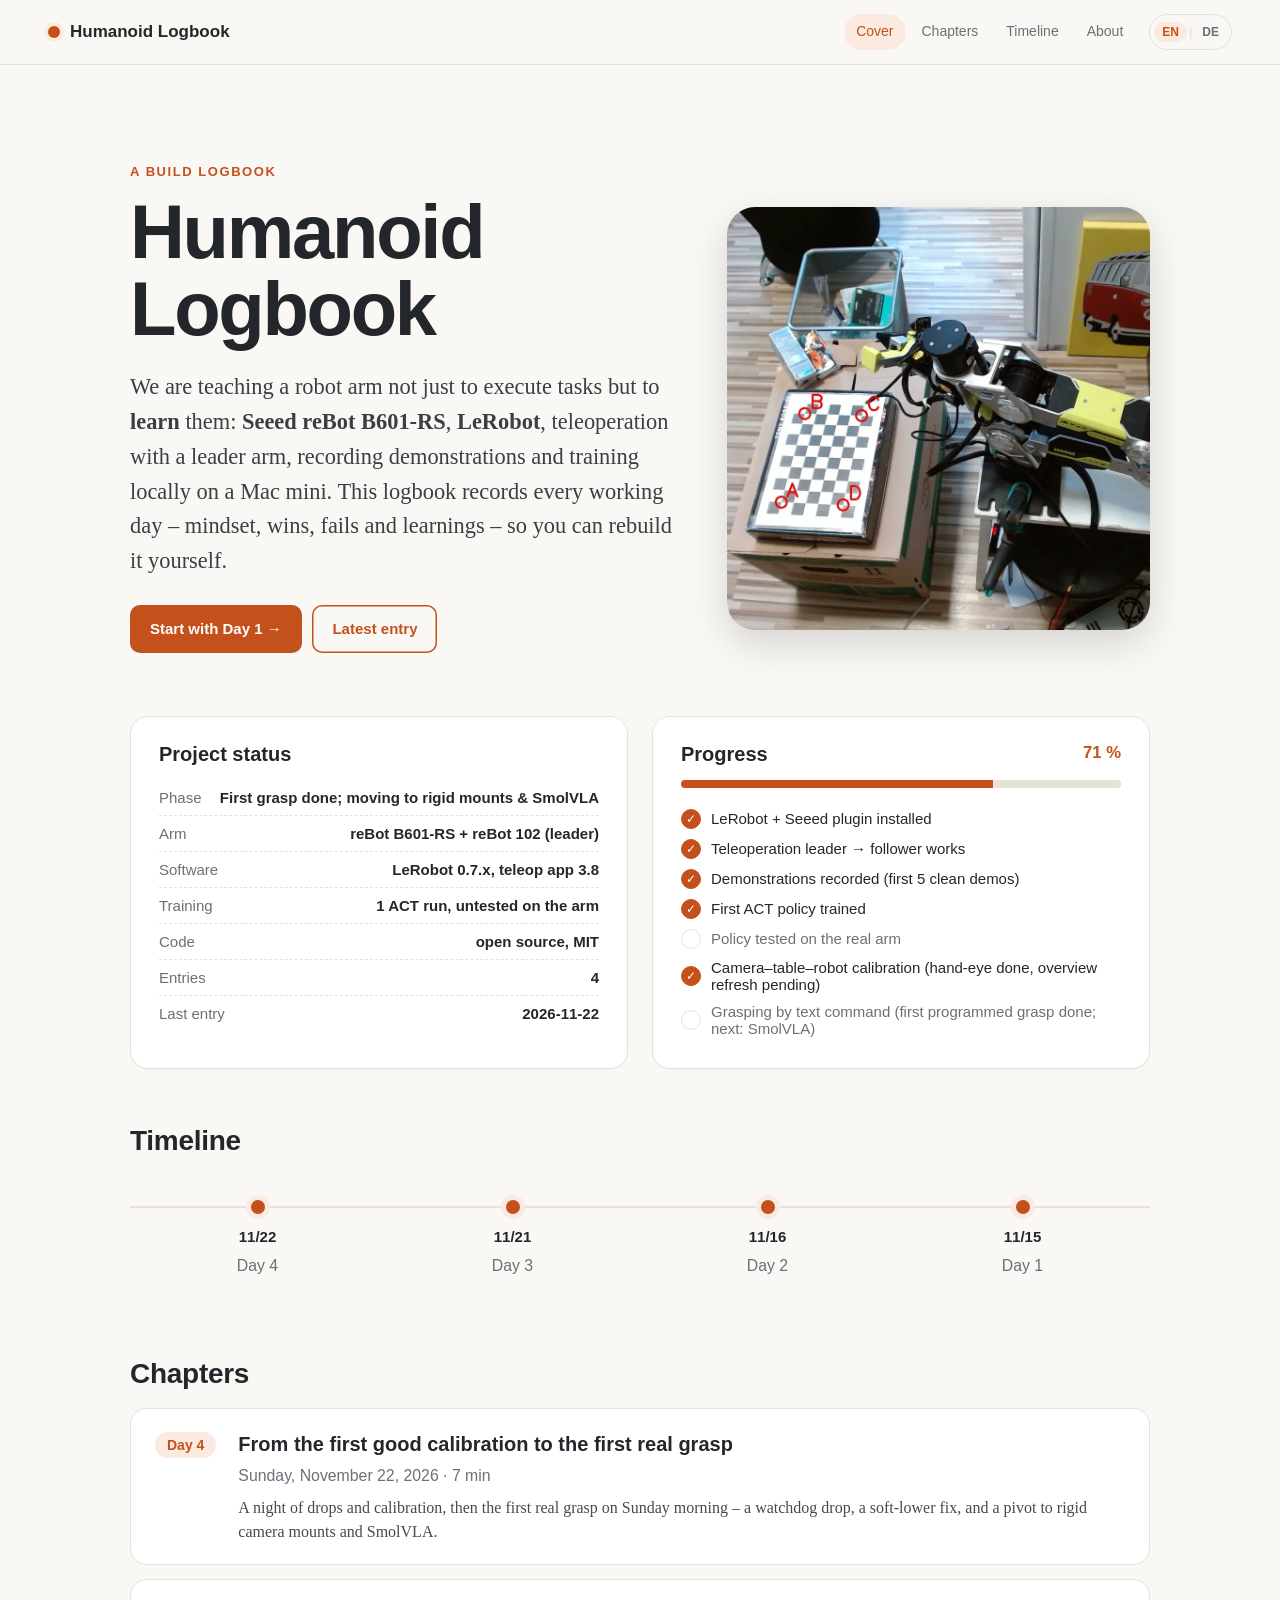
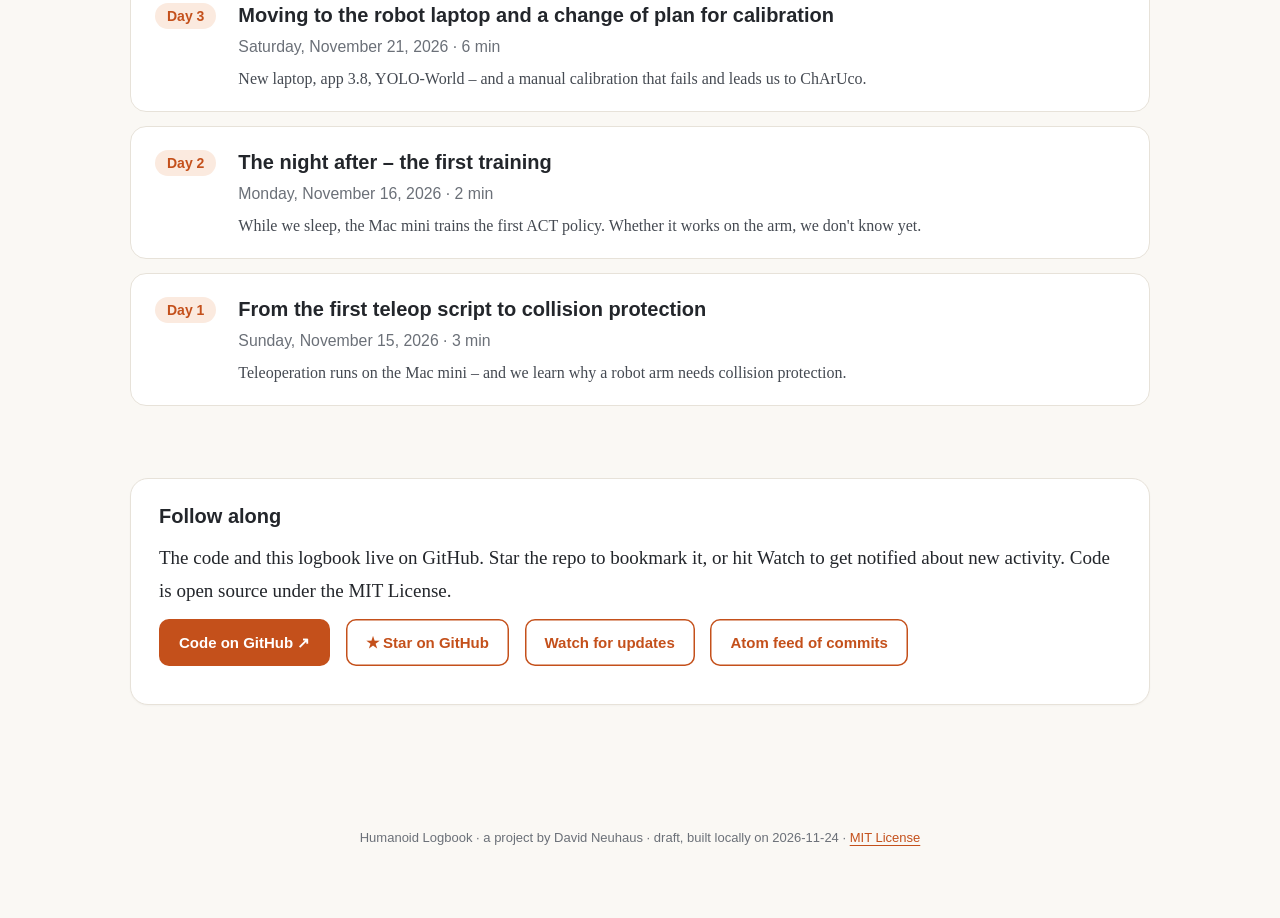
<file: site/index.html>
<!doctype html><html lang="en"><head><meta charset="utf-8"><meta name="viewport" content="width=device-width,initial-scale=1">
<title>Humanoid Logbook</title><meta name="description" content="We are teaching a robot arm not just to execute tasks but to **learn** them: **Seeed reBot B601-RS**, **LeRobot**, teleoperation with a leader arm, recording demonstrations and training locally on a Mac mini. This logbook records every working day – mindset, wins, fails and learnings – so you can rebuild it yourself."><link rel="stylesheet" href="assets/style.css"></head>
<body><header class="top"><a class="brand" href="index.html"><span class="dot"></span>Humanoid Logbook</a><nav><a href="index.html" class=on>Cover</a><a href="index.html#kapitel">Chapters</a><a href="index.html#zeitleiste">Timeline</a><a href="about.html">About</a><span class="lang"><a href="index.html" class=on hreflang="en" lang="en">EN</a><i>|</i><a href="de/index.html" hreflang="de" lang="de">DE</a></span></nav></header>
<main><section class="cover"><div class="cover-text"><p class="kicker">A build logbook</p><h1>Humanoid Logbook</h1><p class="lede">We are teaching a robot arm not just to execute tasks but to <strong>learn</strong> them: <strong>Seeed reBot B601-RS</strong>, <strong>LeRobot</strong>, teleoperation with a leader arm, recording demonstrations and training locally on a Mac mini. This logbook records every working day – mindset, wins, fails and learnings – so you can rebuild it yourself.</p><p class="cta"><a class="btn" href="tag/2026-11-15.html">Start with Day 1 →</a> <a class="btn ghost" href="tag/2026-11-22.html">Latest entry</a></p></div><div class="cover-img"><img src="media/cover.webp" alt=""></div></section>
<section class="wrap"><div class="grid2"><div class="card stand"><h2>Project status</h2><ul class="facts"><li><span>Phase</span><strong>First grasp done; moving to rigid mounts &amp; SmolVLA</strong></li><li><span>Arm</span><strong>reBot B601-RS + reBot 102 (leader)</strong></li><li><span>Software</span><strong>LeRobot 0.7.x, teleop app 3.8</strong></li><li><span>Training</span><strong>1 ACT run, untested on the arm</strong></li><li><span>Code</span><strong>open source, MIT</strong></li><li><span>Entries</span><strong>4</strong></li><li><span>Last entry</span><strong>2026-11-22</strong></li></ul></div>
<div class="card"><h2>Progress <small>71 %</small></h2><div class="bar"><i style="width:71%"></i></div><ul class="ms"><li class="done"><span class="chk">✓</span>LeRobot + Seeed plugin installed</li><li class="done"><span class="chk">✓</span>Teleoperation leader → follower works</li><li class="done"><span class="chk">✓</span>Demonstrations recorded (first 5 clean demos)</li><li class="done"><span class="chk">✓</span>First ACT policy trained</li><li class=""><span class="chk"></span>Policy tested on the real arm</li><li class="done"><span class="chk">✓</span>Camera–table–robot calibration (hand-eye done, overview refresh pending)</li><li class=""><span class="chk"></span>Grasping by text command (first programmed grasp done; next: SmolVLA)</li></ul></div></div>
<h2 id="zeitleiste" class="sh">Timeline</h2><div class="timeline"><a class="node" href="tag/2026-11-22.html"><span class="d"></span><b>11/22</b><small>Day 4</small></a><a class="node" href="tag/2026-11-21.html"><span class="d"></span><b>11/21</b><small>Day 3</small></a><a class="node" href="tag/2026-11-16.html"><span class="d"></span><b>11/16</b><small>Day 2</small></a><a class="node" href="tag/2026-11-15.html"><span class="d"></span><b>11/15</b><small>Day 1</small></a></div>
<h2 id="kapitel" class="sh">Chapters</h2><ol class="chapters"><li><a href="tag/2026-11-22.html"><span class="no">Day 4</span><span class="ct"><strong>From the first good calibration to the first real grasp</strong><small>Sunday, November 22, 2026 · 7 min</small><span class="sum">A night of drops and calibration, then the first real grasp on Sunday morning – a watchdog drop, a soft-lower fix, and a pivot to rigid camera mounts and SmolVLA.</span></span></a></li><li><a href="tag/2026-11-21.html"><span class="no">Day 3</span><span class="ct"><strong>Moving to the robot laptop and a change of plan for calibration</strong><small>Saturday, November 21, 2026 · 6 min</small><span class="sum">New laptop, app 3.8, YOLO-World – and a manual calibration that fails and leads us to ChArUco.</span></span></a></li><li><a href="tag/2026-11-16.html"><span class="no">Day 2</span><span class="ct"><strong>The night after – the first training</strong><small>Monday, November 16, 2026 · 2 min</small><span class="sum">While we sleep, the Mac mini trains the first ACT policy. Whether it works on the arm, we don't know yet.</span></span></a></li><li><a href="tag/2026-11-15.html"><span class="no">Day 1</span><span class="ct"><strong>From the first teleop script to collision protection</strong><small>Sunday, November 15, 2026 · 3 min</small><span class="sum">Teleoperation runs on the Mac mini – and we learn why a robot arm needs collision protection.</span></span></a></li></ol></section></main>
<section class="wrap follow"><div class="card"><h2>Follow along</h2><p>The code and this logbook live on GitHub. Star the repo to bookmark it, or hit Watch to get notified about new activity. Code is open source under the MIT License.</p><p class="code-links"><a class="btn" href="https://github.com/davidneuhaus/rebot-B601-RS">Code on GitHub ↗</a> <a class="btn ghost" href="https://github.com/davidneuhaus/rebot-B601-RS/stargazers">★ Star on GitHub</a> <a class="btn ghost" href="https://github.com/davidneuhaus/rebot-B601-RS/subscription">Watch for updates</a> <a class="btn ghost" href="https://github.com/davidneuhaus/rebot-B601-RS/commits/main.atom">Atom feed of commits</a></p></div></section>
<footer><p>Humanoid Logbook · a project by David Neuhaus · draft, built locally on 2026-11-24 · <a href="https://github.com/davidneuhaus/rebot-B601-RS/blob/main/LICENSE">MIT License</a></p></footer>
<script src="assets/app.js"></script></body></html>
</file>
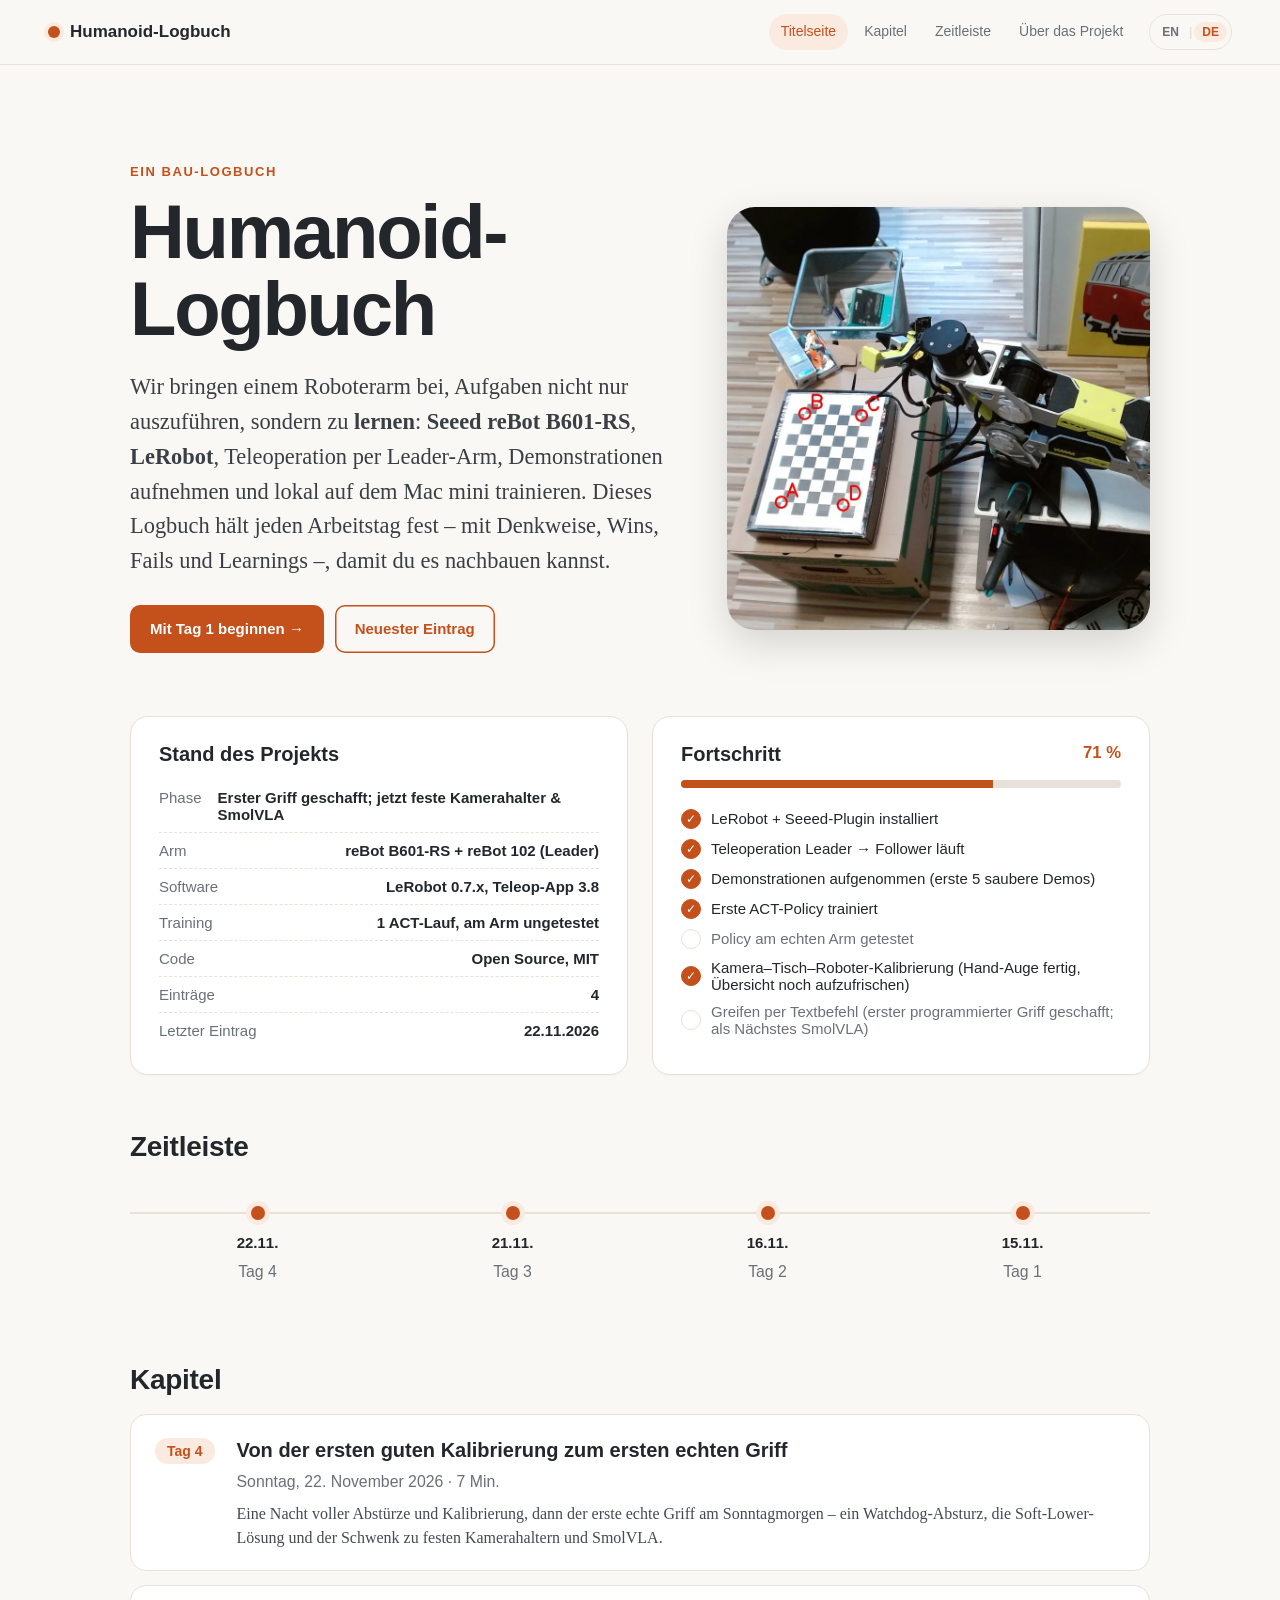
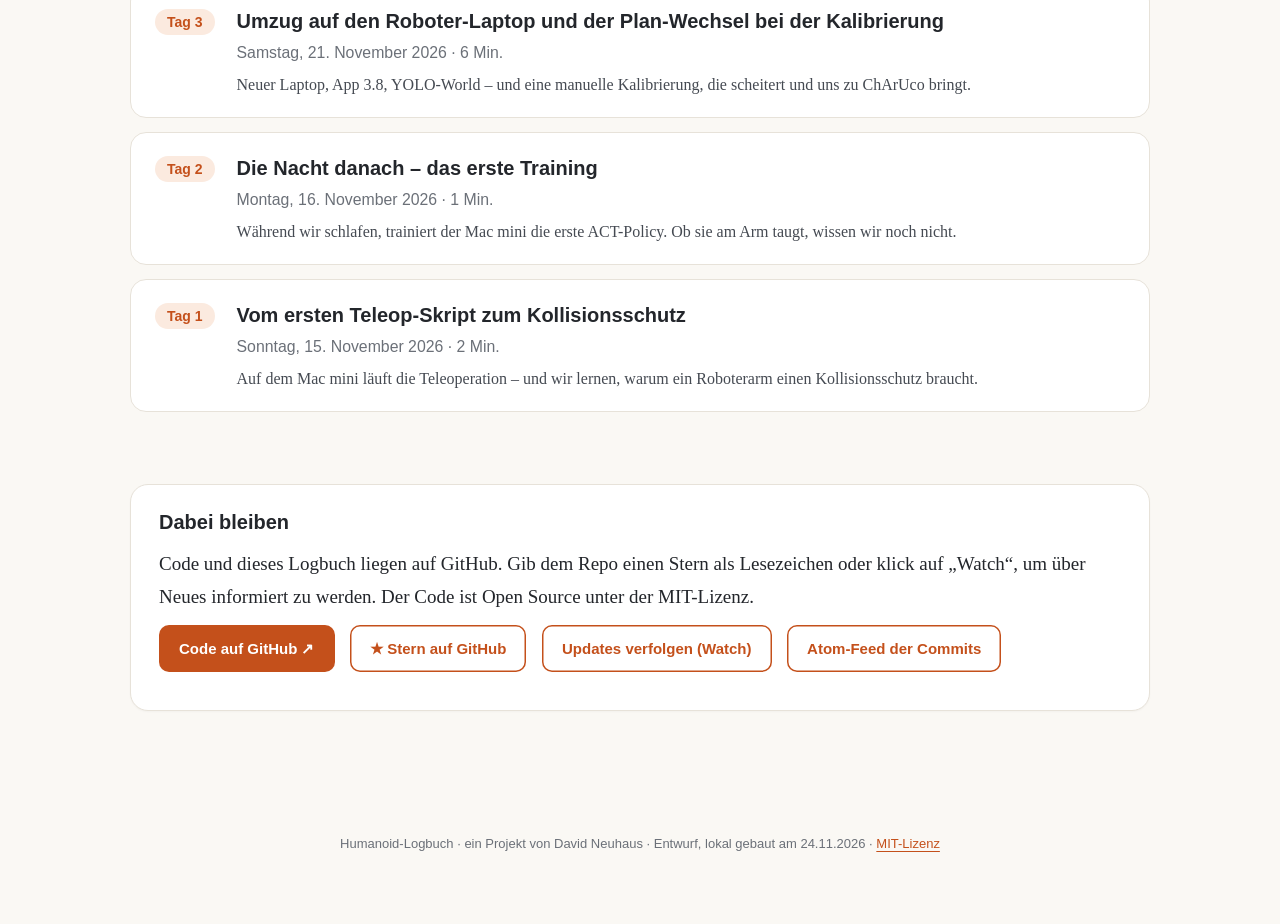
<file: site/de/index.html>
<!doctype html><html lang="de"><head><meta charset="utf-8"><meta name="viewport" content="width=device-width,initial-scale=1">
<title>Humanoid-Logbuch</title><meta name="description" content="Wir bringen einem Roboterarm bei, Aufgaben nicht nur auszuführen, sondern zu **lernen**: **Seeed reBot B601-RS**, **LeRobot**, Teleoperation per Leader-Arm, Demonstrationen aufnehmen und lokal auf dem Mac mini trainieren. Dieses Logbuch hält jeden Arbeitstag fest – mit Denkweise, Wins, Fails und Learnings –, damit du es nachbauen kannst."><link rel="stylesheet" href="../assets/style.css"></head>
<body><header class="top"><a class="brand" href="index.html"><span class="dot"></span>Humanoid-Logbuch</a><nav><a href="index.html" class=on>Titelseite</a><a href="index.html#kapitel">Kapitel</a><a href="index.html#zeitleiste">Zeitleiste</a><a href="about.html">Über das Projekt</a><span class="lang"><a href="../index.html" hreflang="en" lang="en">EN</a><i>|</i><a href="index.html" class=on hreflang="de" lang="de">DE</a></span></nav></header>
<main><section class="cover"><div class="cover-text"><p class="kicker">Ein Bau-Logbuch</p><h1>Humanoid-Logbuch</h1><p class="lede">Wir bringen einem Roboterarm bei, Aufgaben nicht nur auszuführen, sondern zu <strong>lernen</strong>: <strong>Seeed reBot B601-RS</strong>, <strong>LeRobot</strong>, Teleoperation per Leader-Arm, Demonstrationen aufnehmen und lokal auf dem Mac mini trainieren. Dieses Logbuch hält jeden Arbeitstag fest – mit Denkweise, Wins, Fails und Learnings –, damit du es nachbauen kannst.</p><p class="cta"><a class="btn" href="tag/2026-11-15.html">Mit Tag 1 beginnen →</a> <a class="btn ghost" href="tag/2026-11-22.html">Neuester Eintrag</a></p></div><div class="cover-img"><img src="../media/cover.webp" alt=""></div></section>
<section class="wrap"><div class="grid2"><div class="card stand"><h2>Stand des Projekts</h2><ul class="facts"><li><span>Phase</span><strong>Erster Griff geschafft; jetzt feste Kamerahalter &amp; SmolVLA</strong></li><li><span>Arm</span><strong>reBot B601-RS + reBot 102 (Leader)</strong></li><li><span>Software</span><strong>LeRobot 0.7.x, Teleop-App 3.8</strong></li><li><span>Training</span><strong>1 ACT-Lauf, am Arm ungetestet</strong></li><li><span>Code</span><strong>Open Source, MIT</strong></li><li><span>Einträge</span><strong>4</strong></li><li><span>Letzter Eintrag</span><strong>22.11.2026</strong></li></ul></div>
<div class="card"><h2>Fortschritt <small>71 %</small></h2><div class="bar"><i style="width:71%"></i></div><ul class="ms"><li class="done"><span class="chk">✓</span>LeRobot + Seeed-Plugin installiert</li><li class="done"><span class="chk">✓</span>Teleoperation Leader → Follower läuft</li><li class="done"><span class="chk">✓</span>Demonstrationen aufgenommen (erste 5 saubere Demos)</li><li class="done"><span class="chk">✓</span>Erste ACT-Policy trainiert</li><li class=""><span class="chk"></span>Policy am echten Arm getestet</li><li class="done"><span class="chk">✓</span>Kamera–Tisch–Roboter-Kalibrierung (Hand-Auge fertig, Übersicht noch aufzufrischen)</li><li class=""><span class="chk"></span>Greifen per Textbefehl (erster programmierter Griff geschafft; als Nächstes SmolVLA)</li></ul></div></div>
<h2 id="zeitleiste" class="sh">Zeitleiste</h2><div class="timeline"><a class="node" href="tag/2026-11-22.html"><span class="d"></span><b>22.11.</b><small>Tag 4</small></a><a class="node" href="tag/2026-11-21.html"><span class="d"></span><b>21.11.</b><small>Tag 3</small></a><a class="node" href="tag/2026-11-16.html"><span class="d"></span><b>16.11.</b><small>Tag 2</small></a><a class="node" href="tag/2026-11-15.html"><span class="d"></span><b>15.11.</b><small>Tag 1</small></a></div>
<h2 id="kapitel" class="sh">Kapitel</h2><ol class="chapters"><li><a href="tag/2026-11-22.html"><span class="no">Tag 4</span><span class="ct"><strong>Von der ersten guten Kalibrierung zum ersten echten Griff</strong><small>Sonntag, 22. November 2026 · 7 Min.</small><span class="sum">Eine Nacht voller Abstürze und Kalibrierung, dann der erste echte Griff am Sonntagmorgen – ein Watchdog-Absturz, die Soft-Lower-Lösung und der Schwenk zu festen Kamerahaltern und SmolVLA.</span></span></a></li><li><a href="tag/2026-11-21.html"><span class="no">Tag 3</span><span class="ct"><strong>Umzug auf den Roboter-Laptop und der Plan-Wechsel bei der Kalibrierung</strong><small>Samstag, 21. November 2026 · 6 Min.</small><span class="sum">Neuer Laptop, App 3.8, YOLO-World – und eine manuelle Kalibrierung, die scheitert und uns zu ChArUco bringt.</span></span></a></li><li><a href="tag/2026-11-16.html"><span class="no">Tag 2</span><span class="ct"><strong>Die Nacht danach – das erste Training</strong><small>Montag, 16. November 2026 · 1 Min.</small><span class="sum">Während wir schlafen, trainiert der Mac mini die erste ACT-Policy. Ob sie am Arm taugt, wissen wir noch nicht.</span></span></a></li><li><a href="tag/2026-11-15.html"><span class="no">Tag 1</span><span class="ct"><strong>Vom ersten Teleop-Skript zum Kollisionsschutz</strong><small>Sonntag, 15. November 2026 · 2 Min.</small><span class="sum">Auf dem Mac mini läuft die Teleoperation – und wir lernen, warum ein Roboterarm einen Kollisionsschutz braucht.</span></span></a></li></ol></section></main>
<section class="wrap follow"><div class="card"><h2>Dabei bleiben</h2><p>Code und dieses Logbuch liegen auf GitHub. Gib dem Repo einen Stern als Lesezeichen oder klick auf „Watch“, um über Neues informiert zu werden. Der Code ist Open Source unter der MIT-Lizenz.</p><p class="code-links"><a class="btn" href="https://github.com/davidneuhaus/rebot-B601-RS">Code auf GitHub ↗</a> <a class="btn ghost" href="https://github.com/davidneuhaus/rebot-B601-RS/stargazers">★ Stern auf GitHub</a> <a class="btn ghost" href="https://github.com/davidneuhaus/rebot-B601-RS/subscription">Updates verfolgen (Watch)</a> <a class="btn ghost" href="https://github.com/davidneuhaus/rebot-B601-RS/commits/main.atom">Atom-Feed der Commits</a></p></div></section>
<footer><p>Humanoid-Logbuch · ein Projekt von David Neuhaus · Entwurf, lokal gebaut am 24.11.2026 · <a href="https://github.com/davidneuhaus/rebot-B601-RS/blob/main/LICENSE">MIT-Lizenz</a></p></footer>
<script src="../assets/app.js"></script></body></html>
</file>
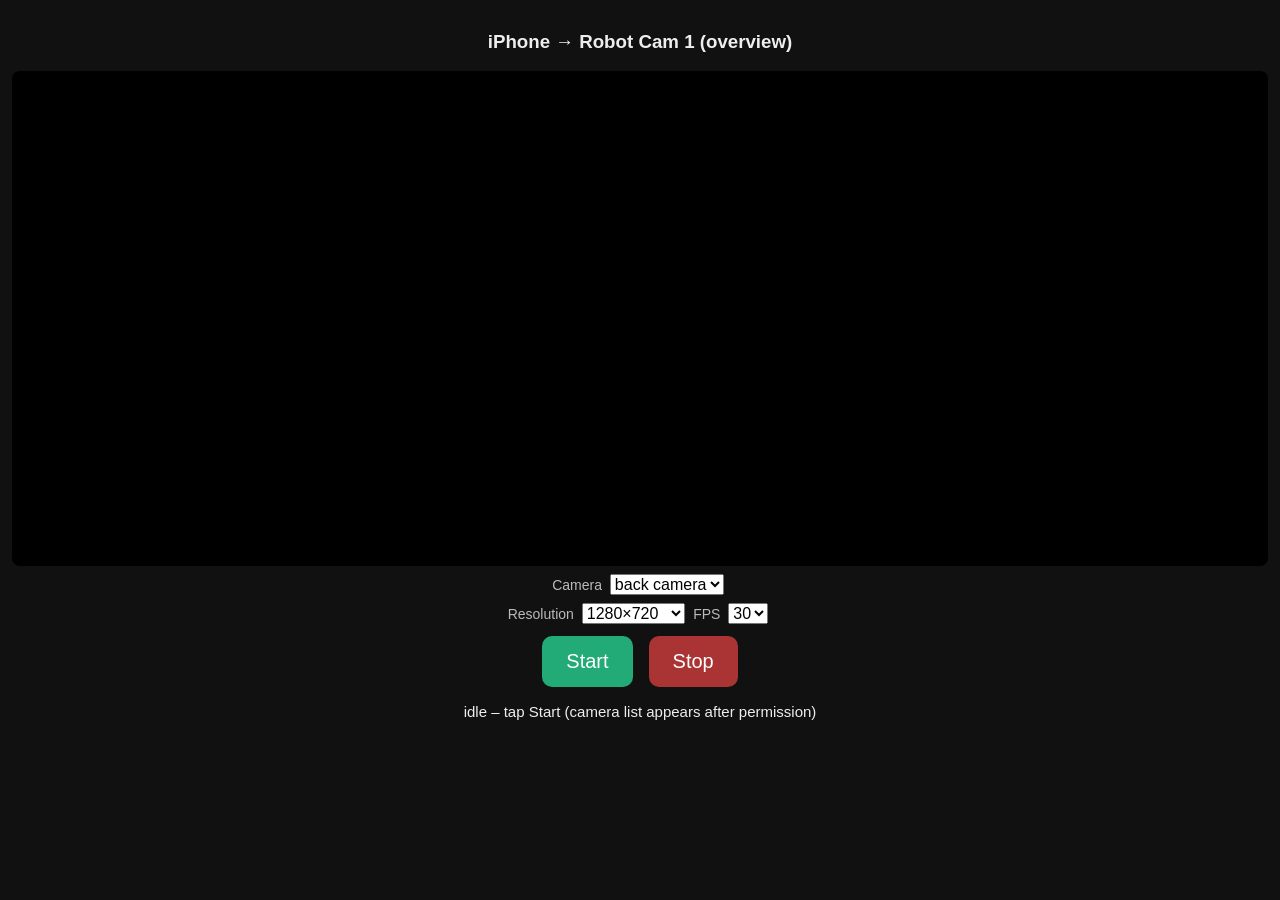
<file: tools/iphone_web_cam/index.html>
<!doctype html>
<html><head><meta charset="utf-8">
<meta name="viewport" content="width=device-width,initial-scale=1">
<title>iPhone Robot Cam</title>
<style>
body{font-family:-apple-system,sans-serif;background:#111;color:#eee;margin:0;padding:12px;text-align:center}
video{width:100%;max-height:55vh;background:#000;border-radius:8px}
button{font-size:20px;padding:14px 24px;margin:8px;border-radius:10px;border:0;background:#2a7;color:#fff}
#stop{background:#a33} #s{font-size:15px;margin-top:8px} #info{font-size:13px;color:#999;margin-top:4px}
select{font-size:16px;margin:4px;max-width:95%}
label{font-size:14px;color:#bbb}
</style></head><body>
<h3 id="h">iPhone &rarr; Robot Cam</h3>
<video id="v" playsinline muted autoplay></video><br>
<label>Camera <select id="dev"><option value="facing:environment" selected>back camera</option><option value="facing:user">front camera</option></select></label><br>
<label>Resolution <select id="res"><option value="640x480">640×480</option><option value="1280x720" selected>1280×720</option><option value="1920x1080">1920×1080</option></select></label>
<label>FPS <select id="fps"><option>15</option><option>24</option><option selected>30</option><option>60</option></select></label><br>
<button id="go">Start</button><button id="stop">Stop</button>
<div id="s">idle – tap Start (camera list appears after permission)</div>
<div id="info"></div>
<script>
// Token (t=...) and channel (cam=1|2) come from the URL and are passed unchanged to the WebSocket.
const $=id=>document.getElementById(id);
const v=$('v'), s=$('s'), info=$('info'), devSel=$('dev'), resSel=$('res'), fpsSel=$('fps');
const CAM=(new URLSearchParams(location.search)).get('cam')==='2'?2:1;
$('h').innerHTML='iPhone &rarr; Robot Cam '+CAM+(CAM===1?' (overview)':' (gripper)');
document.title='Robot Cam '+CAM;
const KEY='robotcam.cam'+CAM;               // choice remembered per channel on this phone
let ws=null, stream=null, timer=null, sent=0, t0=0, busy=false, running=false;
const c=document.createElement('canvas'), g=c.getContext('2d');

function loadPrefs(){ try{return JSON.parse(localStorage.getItem(KEY)||'{}');}catch(e){return {};} }
function savePrefs(){ localStorage.setItem(KEY, JSON.stringify({dev:devSel.value, label:devSel.selectedOptions[0]?.text||'', res:resSel.value, fps:fpsSel.value})); }
(function applyPrefs(){
  const p=loadPrefs();
  if(p.res && [...resSel.options].some(o=>o.value===p.res)) resSel.value=p.res;
  if(p.fps && [...fpsSel.options].some(o=>o.value===p.fps)) fpsSel.value=p.fps;
  if(p.dev){ if(![...devSel.options].some(o=>o.value===p.dev)){ const o=new Option(p.label||'saved camera',p.dev); devSel.add(o);} devSel.value=p.dev; }
})();

function constraints(){
  const [w,h]=resSel.value.split('x').map(Number), fps=+fpsSel.value;
  const video={width:{ideal:w},height:{ideal:h},frameRate:{ideal:fps,max:fps}};
  const d=devSel.value;
  if(d.startsWith('facing:')) video.facingMode={ideal:d.slice(7)};
  else video.deviceId={exact:d};
  return {audio:false, video};
}

async function listCameras(){
  const keep=devSel.value;
  const devs=(await navigator.mediaDevices.enumerateDevices()).filter(d=>d.kind==='videoinput');
  devSel.innerHTML='';
  devs.forEach((d,i)=>devSel.add(new Option(d.label||('camera '+(i+1)), d.deviceId)));
  devSel.add(new Option('back camera (auto)','facing:environment'));
  devSel.add(new Option('front camera (auto)','facing:user'));
  // select the camera that is actually running, else the remembered one
  const cur=stream&&stream.getVideoTracks()[0]?.getSettings().deviceId;
  if(cur && devs.some(d=>d.deviceId===cur)) devSel.value=cur;
  else if([...devSel.options].some(o=>o.value===keep)) devSel.value=keep;
}

async function openCamera(){
  if(stream){stream.getTracks().forEach(t=>t.stop());stream=null;}
  try{ stream=await navigator.mediaDevices.getUserMedia(constraints()); }
  catch(e){
    if(!devSel.value.startsWith('facing:')){            // saved device gone -> fall back to back camera
      s.textContent='saved camera not available, using back camera';
      devSel.value='facing:environment';
      stream=await navigator.mediaDevices.getUserMedia(constraints());
    } else throw e;
  }
  v.srcObject=stream; await v.play();
  await listCameras(); savePrefs(); showInfo();
}

function showInfo(){
  const t=stream&&stream.getVideoTracks()[0]; if(!t) return;
  const st=t.getSettings();
  info.textContent=`camera: ${t.label||'?'} | delivers ${st.width||'?'}×${st.height||'?'} @ ${st.frameRate?Math.round(st.frameRate):'?'} fps`;
}

async function start(){
  stop(true);
  try{ await openCamera(); }catch(e){ s.textContent='camera error: '+e; return; }
  ws=new WebSocket('wss://'+location.host+'/ws'+location.search); ws.binaryType='arraybuffer';
  ws.onopen=()=>{ws.send('hello cam'+CAM+' '+navigator.userAgent); ws.send('camera '+info.textContent); loop();};
  ws.onclose=()=>{ if(running){ s.textContent='disconnected - tap Start'; } clearTimeout(timer); };
  running=true; sent=0; t0=performance.now();
}

// change camera / resolution / fps while streaming: swap the camera, keep the WebSocket
async function changed(){
  savePrefs();
  if(!running) return;
  try{ await openCamera(); sent=0; t0=performance.now(); if(ws&&ws.readyState===1) ws.send('camera '+info.textContent); }
  catch(e){ s.textContent='camera error: '+e; }
}
devSel.onchange=changed; resSel.onchange=changed; fpsSel.onchange=changed;

function loop(){
  const fps=+fpsSel.value;
  timer=setTimeout(loop,1000/fps);
  if(!ws||ws.readyState!==1||busy||!v.videoWidth) return;
  if(ws.bufferedAmount>2e6) return;  // network backpressure
  if(c.width!==v.videoWidth||c.height!==v.videoHeight){c.width=v.videoWidth;c.height=v.videoHeight;}
  g.drawImage(v,0,0);
  busy=true;
  c.toBlob(b=>{busy=false; if(b&&ws&&ws.readyState===1){ws.send(b);sent++;}
    const dt=(performance.now()-t0)/1000;
    s.textContent=`streaming ${v.videoWidth}x${v.videoHeight}  ${(sent/dt).toFixed(1)} fps  (${sent} frames)`;
  },'image/jpeg',0.8);
}
function stop(quiet){running=false; clearTimeout(timer); if(ws){ws.close();ws=null;} if(stream){stream.getTracks().forEach(t=>t.stop());stream=null;} if(!quiet) s.textContent='stopped';}
$('go').onclick=start;
$('stop').onclick=()=>stop(false);
// list cameras right away if permission was already granted earlier (labels are empty otherwise)
navigator.mediaDevices.enumerateDevices().then(ds=>{ if(ds.some(d=>d.kind==='videoinput'&&d.label)) listCameras(); }).catch(()=>{});
// keep screen awake where supported
if('wakeLock' in navigator){document.addEventListener('click',()=>navigator.wakeLock.request('screen').catch(()=>{}),{once:true});}
</script></body></html>
</file>
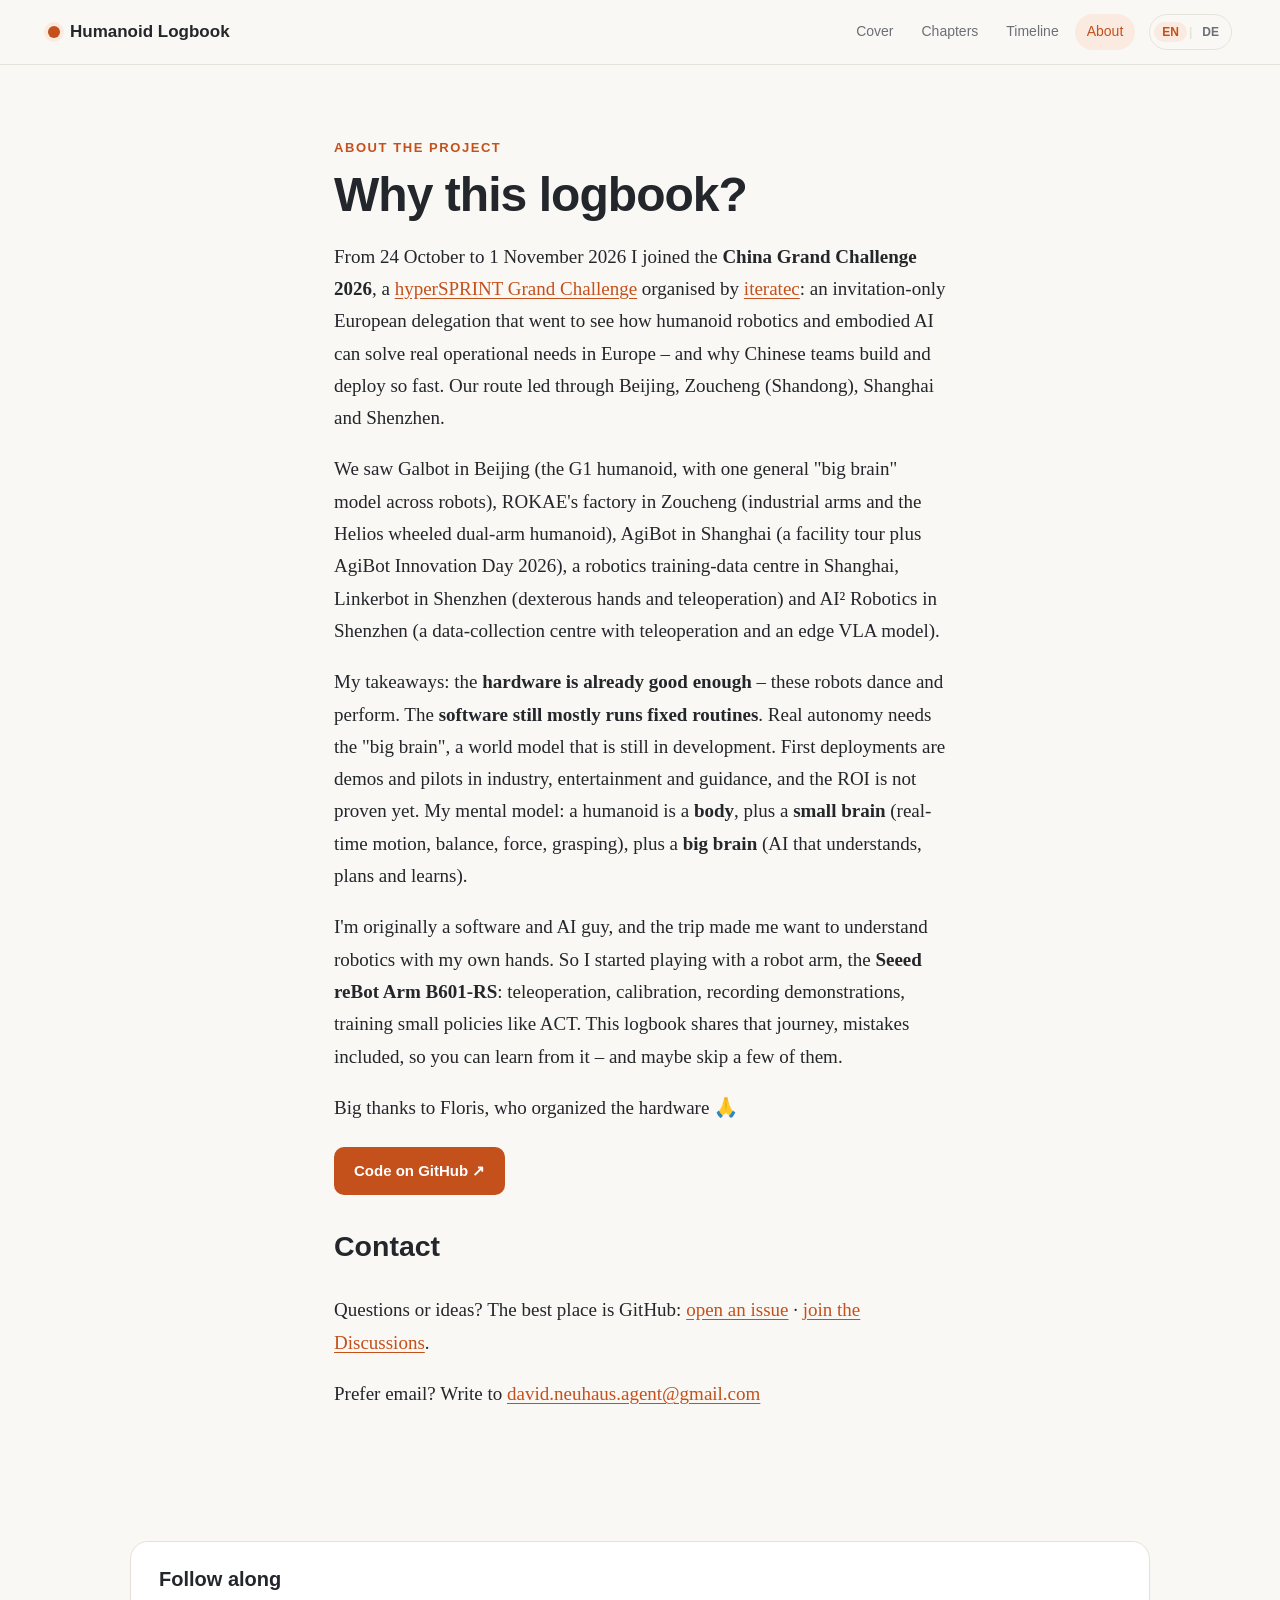
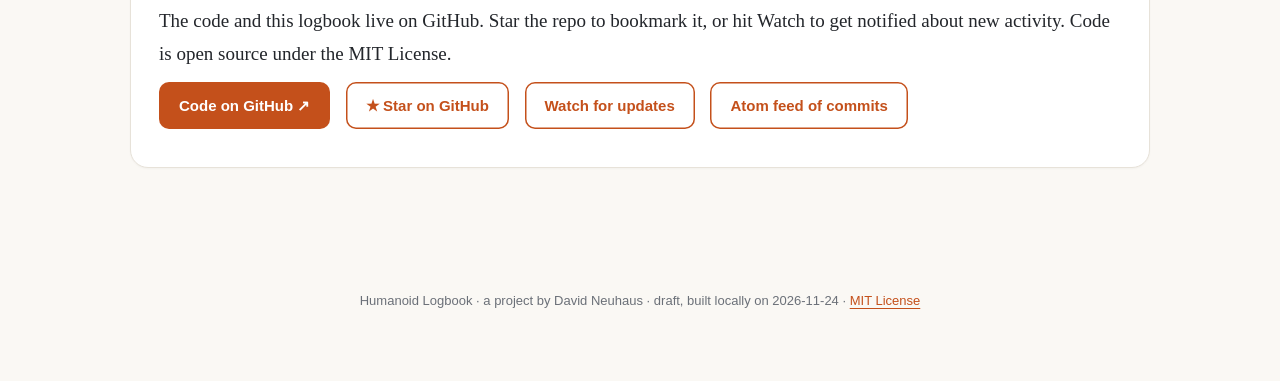
<file: site/about.html>
<!doctype html><html lang="en"><head><meta charset="utf-8"><meta name="viewport" content="width=device-width,initial-scale=1">
<title>About the project – Humanoid Logbook</title><meta name="description" content=""><link rel="stylesheet" href="assets/style.css"></head>
<body><header class="top"><a class="brand" href="index.html"><span class="dot"></span>Humanoid Logbook</a><nav><a href="index.html">Cover</a><a href="index.html#kapitel">Chapters</a><a href="index.html#zeitleiste">Timeline</a><a href="about.html" class=on>About</a><span class="lang"><a href="about.html" class=on hreflang="en" lang="en">EN</a><i>|</i><a href="de/about.html" hreflang="de" lang="de">DE</a></span></nav></header>
<main class="wrap narrow"><article class="entry"><header class="entry-head"><p class="kicker">About the project</p><h1>Why this logbook?</h1></header>
<p>From 24 October to 1 November 2026 I joined the <strong>China Grand Challenge 2026</strong>, a <a href="https://www.hypersprint.app/grand-challenge">hyperSPRINT Grand Challenge</a> organised by <a href="https://www.iteratec.com">iteratec</a>: an invitation-only European delegation that went to see how humanoid robotics and embodied AI can solve real operational needs in Europe – and why Chinese teams build and deploy so fast. Our route led through Beijing, Zoucheng (Shandong), Shanghai and Shenzhen.</p>
<p>We saw Galbot in Beijing (the G1 humanoid, with one general "big brain" model across robots), ROKAE's factory in Zoucheng (industrial arms and the Helios wheeled dual-arm humanoid), AgiBot in Shanghai (a facility tour plus AgiBot Innovation Day 2026), a robotics training-data centre in Shanghai, Linkerbot in Shenzhen (dexterous hands and teleoperation) and AI² Robotics in Shenzhen (a data-collection centre with teleoperation and an edge VLA model).</p>
<p>My takeaways: the <strong>hardware is already good enough</strong> – these robots dance and perform. The <strong>software still mostly runs fixed routines</strong>. Real autonomy needs the "big brain", a world model that is still in development. First deployments are demos and pilots in industry, entertainment and guidance, and the ROI is not proven yet. My mental model: a humanoid is a <strong>body</strong>, plus a <strong>small brain</strong> (real-time motion, balance, force, grasping), plus a <strong>big brain</strong> (AI that understands, plans and learns).</p>
<p>I'm originally a software and AI guy, and the trip made me want to understand robotics with my own hands. So I started playing with a robot arm, the <strong>Seeed reBot Arm B601-RS</strong>: teleoperation, calibration, recording demonstrations, training small policies like ACT. This logbook shares that journey, mistakes included, so you can learn from it – and maybe skip a few of them.</p>
<p>Big thanks to Floris, who organized the hardware 🙏</p><p><a class="btn" href="https://github.com/davidneuhaus/rebot-B601-RS">Code on GitHub ↗</a></p><h2>Contact</h2><p>Questions or ideas? The best place is GitHub: <a href="https://github.com/davidneuhaus/rebot-B601-RS/issues">open an issue</a> · <a href="https://github.com/davidneuhaus/rebot-B601-RS/discussions">join the Discussions</a>.</p><p>Prefer email? Write to <span class="obf" data-u="tnega.suahuen.divad" data-d="moc.liamg">david.neuhaus.agent [at] gmail [dot] com</span></p><script>document.querySelectorAll('.obf').forEach(function(e){var r=function(x){return x.split('').reverse().join('')};var a=r(e.dataset.u)+String.fromCharCode(64)+r(e.dataset.d);var l=document.createElement('a');l.href='mail'+'to:'+a;l.textContent=a;e.replaceWith(l)})</script></article></main>
<section class="wrap follow"><div class="card"><h2>Follow along</h2><p>The code and this logbook live on GitHub. Star the repo to bookmark it, or hit Watch to get notified about new activity. Code is open source under the MIT License.</p><p class="code-links"><a class="btn" href="https://github.com/davidneuhaus/rebot-B601-RS">Code on GitHub ↗</a> <a class="btn ghost" href="https://github.com/davidneuhaus/rebot-B601-RS/stargazers">★ Star on GitHub</a> <a class="btn ghost" href="https://github.com/davidneuhaus/rebot-B601-RS/subscription">Watch for updates</a> <a class="btn ghost" href="https://github.com/davidneuhaus/rebot-B601-RS/commits/main.atom">Atom feed of commits</a></p></div></section>
<footer><p>Humanoid Logbook · a project by David Neuhaus · draft, built locally on 2026-11-24 · <a href="https://github.com/davidneuhaus/rebot-B601-RS/blob/main/LICENSE">MIT License</a></p></footer>
<script src="assets/app.js"></script></body></html>
</file>
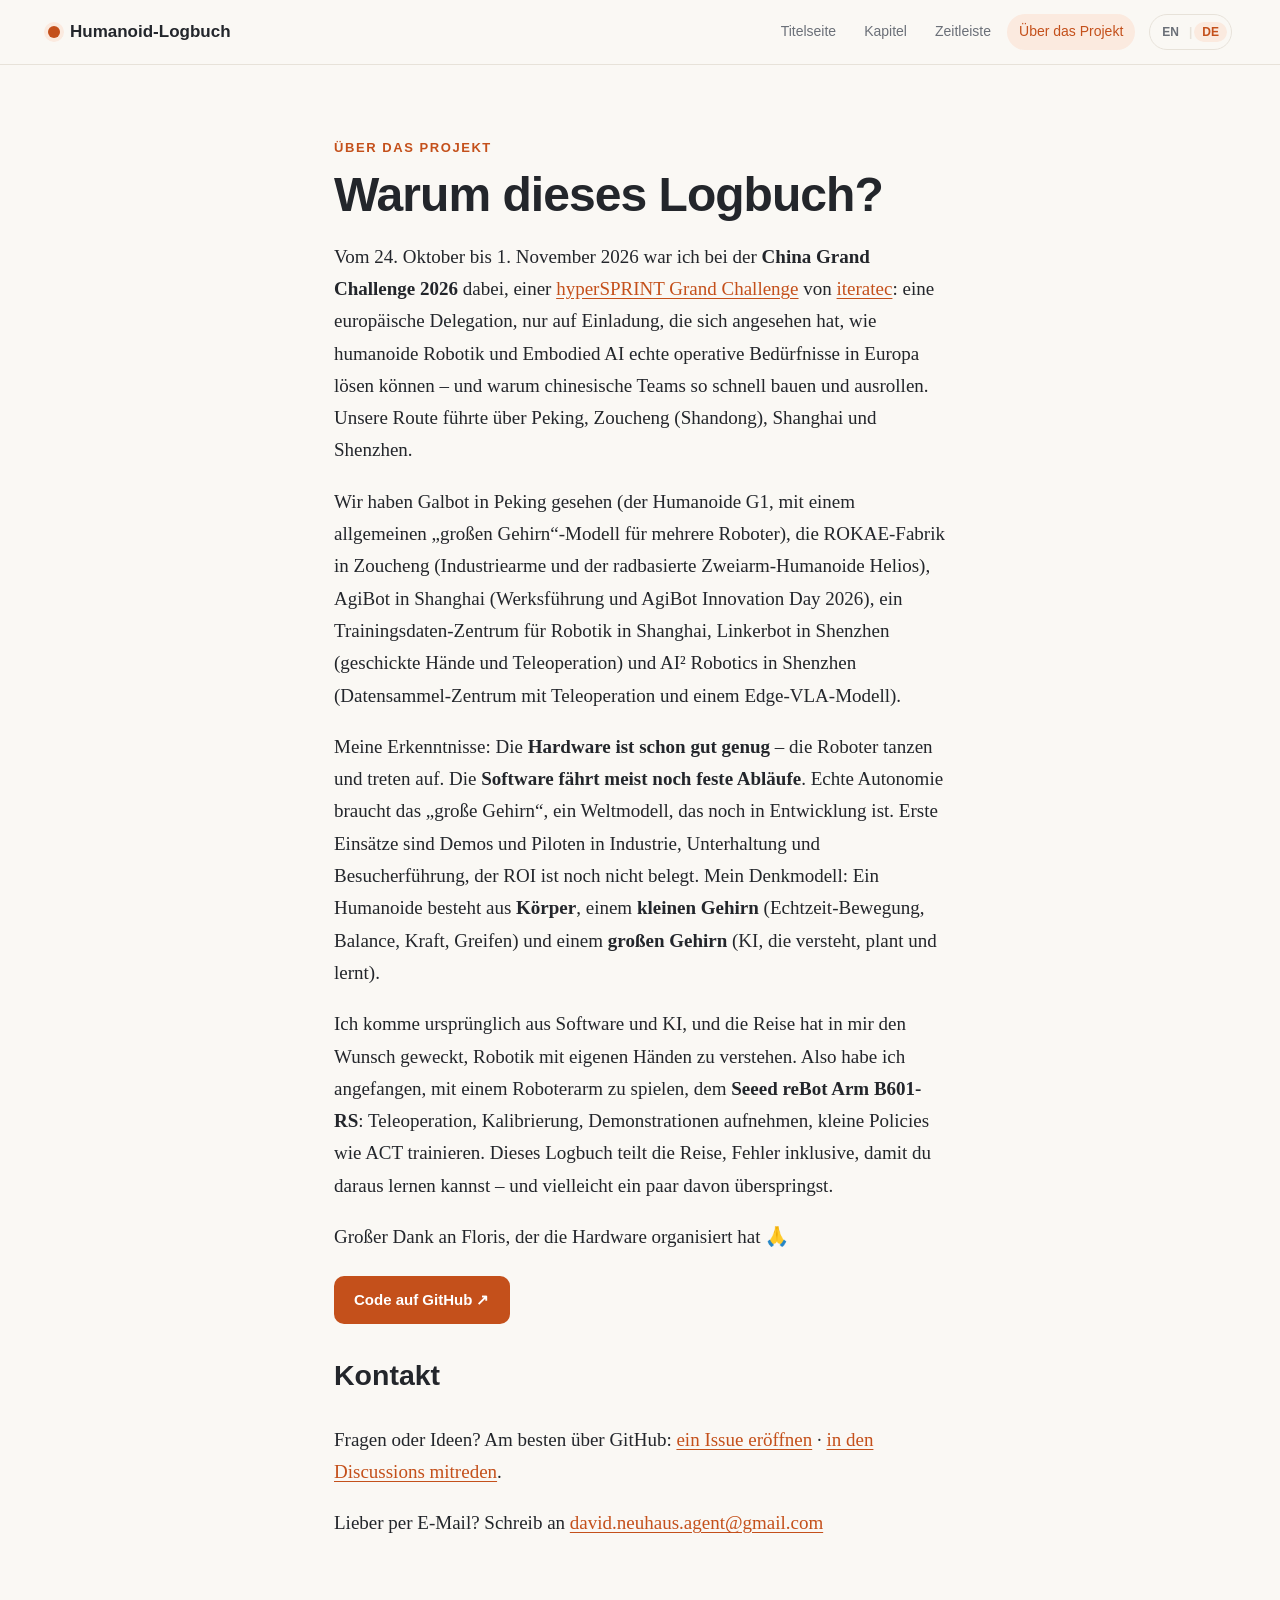
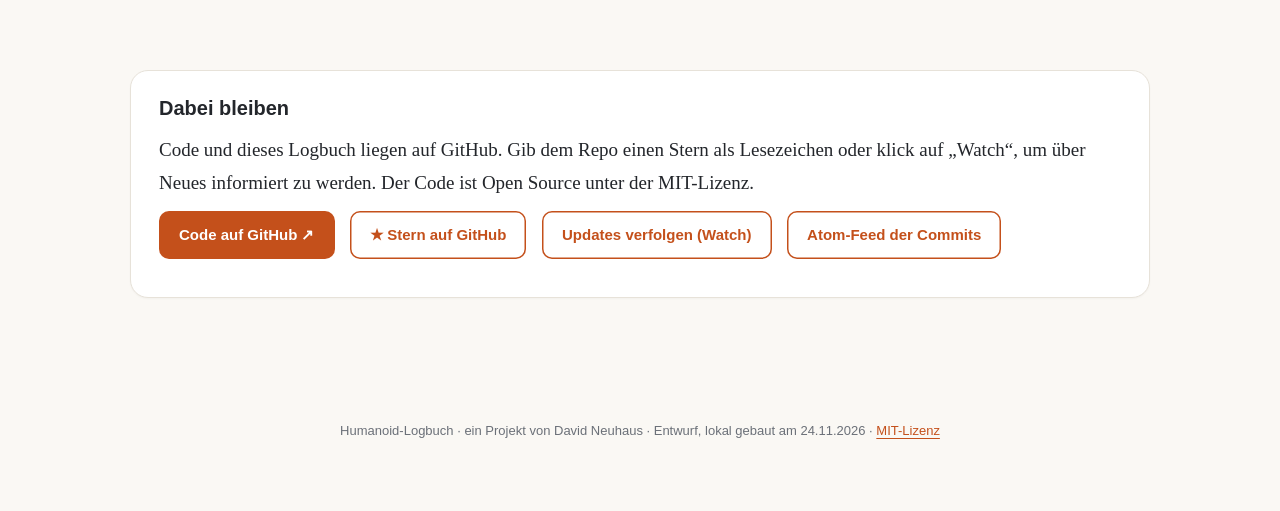
<file: site/de/about.html>
<!doctype html><html lang="de"><head><meta charset="utf-8"><meta name="viewport" content="width=device-width,initial-scale=1">
<title>Über das Projekt – Humanoid-Logbuch</title><meta name="description" content=""><link rel="stylesheet" href="../assets/style.css"></head>
<body><header class="top"><a class="brand" href="index.html"><span class="dot"></span>Humanoid-Logbuch</a><nav><a href="index.html">Titelseite</a><a href="index.html#kapitel">Kapitel</a><a href="index.html#zeitleiste">Zeitleiste</a><a href="about.html" class=on>Über das Projekt</a><span class="lang"><a href="../about.html" hreflang="en" lang="en">EN</a><i>|</i><a href="about.html" class=on hreflang="de" lang="de">DE</a></span></nav></header>
<main class="wrap narrow"><article class="entry"><header class="entry-head"><p class="kicker">Über das Projekt</p><h1>Warum dieses Logbuch?</h1></header>
<p>Vom 24. Oktober bis 1. November 2026 war ich bei der <strong>China Grand Challenge 2026</strong> dabei, einer <a href="https://www.hypersprint.app/grand-challenge">hyperSPRINT Grand Challenge</a> von <a href="https://www.iteratec.com">iteratec</a>: eine europäische Delegation, nur auf Einladung, die sich angesehen hat, wie humanoide Robotik und Embodied AI echte operative Bedürfnisse in Europa lösen können – und warum chinesische Teams so schnell bauen und ausrollen. Unsere Route führte über Peking, Zoucheng (Shandong), Shanghai und Shenzhen.</p>
<p>Wir haben Galbot in Peking gesehen (der Humanoide G1, mit einem allgemeinen „großen Gehirn“-Modell für mehrere Roboter), die ROKAE-Fabrik in Zoucheng (Industriearme und der radbasierte Zweiarm-Humanoide Helios), AgiBot in Shanghai (Werksführung und AgiBot Innovation Day 2026), ein Trainingsdaten-Zentrum für Robotik in Shanghai, Linkerbot in Shenzhen (geschickte Hände und Teleoperation) und AI² Robotics in Shenzhen (Datensammel-Zentrum mit Teleoperation und einem Edge-VLA-Modell).</p>
<p>Meine Erkenntnisse: Die <strong>Hardware ist schon gut genug</strong> – die Roboter tanzen und treten auf. Die <strong>Software fährt meist noch feste Abläufe</strong>. Echte Autonomie braucht das „große Gehirn“, ein Weltmodell, das noch in Entwicklung ist. Erste Einsätze sind Demos und Piloten in Industrie, Unterhaltung und Besucherführung, der ROI ist noch nicht belegt. Mein Denkmodell: Ein Humanoide besteht aus <strong>Körper</strong>, einem <strong>kleinen Gehirn</strong> (Echtzeit-Bewegung, Balance, Kraft, Greifen) und einem <strong>großen Gehirn</strong> (KI, die versteht, plant und lernt).</p>
<p>Ich komme ursprünglich aus Software und KI, und die Reise hat in mir den Wunsch geweckt, Robotik mit eigenen Händen zu verstehen. Also habe ich angefangen, mit einem Roboterarm zu spielen, dem <strong>Seeed reBot Arm B601-RS</strong>: Teleoperation, Kalibrierung, Demonstrationen aufnehmen, kleine Policies wie ACT trainieren. Dieses Logbuch teilt die Reise, Fehler inklusive, damit du daraus lernen kannst – und vielleicht ein paar davon überspringst.</p>
<p>Großer Dank an Floris, der die Hardware organisiert hat 🙏</p><p><a class="btn" href="https://github.com/davidneuhaus/rebot-B601-RS">Code auf GitHub ↗</a></p><h2>Kontakt</h2><p>Fragen oder Ideen? Am besten über GitHub: <a href="https://github.com/davidneuhaus/rebot-B601-RS/issues">ein Issue eröffnen</a> · <a href="https://github.com/davidneuhaus/rebot-B601-RS/discussions">in den Discussions mitreden</a>.</p><p>Lieber per E-Mail? Schreib an <span class="obf" data-u="tnega.suahuen.divad" data-d="moc.liamg">david.neuhaus.agent [at] gmail [dot] com</span></p><script>document.querySelectorAll('.obf').forEach(function(e){var r=function(x){return x.split('').reverse().join('')};var a=r(e.dataset.u)+String.fromCharCode(64)+r(e.dataset.d);var l=document.createElement('a');l.href='mail'+'to:'+a;l.textContent=a;e.replaceWith(l)})</script></article></main>
<section class="wrap follow"><div class="card"><h2>Dabei bleiben</h2><p>Code und dieses Logbuch liegen auf GitHub. Gib dem Repo einen Stern als Lesezeichen oder klick auf „Watch“, um über Neues informiert zu werden. Der Code ist Open Source unter der MIT-Lizenz.</p><p class="code-links"><a class="btn" href="https://github.com/davidneuhaus/rebot-B601-RS">Code auf GitHub ↗</a> <a class="btn ghost" href="https://github.com/davidneuhaus/rebot-B601-RS/stargazers">★ Stern auf GitHub</a> <a class="btn ghost" href="https://github.com/davidneuhaus/rebot-B601-RS/subscription">Updates verfolgen (Watch)</a> <a class="btn ghost" href="https://github.com/davidneuhaus/rebot-B601-RS/commits/main.atom">Atom-Feed der Commits</a></p></div></section>
<footer><p>Humanoid-Logbuch · ein Projekt von David Neuhaus · Entwurf, lokal gebaut am 24.11.2026 · <a href="https://github.com/davidneuhaus/rebot-B601-RS/blob/main/LICENSE">MIT-Lizenz</a></p></footer>
<script src="../assets/app.js"></script></body></html>
</file>
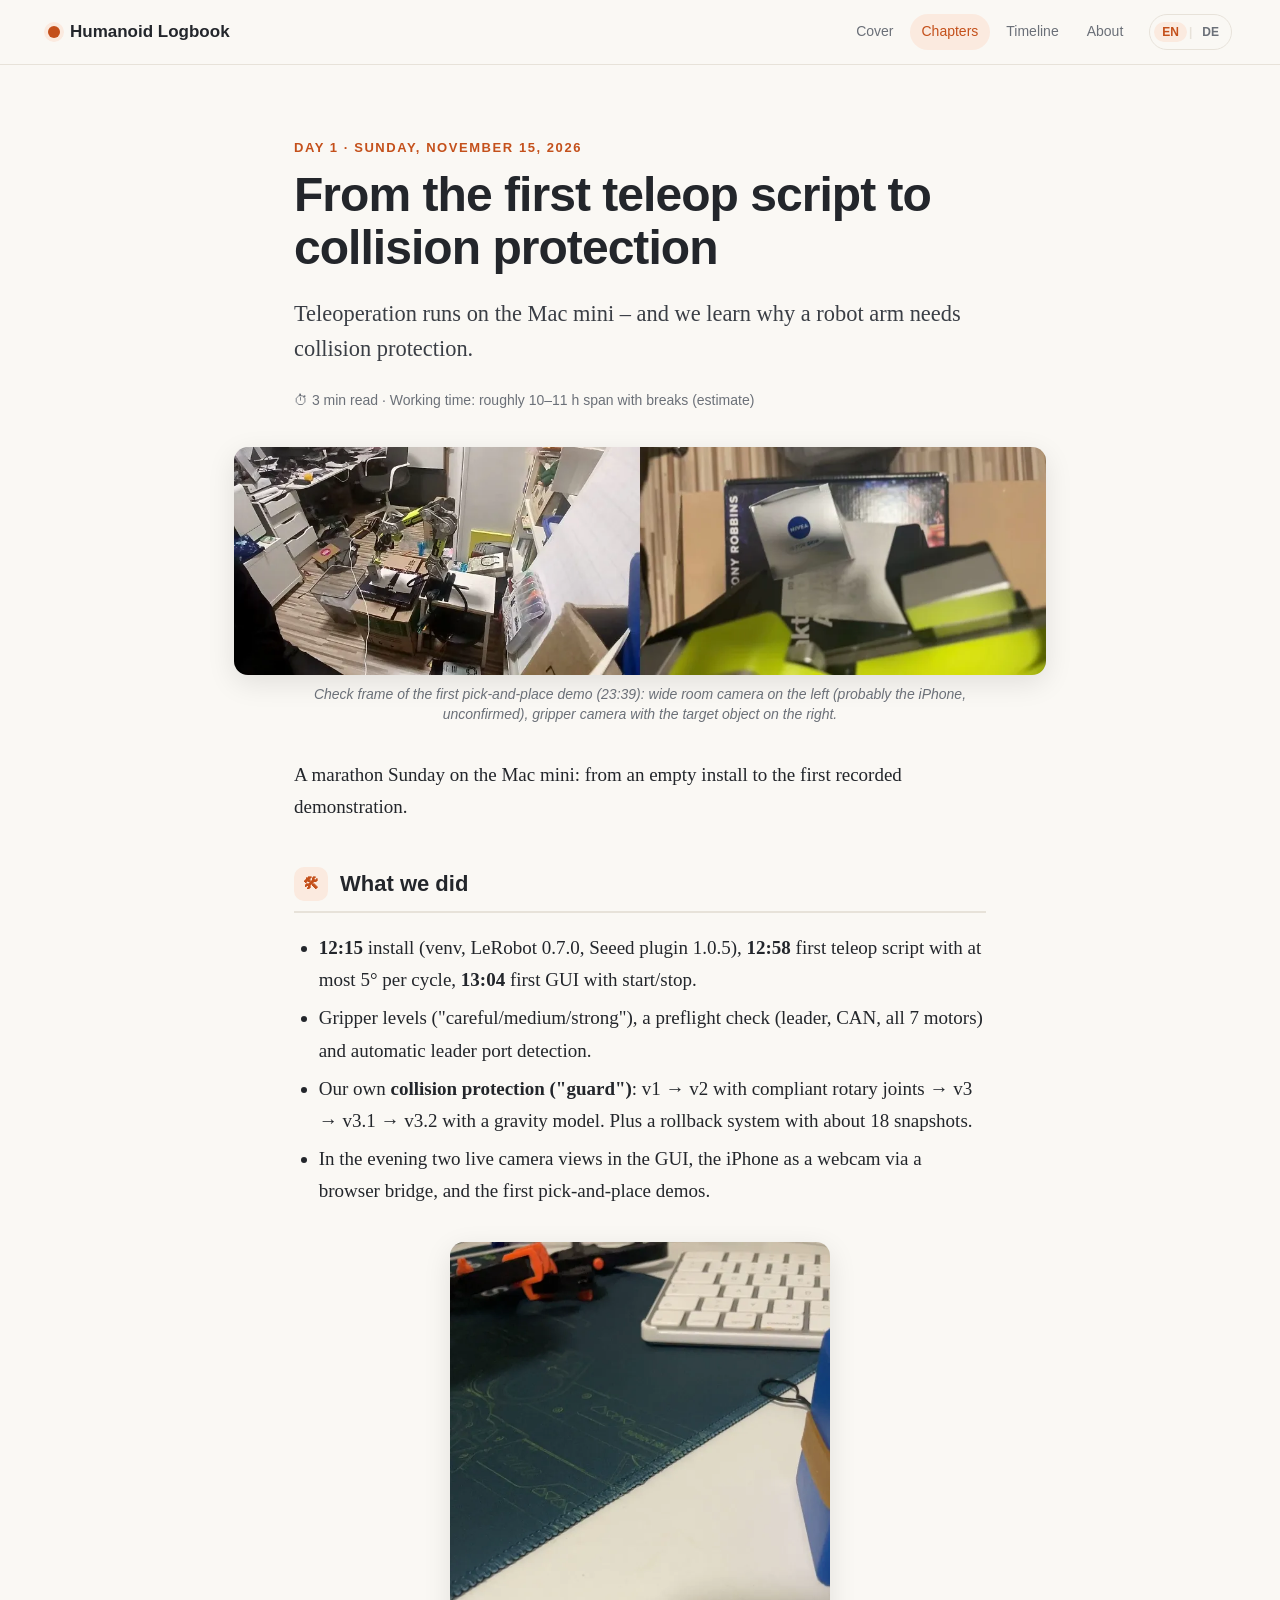
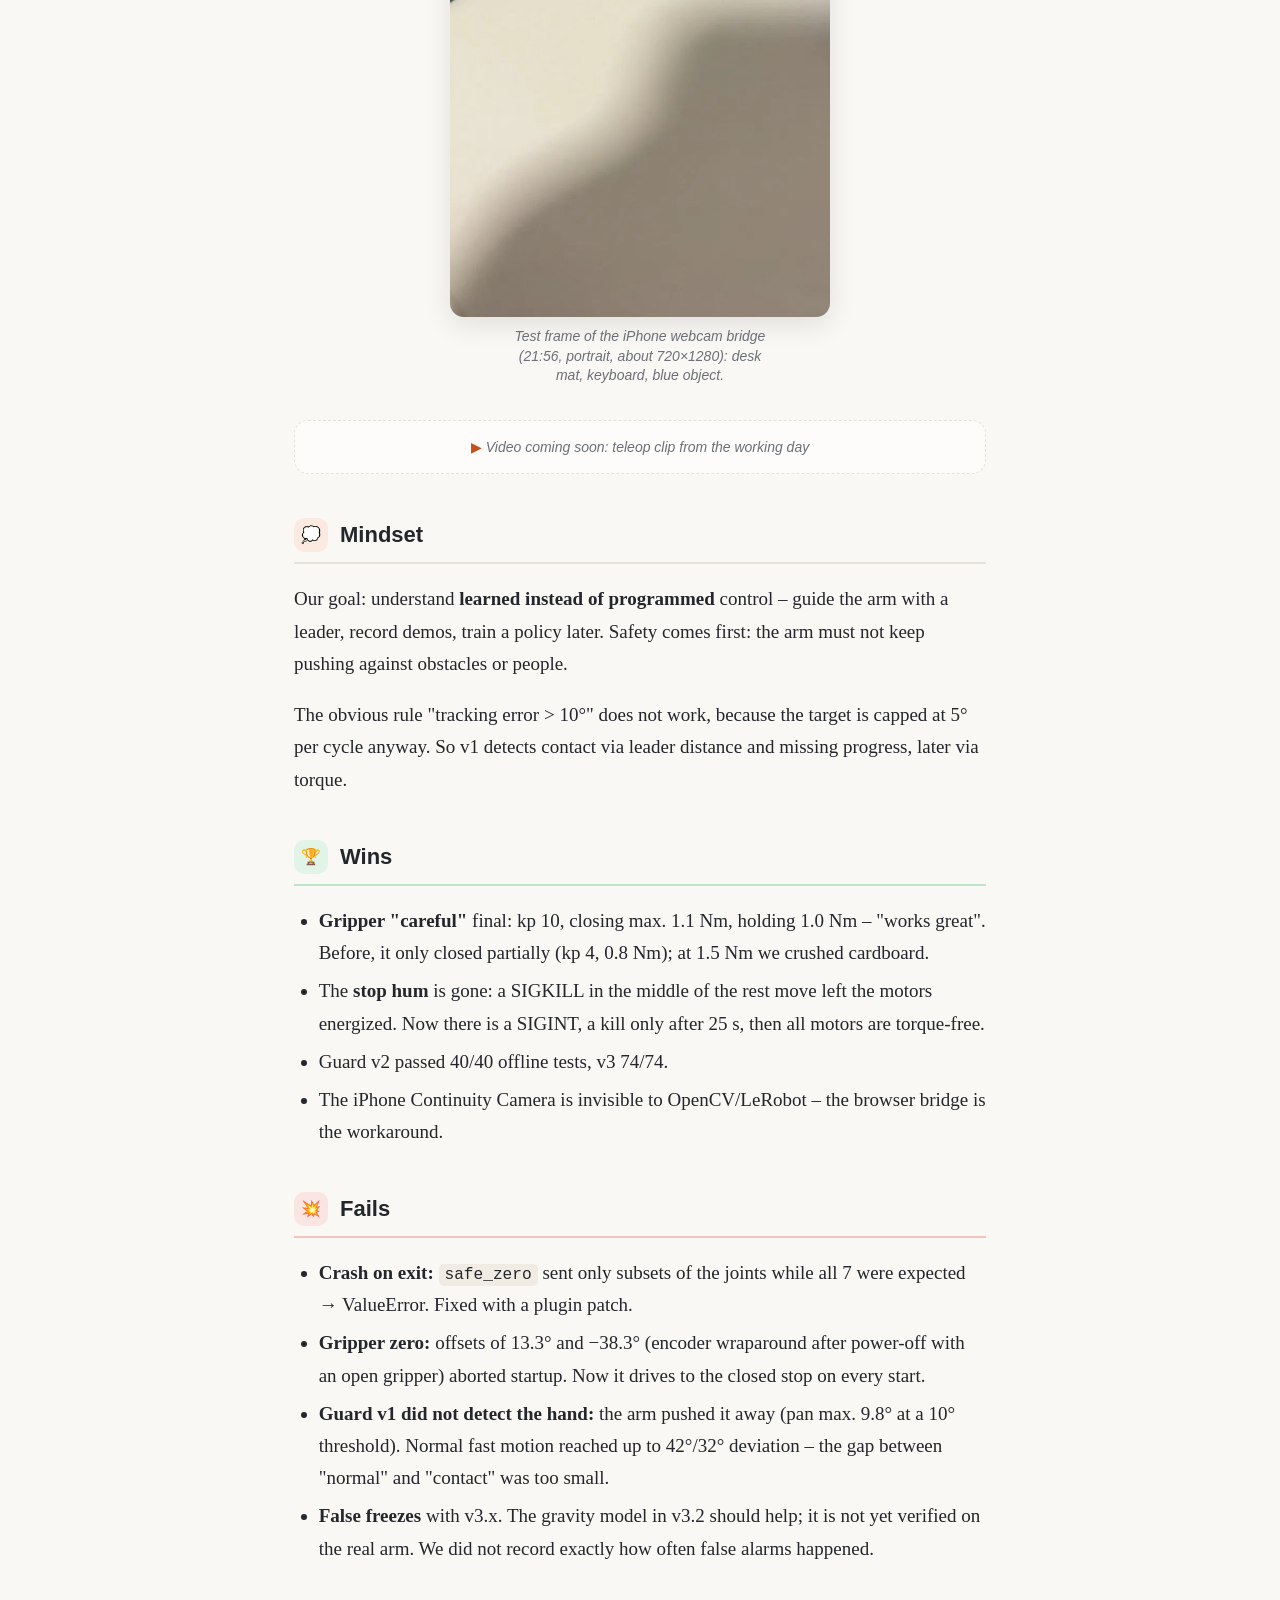
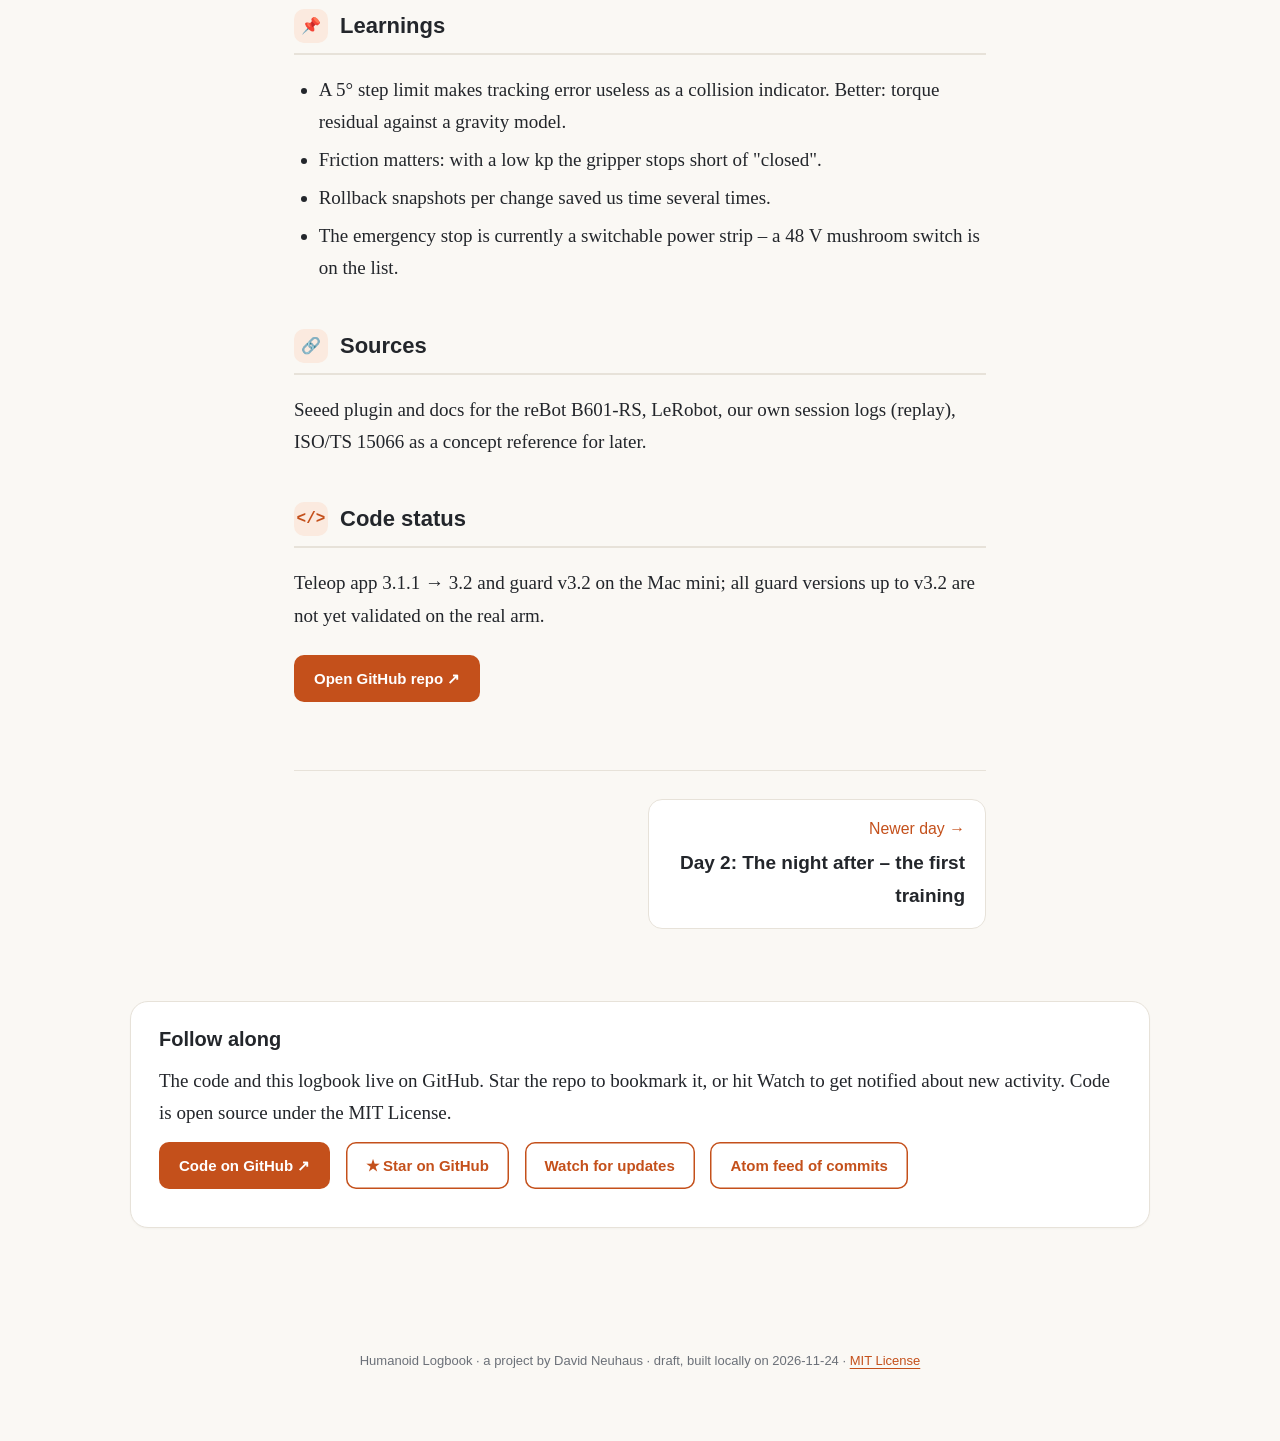
<file: site/tag/2026-11-15.html>
<!doctype html><html lang="en"><head><meta charset="utf-8"><meta name="viewport" content="width=device-width,initial-scale=1">
<title>Day 1: From the first teleop script to collision protection – Humanoid Logbook</title><meta name="description" content="Teleoperation runs on the Mac mini – and we learn why a robot arm needs collision protection."><link rel="stylesheet" href="../assets/style.css"></head>
<body><header class="top"><a class="brand" href="../index.html"><span class="dot"></span>Humanoid Logbook</a><nav><a href="../index.html">Cover</a><a href="../index.html#kapitel" class=on>Chapters</a><a href="../index.html#zeitleiste">Timeline</a><a href="../about.html">About</a><span class="lang"><a href="../tag/2026-11-15.html" class=on hreflang="en" lang="en">EN</a><i>|</i><a href="../de/tag/2026-11-15.html" hreflang="de" lang="de">DE</a></span></nav></header>
<main><article class="entry"><header class="entry-head"><p class="kicker">Day 1 · Sunday, November 15, 2026</p><h1>From the first teleop script to collision protection</h1>
<p class="lede">Teleoperation runs on the Mac mini – and we learn why a robot arm needs collision protection.</p>
<p class="meta">⏱ 3 min read · Working time: roughly 10–11 h span with breaks (estimate)</p>
</header>
<figure><img src="../media/first-recording-two-cameras.webp" alt="Check frame of the first pick-and-place demo (23:39): wide room camera on the left (probably the iPhone, unconfirmed), gripper camera with the target object on the right." loading="lazy"><figcaption>Check frame of the first pick-and-place demo (23:39): wide room camera on the left (probably the iPhone, unconfirmed), gripper camera with the target object on the right.</figcaption></figure>
<p>A marathon Sunday on the Mac mini: from an empty install to the first recorded demonstration.</p>
<section class="sec sec-did"><h2><span class="ico">🛠</span>What we did</h2><ul><li><strong>12:15</strong> install (venv, LeRobot 0.7.0, Seeed plugin 1.0.5), <strong>12:58</strong> first teleop script with at most 5° per cycle, <strong>13:04</strong> first GUI with start/stop.</li><li>Gripper levels ("careful/medium/strong"), a preflight check (leader, CAN, all 7 motors) and automatic leader port detection.</li><li>Our own <strong>collision protection ("guard")</strong>: v1 → v2 with compliant rotary joints → v3 → v3.1 → v3.2 with a gravity model. Plus a rollback system with about 18 snapshots.</li><li>In the evening two live camera views in the GUI, the iPhone as a webcam via a browser bridge, and the first pick-and-place demos.</li></ul>
<figure class="small"><img src="../media/iphone-webcam-bridge-test.webp" alt="Test frame of the iPhone webcam bridge (21:56, portrait, about 720×1280): desk mat, keyboard, blue object." loading="lazy"><figcaption>Test frame of the iPhone webcam bridge (21:56, portrait, about 720×1280): desk mat, keyboard, blue object.</figcaption></figure>
<div class="soon">Video coming soon: teleop clip from the working day</div></section>
<section class="sec sec-mindset"><h2><span class="ico">💭</span>Mindset</h2><p>Our goal: understand <strong>learned instead of programmed</strong> control – guide the arm with a leader, record demos, train a policy later. Safety comes first: the arm must not keep pushing against obstacles or people.</p>
<p>The obvious rule "tracking error &gt; 10°" does not work, because the target is capped at 5° per cycle anyway. So v1 detects contact via leader distance and missing progress, later via torque.</p></section>
<section class="sec sec-wins"><h2><span class="ico">🏆</span>Wins</h2><ul><li><strong>Gripper "careful"</strong> final: kp 10, closing max. 1.1 Nm, holding 1.0 Nm – "works great". Before, it only closed partially (kp 4, 0.8 Nm); at 1.5 Nm we crushed cardboard.</li><li>The <strong>stop hum</strong> is gone: a SIGKILL in the middle of the rest move left the motors energized. Now there is a SIGINT, a kill only after 25 s, then all motors are torque-free.</li><li>Guard v2 passed 40/40 offline tests, v3 74/74.</li><li>The iPhone Continuity Camera is invisible to OpenCV/LeRobot – the browser bridge is the workaround.</li></ul></section>
<section class="sec sec-fails"><h2><span class="ico">💥</span>Fails</h2><ul><li><strong>Crash on exit:</strong> <code>safe_zero</code> sent only subsets of the joints while all 7 were expected → ValueError. Fixed with a plugin patch.</li><li><strong>Gripper zero:</strong> offsets of 13.3° and −38.3° (encoder wraparound after power-off with an open gripper) aborted startup. Now it drives to the closed stop on every start.</li><li><strong>Guard v1 did not detect the hand:</strong> the arm pushed it away (pan max. 9.8° at a 10° threshold). Normal fast motion reached up to 42°/32° deviation – the gap between "normal" and "contact" was too small.</li><li><strong>False freezes</strong> with v3.x. The gravity model in v3.2 should help; it is not yet verified on the real arm. We did not record exactly how often false alarms happened.</li></ul></section>
<section class="sec sec-learnings"><h2><span class="ico">📌</span>Learnings</h2><ul><li>A 5° step limit makes tracking error useless as a collision indicator. Better: torque residual against a gravity model.</li><li>Friction matters: with a low kp the gripper stops short of "closed".</li><li>Rollback snapshots per change saved us time several times.</li><li>The emergency stop is currently a switchable power strip – a 48 V mushroom switch is on the list.</li></ul></section>
<section class="sec sec-sources"><h2><span class="ico">🔗</span>Sources</h2><p>Seeed plugin and docs for the reBot B601-RS, LeRobot, our own session logs (replay), ISO/TS 15066 as a concept reference for later.</p></section>
<section class="sec sec-code"><h2><span class="ico">&lt;/&gt;</span>Code status</h2><p>Teleop app 3.1.1 → 3.2 and guard v3.2 on the Mac mini; all guard versions up to v3.2 are not yet validated on the real arm.</p><p class="code-links"><a class="btn" href="https://github.com/davidneuhaus/rebot-B601-RS">Open GitHub repo ↗</a></p></section>
<nav class="pager"><span></span><a class="next" href="2026-11-16.html"><small>Newer day →</small><span>Day 2: The night after – the first training</span></a></nav></article></main>
<section class="wrap follow"><div class="card"><h2>Follow along</h2><p>The code and this logbook live on GitHub. Star the repo to bookmark it, or hit Watch to get notified about new activity. Code is open source under the MIT License.</p><p class="code-links"><a class="btn" href="https://github.com/davidneuhaus/rebot-B601-RS">Code on GitHub ↗</a> <a class="btn ghost" href="https://github.com/davidneuhaus/rebot-B601-RS/stargazers">★ Star on GitHub</a> <a class="btn ghost" href="https://github.com/davidneuhaus/rebot-B601-RS/subscription">Watch for updates</a> <a class="btn ghost" href="https://github.com/davidneuhaus/rebot-B601-RS/commits/main.atom">Atom feed of commits</a></p></div></section>
<footer><p>Humanoid Logbook · a project by David Neuhaus · draft, built locally on 2026-11-24 · <a href="https://github.com/davidneuhaus/rebot-B601-RS/blob/main/LICENSE">MIT License</a></p></footer>
<script src="../assets/app.js"></script></body></html>
</file>
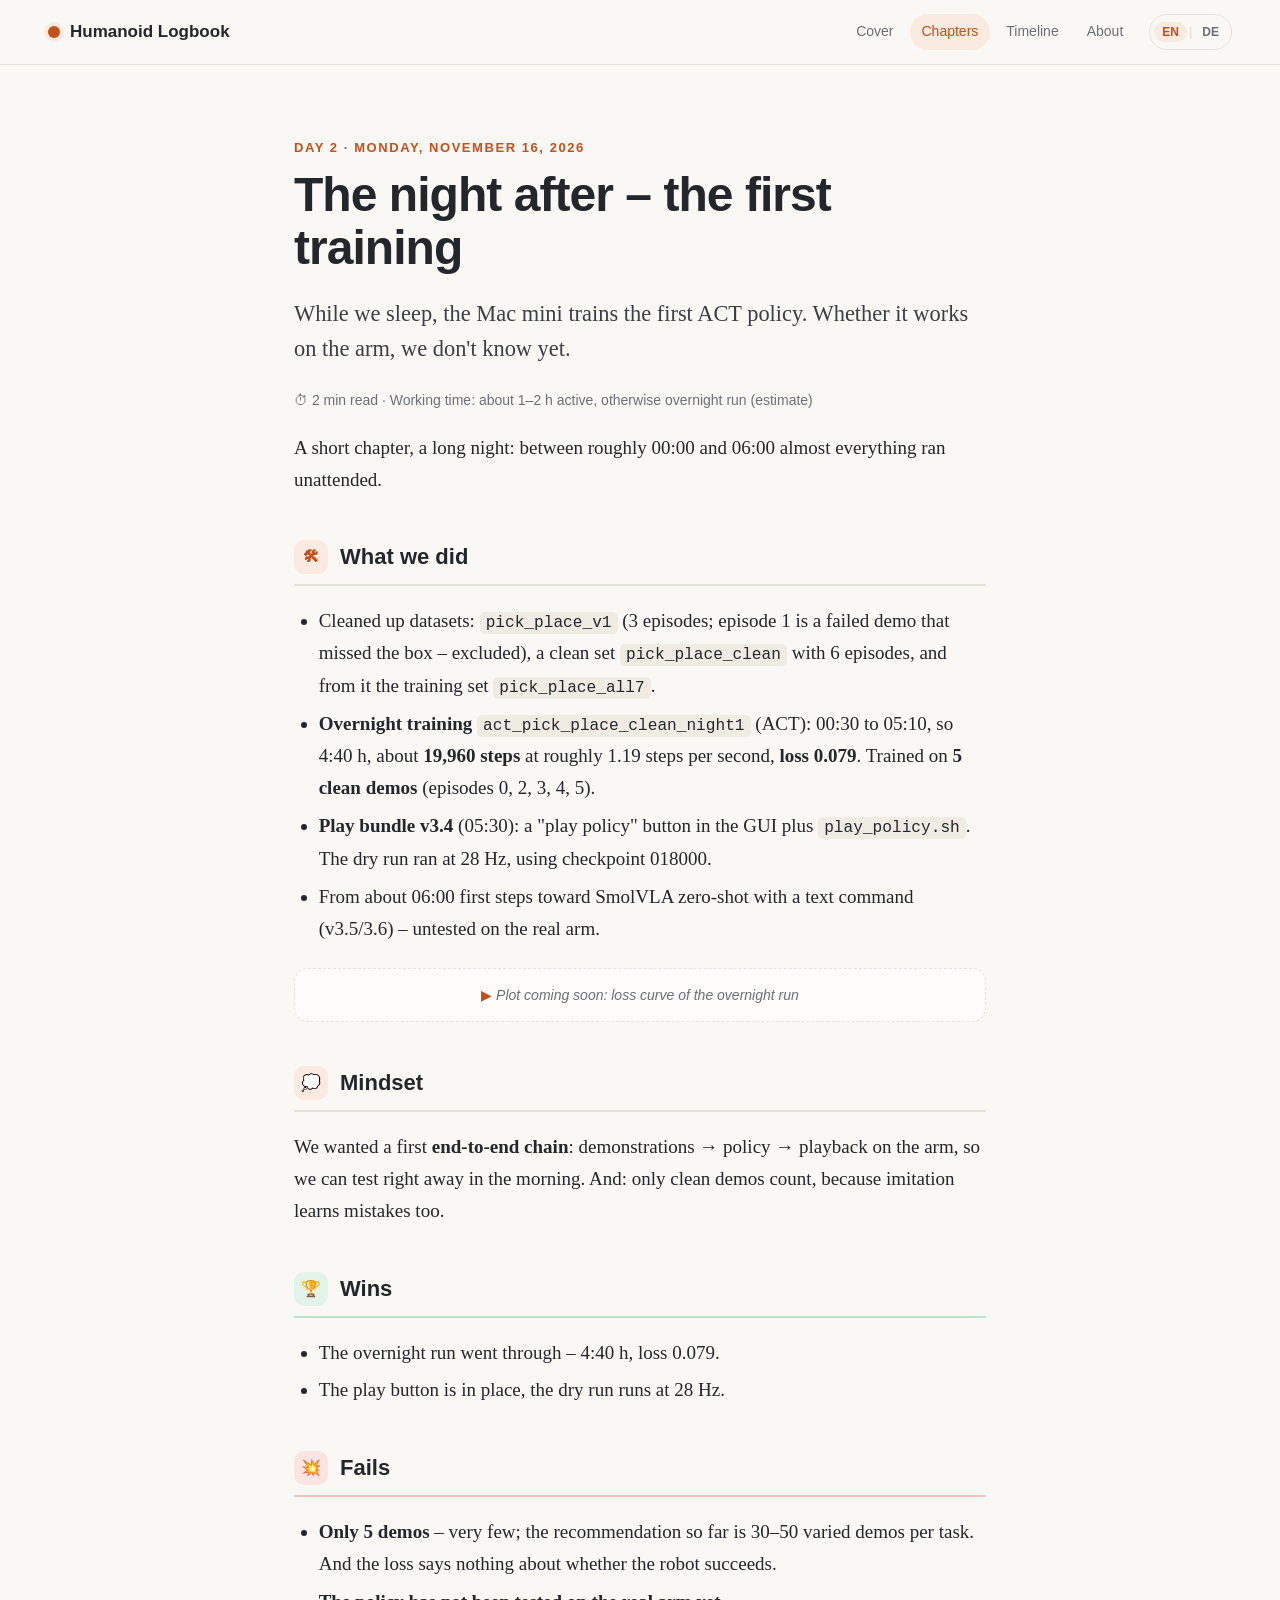
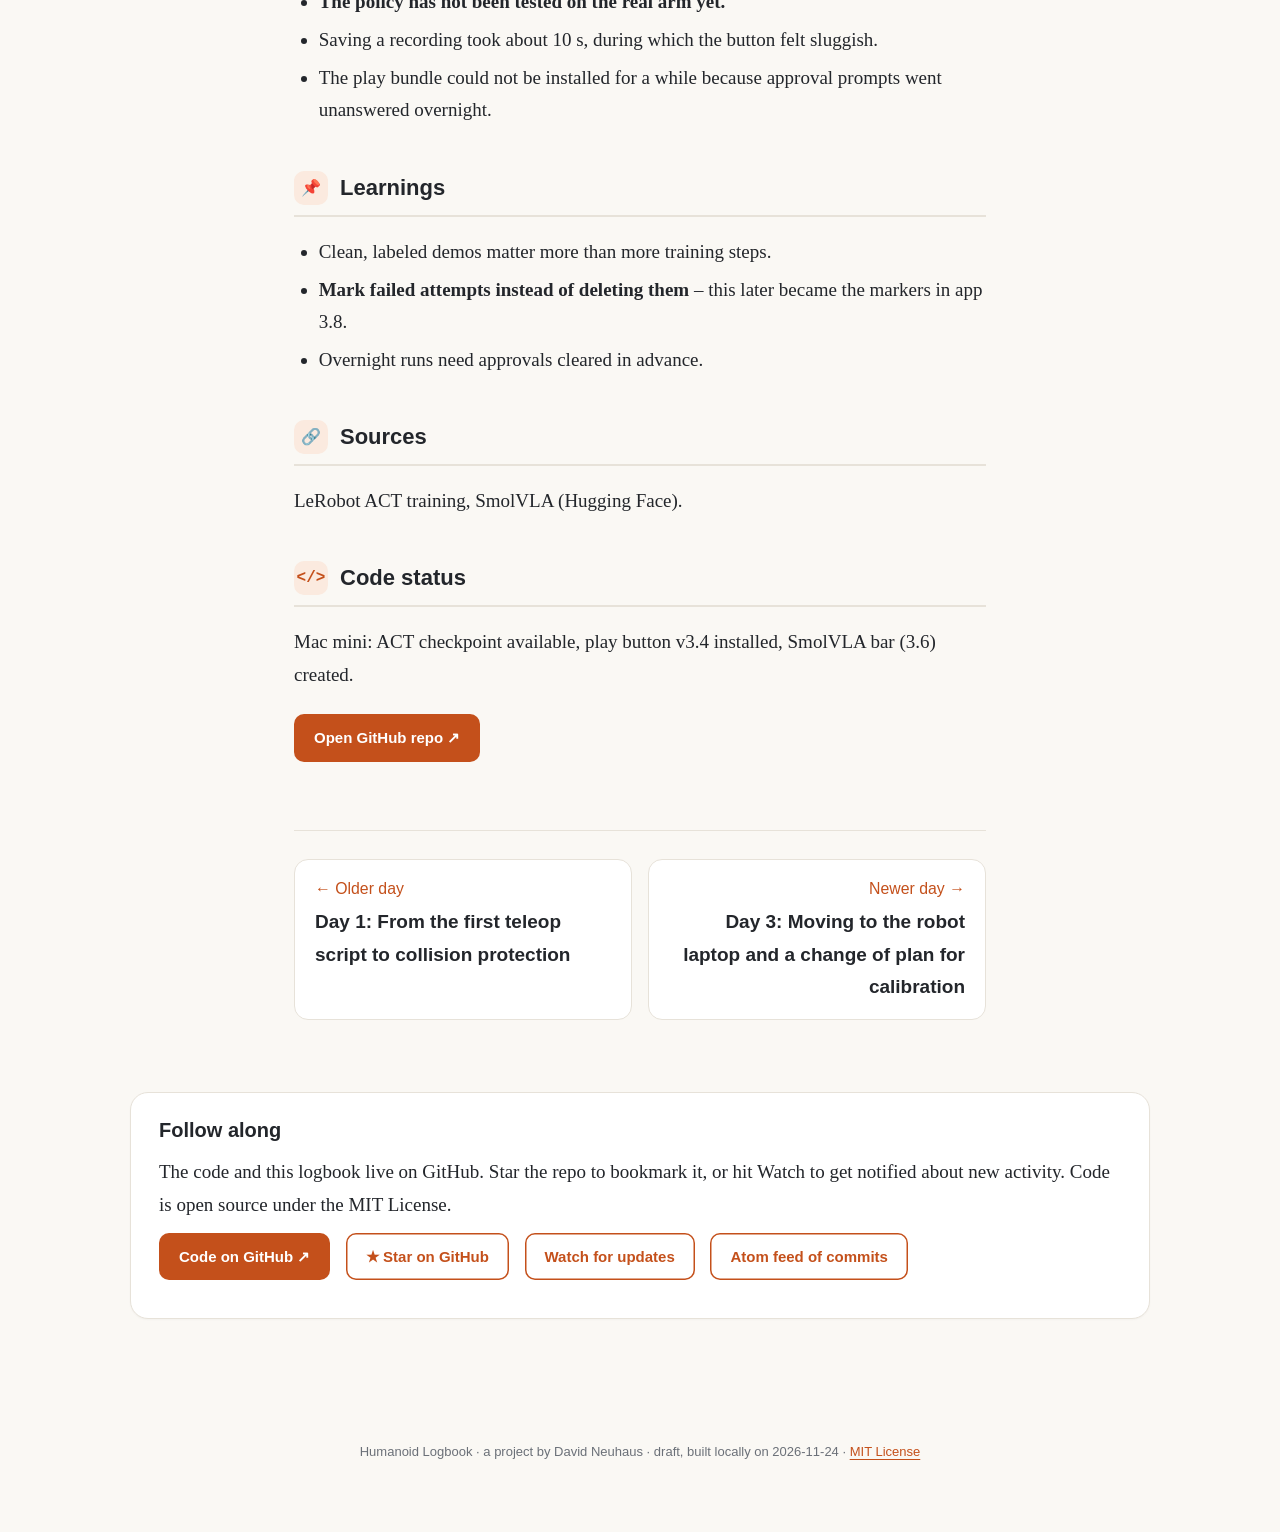
<file: site/tag/2026-11-16.html>
<!doctype html><html lang="en"><head><meta charset="utf-8"><meta name="viewport" content="width=device-width,initial-scale=1">
<title>Day 2: The night after – the first training – Humanoid Logbook</title><meta name="description" content="While we sleep, the Mac mini trains the first ACT policy. Whether it works on the arm, we don&#x27;t know yet."><link rel="stylesheet" href="../assets/style.css"></head>
<body><header class="top"><a class="brand" href="../index.html"><span class="dot"></span>Humanoid Logbook</a><nav><a href="../index.html">Cover</a><a href="../index.html#kapitel" class=on>Chapters</a><a href="../index.html#zeitleiste">Timeline</a><a href="../about.html">About</a><span class="lang"><a href="../tag/2026-11-16.html" class=on hreflang="en" lang="en">EN</a><i>|</i><a href="../de/tag/2026-11-16.html" hreflang="de" lang="de">DE</a></span></nav></header>
<main><article class="entry"><header class="entry-head"><p class="kicker">Day 2 · Monday, November 16, 2026</p><h1>The night after – the first training</h1>
<p class="lede">While we sleep, the Mac mini trains the first ACT policy. Whether it works on the arm, we don't know yet.</p>
<p class="meta">⏱ 2 min read · Working time: about 1–2 h active, otherwise overnight run (estimate)</p>
</header>
<p>A short chapter, a long night: between roughly 00:00 and 06:00 almost everything ran unattended.</p>
<section class="sec sec-did"><h2><span class="ico">🛠</span>What we did</h2><ul><li>Cleaned up datasets: <code>pick_place_v1</code> (3 episodes; episode 1 is a failed demo that missed the box – excluded), a clean set <code>pick_place_clean</code> with 6 episodes, and from it the training set <code>pick_place_all7</code>.</li><li><strong>Overnight training</strong> <code>act_pick_place_clean_night1</code> (ACT): 00:30 to 05:10, so 4:40 h, about <strong>19,960 steps</strong> at roughly 1.19 steps per second, <strong>loss 0.079</strong>. Trained on <strong>5 clean demos</strong> (episodes 0, 2, 3, 4, 5).</li><li><strong>Play bundle v3.4</strong> (05:30): a "play policy" button in the GUI plus <code>play_policy.sh</code>. The dry run ran at 28 Hz, using checkpoint 018000.</li><li>From about 06:00 first steps toward SmolVLA zero-shot with a text command (v3.5/3.6) – untested on the real arm.</li></ul>
<div class="soon">Plot coming soon: loss curve of the overnight run</div></section>
<section class="sec sec-mindset"><h2><span class="ico">💭</span>Mindset</h2><p>We wanted a first <strong>end-to-end chain</strong>: demonstrations → policy → playback on the arm, so we can test right away in the morning. And: only clean demos count, because imitation learns mistakes too.</p></section>
<section class="sec sec-wins"><h2><span class="ico">🏆</span>Wins</h2><ul><li>The overnight run went through – 4:40 h, loss 0.079.</li><li>The play button is in place, the dry run runs at 28 Hz.</li></ul></section>
<section class="sec sec-fails"><h2><span class="ico">💥</span>Fails</h2><ul><li><strong>Only 5 demos</strong> – very few; the recommendation so far is 30–50 varied demos per task. And the loss says nothing about whether the robot succeeds.</li><li><strong>The policy has not been tested on the real arm yet.</strong></li><li>Saving a recording took about 10 s, during which the button felt sluggish.</li><li>The play bundle could not be installed for a while because approval prompts went unanswered overnight.</li></ul></section>
<section class="sec sec-learnings"><h2><span class="ico">📌</span>Learnings</h2><ul><li>Clean, labeled demos matter more than more training steps.</li><li><strong>Mark failed attempts instead of deleting them</strong> – this later became the markers in app 3.8.</li><li>Overnight runs need approvals cleared in advance.</li></ul></section>
<section class="sec sec-sources"><h2><span class="ico">🔗</span>Sources</h2><p>LeRobot ACT training, SmolVLA (Hugging Face).</p></section>
<section class="sec sec-code"><h2><span class="ico">&lt;/&gt;</span>Code status</h2><p>Mac mini: ACT checkpoint available, play button v3.4 installed, SmolVLA bar (3.6) created.</p><p class="code-links"><a class="btn" href="https://github.com/davidneuhaus/rebot-B601-RS">Open GitHub repo ↗</a></p></section>
<nav class="pager"><a class="prev" href="2026-11-15.html"><small>← Older day</small><span>Day 1: From the first teleop script to collision protection</span></a><a class="next" href="2026-11-21.html"><small>Newer day →</small><span>Day 3: Moving to the robot laptop and a change of plan for calibration</span></a></nav></article></main>
<section class="wrap follow"><div class="card"><h2>Follow along</h2><p>The code and this logbook live on GitHub. Star the repo to bookmark it, or hit Watch to get notified about new activity. Code is open source under the MIT License.</p><p class="code-links"><a class="btn" href="https://github.com/davidneuhaus/rebot-B601-RS">Code on GitHub ↗</a> <a class="btn ghost" href="https://github.com/davidneuhaus/rebot-B601-RS/stargazers">★ Star on GitHub</a> <a class="btn ghost" href="https://github.com/davidneuhaus/rebot-B601-RS/subscription">Watch for updates</a> <a class="btn ghost" href="https://github.com/davidneuhaus/rebot-B601-RS/commits/main.atom">Atom feed of commits</a></p></div></section>
<footer><p>Humanoid Logbook · a project by David Neuhaus · draft, built locally on 2026-11-24 · <a href="https://github.com/davidneuhaus/rebot-B601-RS/blob/main/LICENSE">MIT License</a></p></footer>
<script src="../assets/app.js"></script></body></html>
</file>
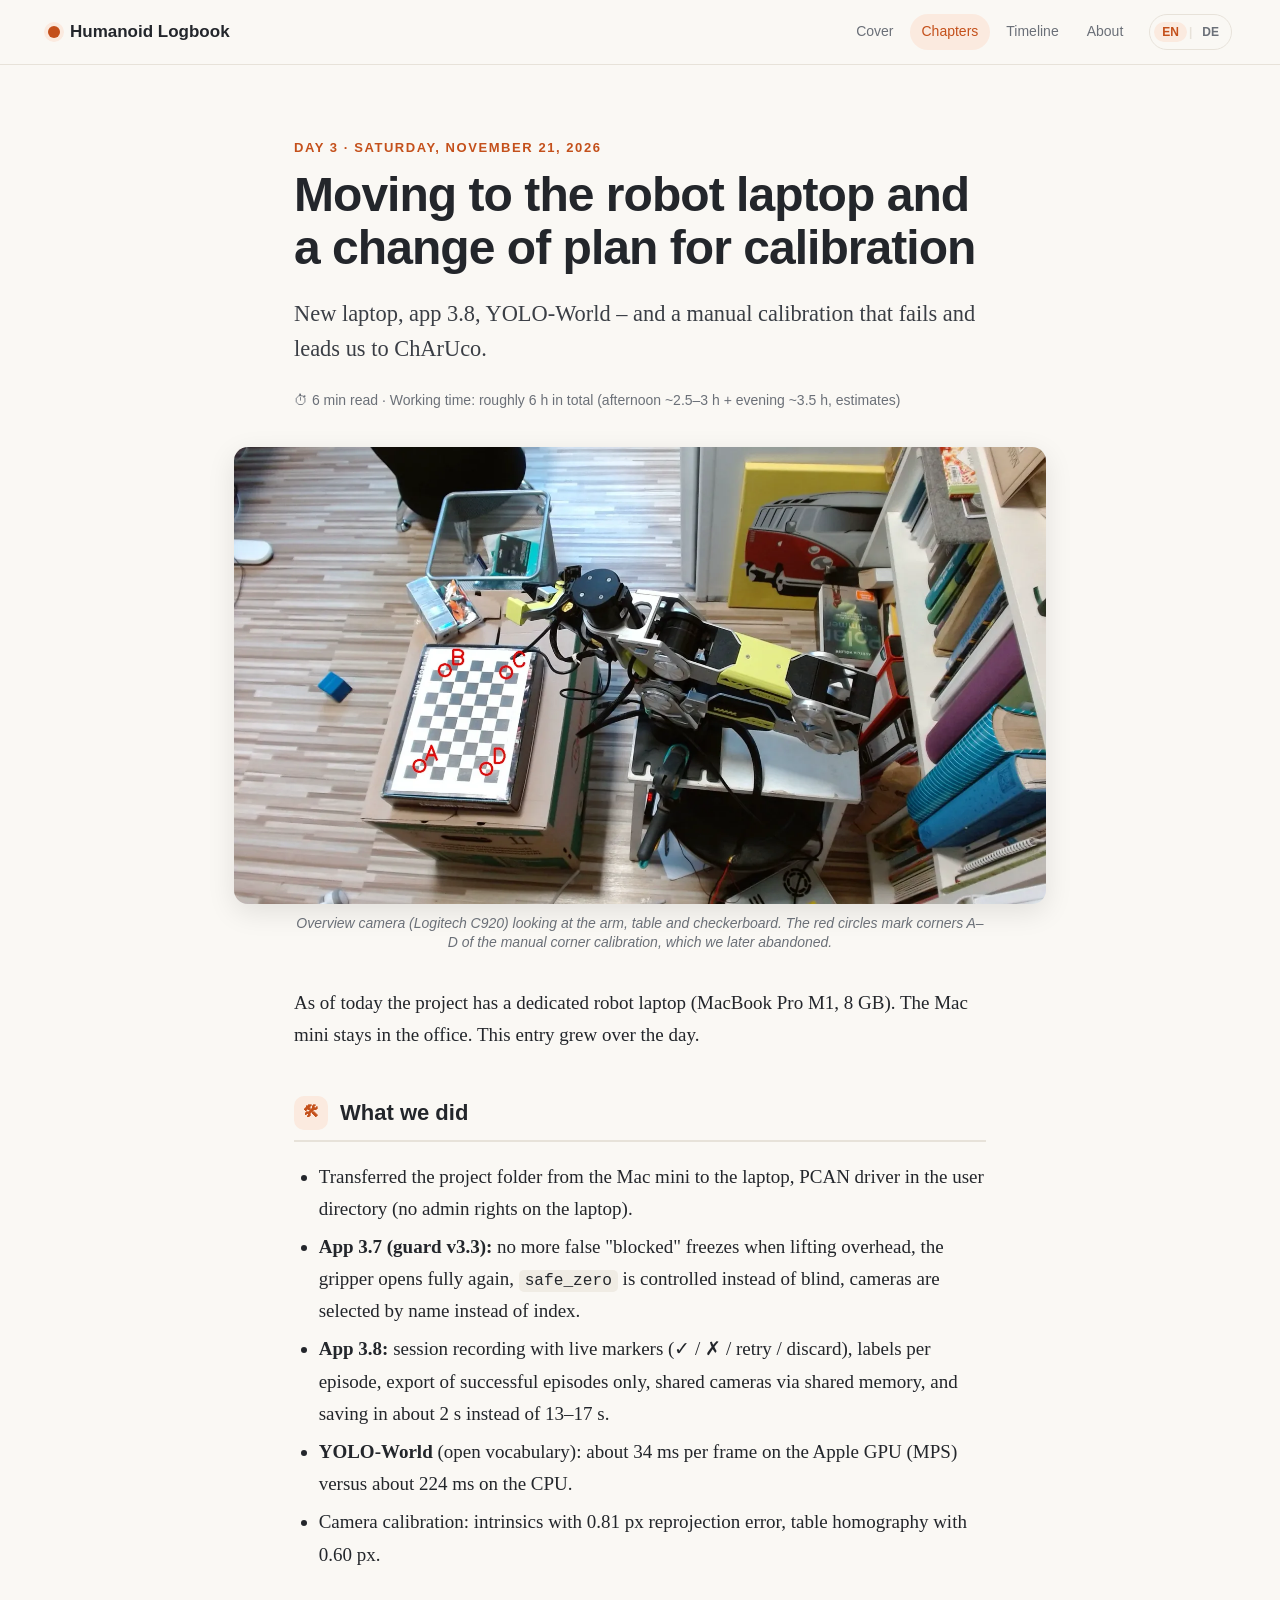
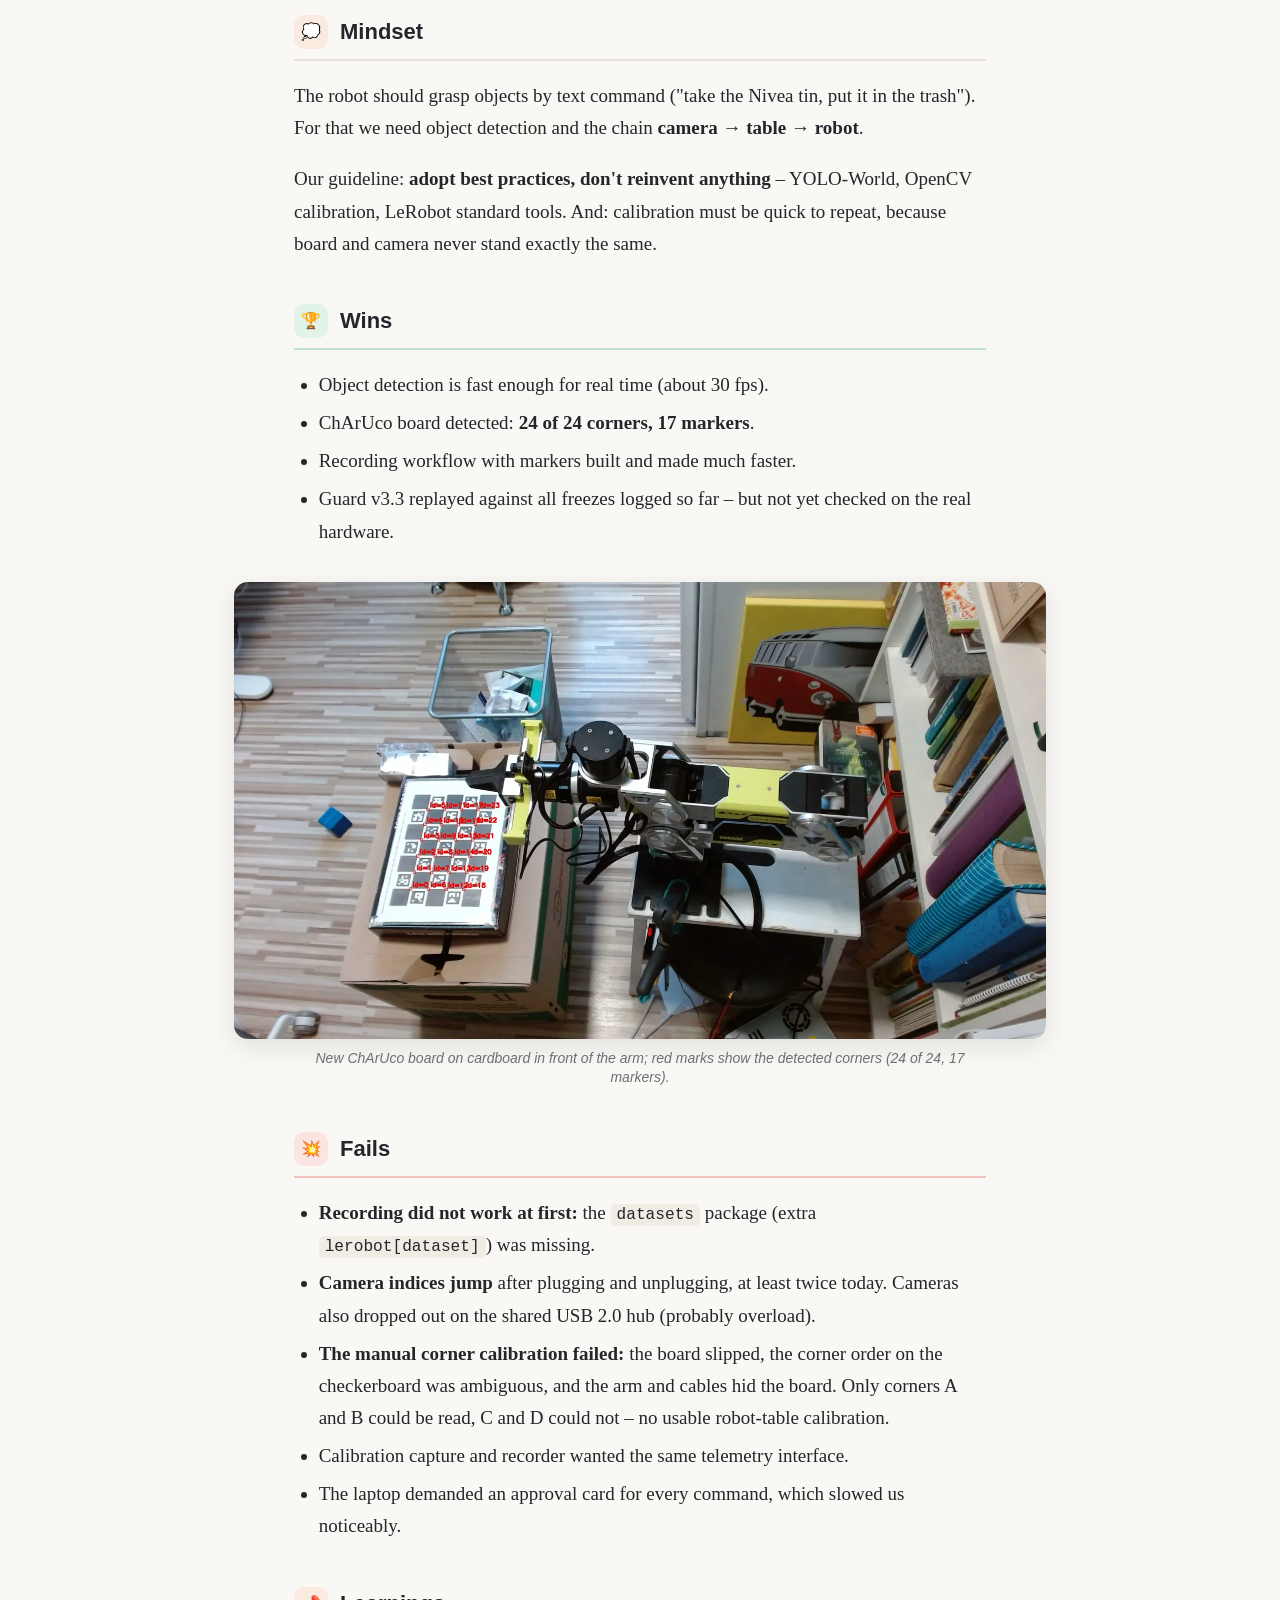
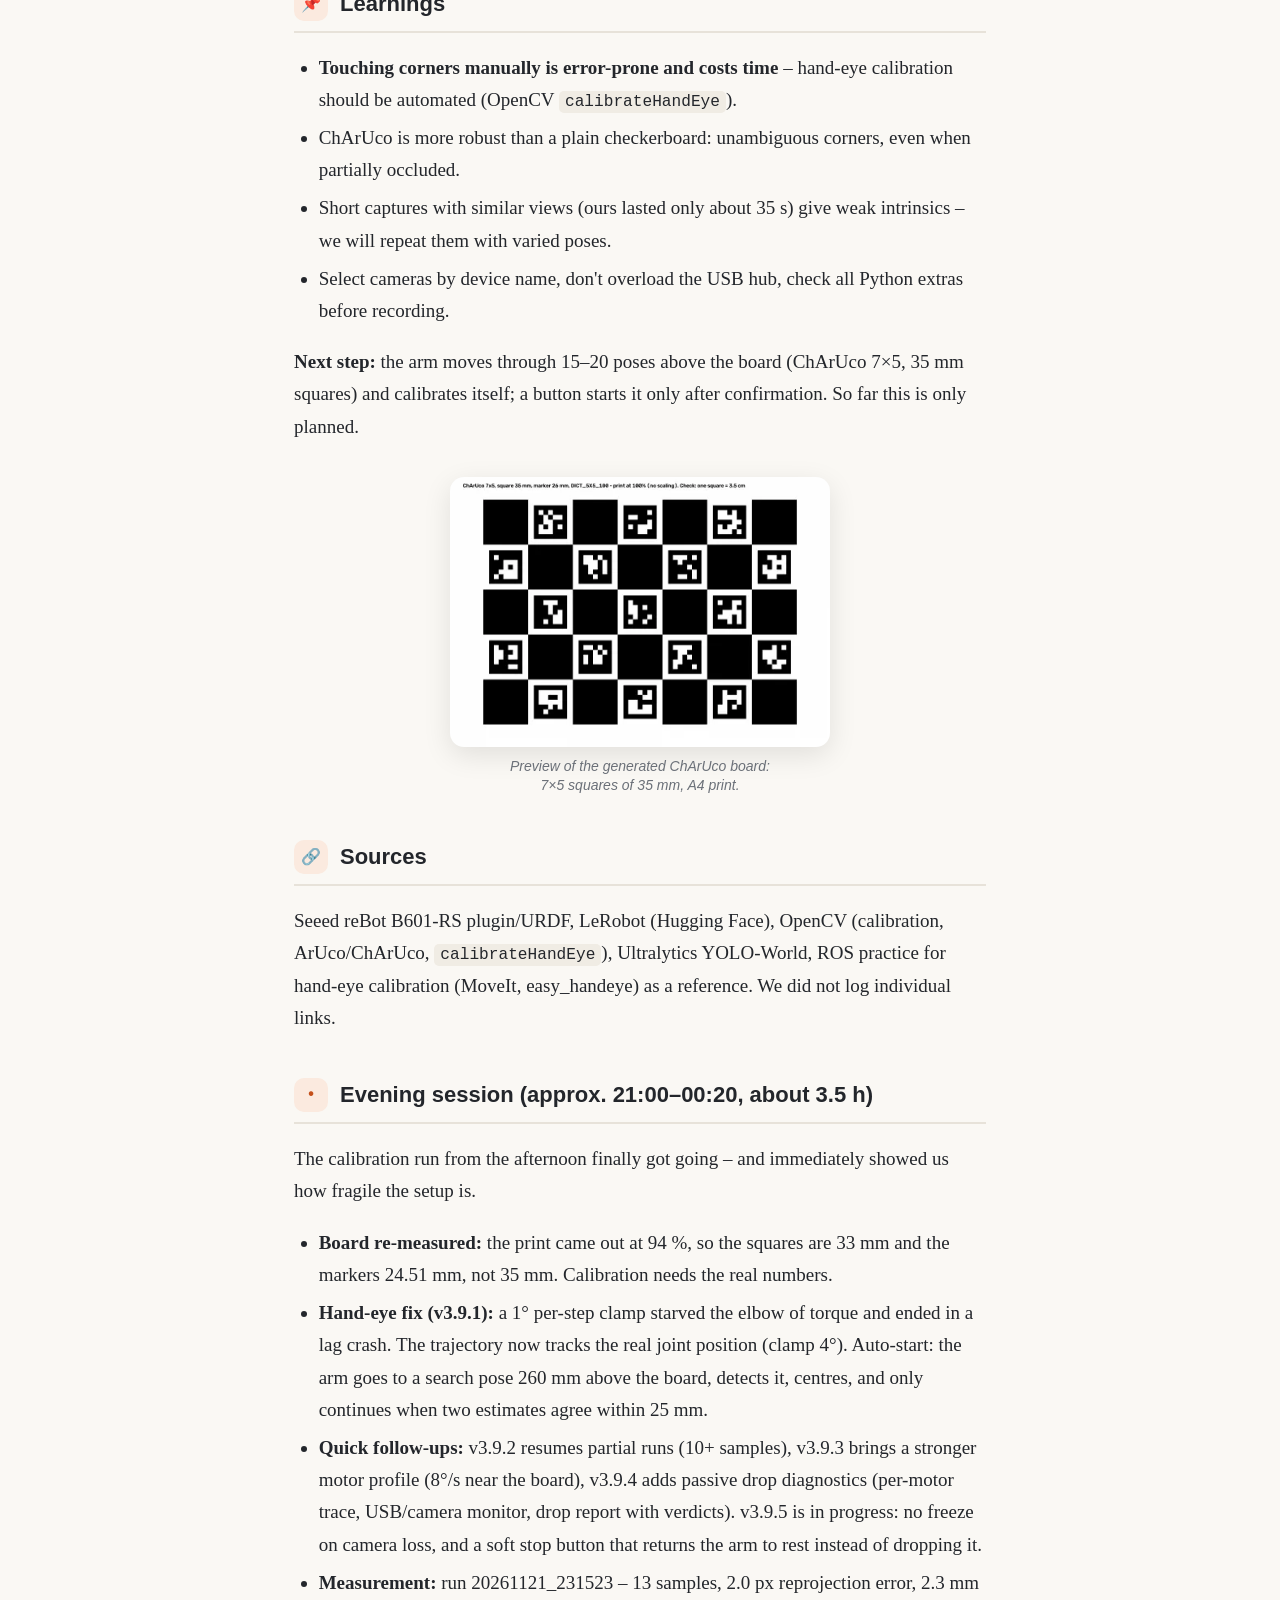
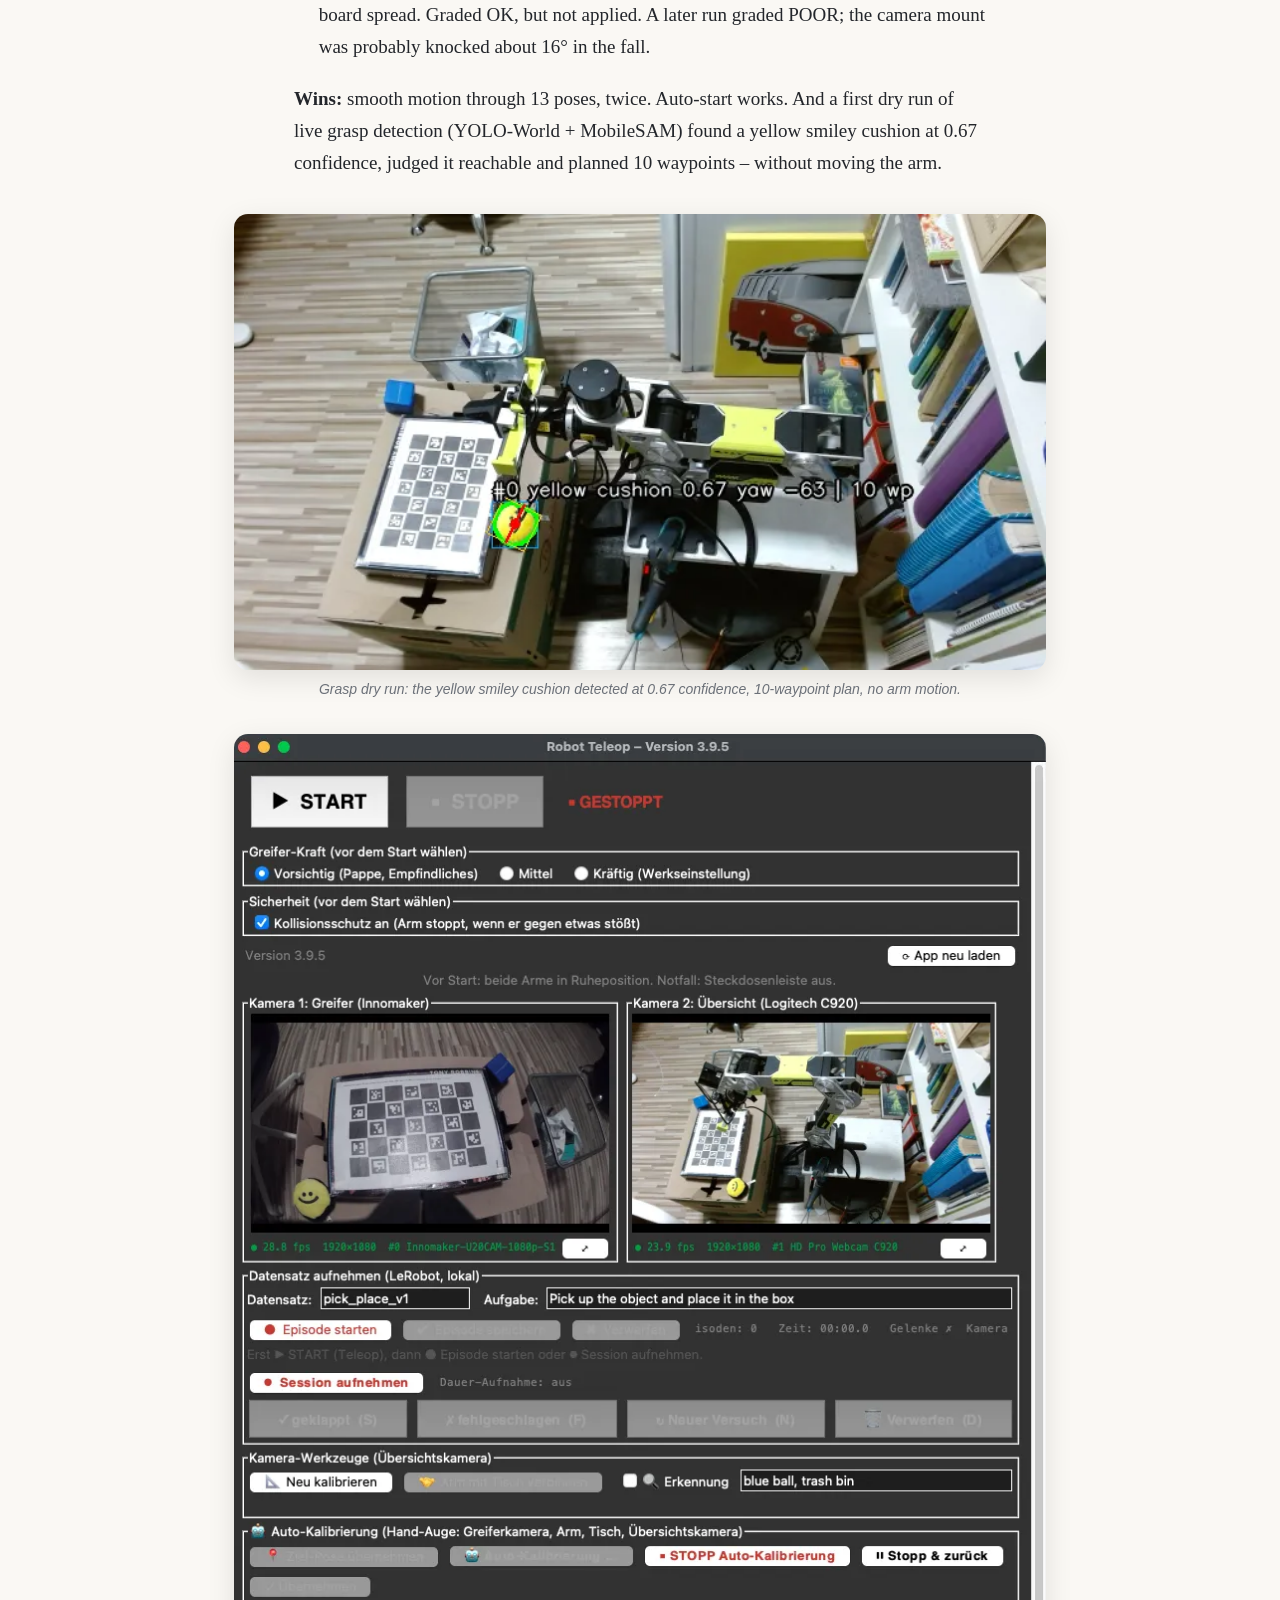
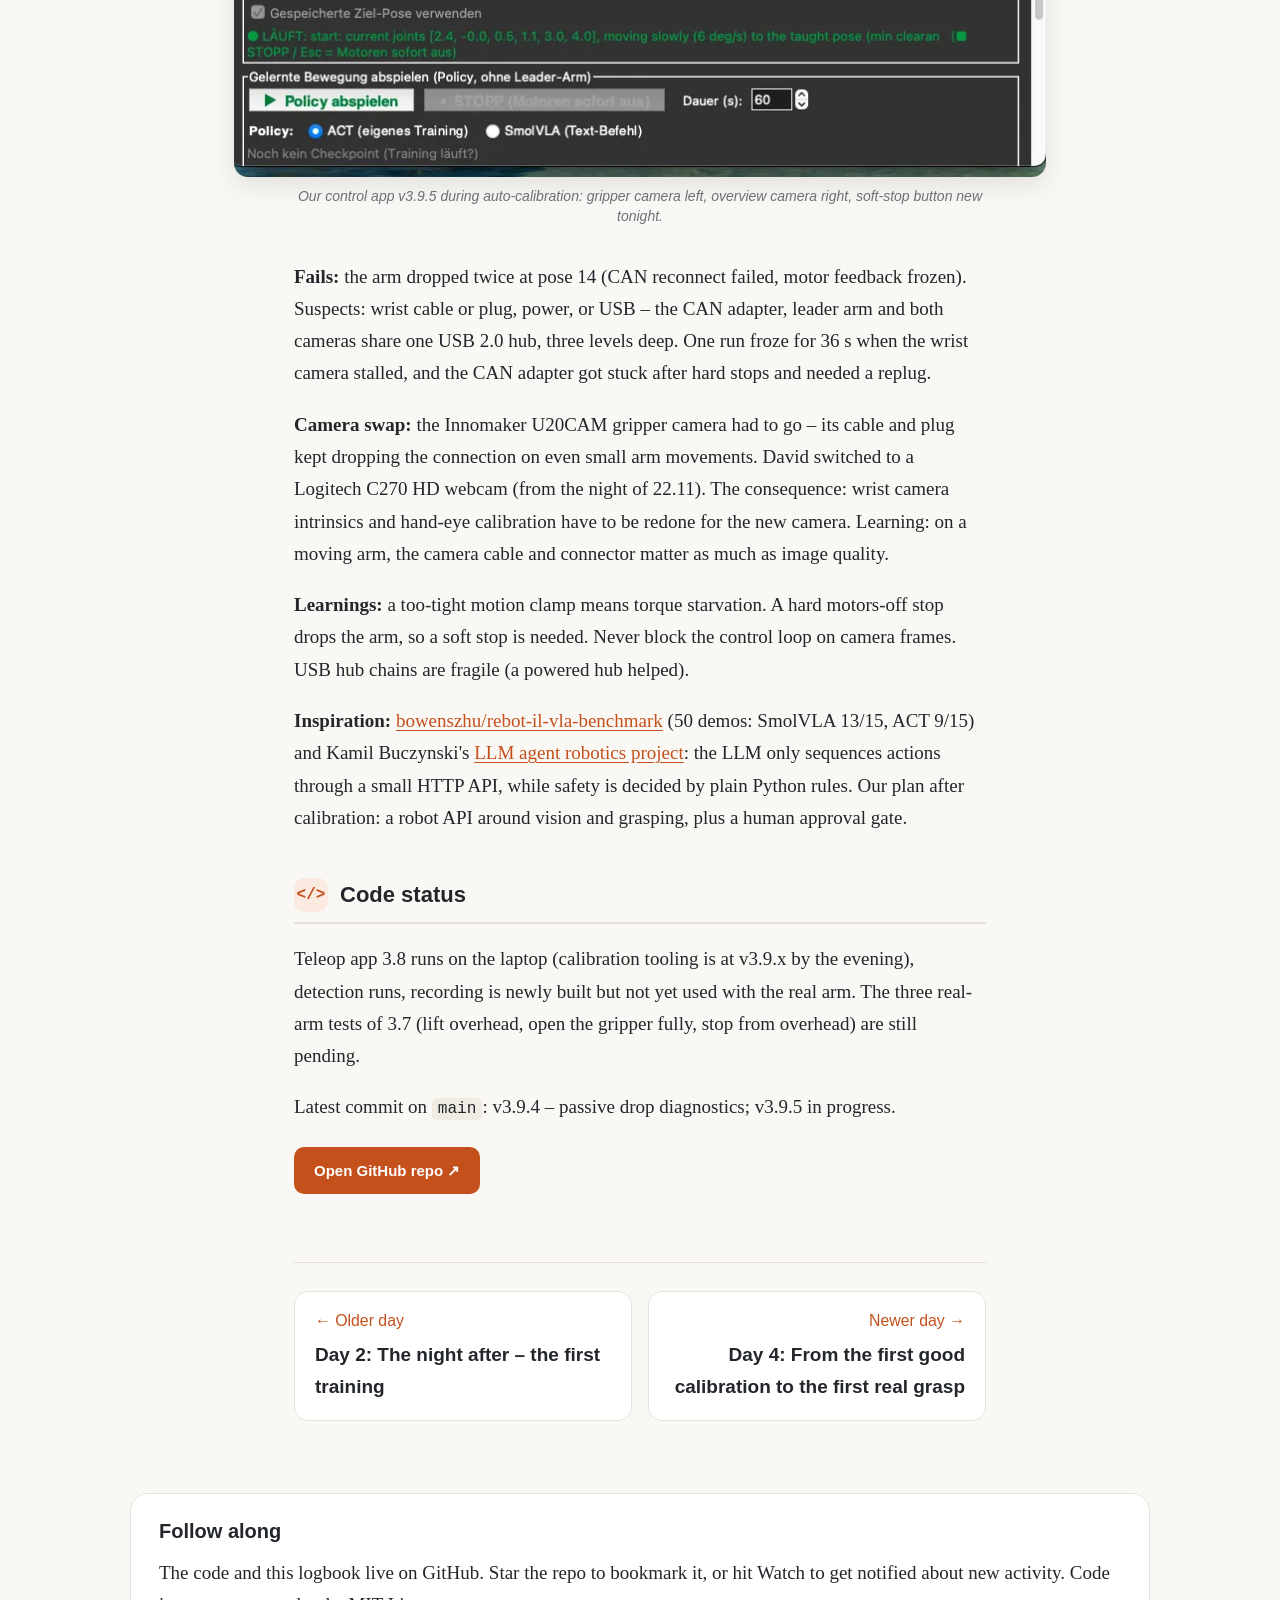
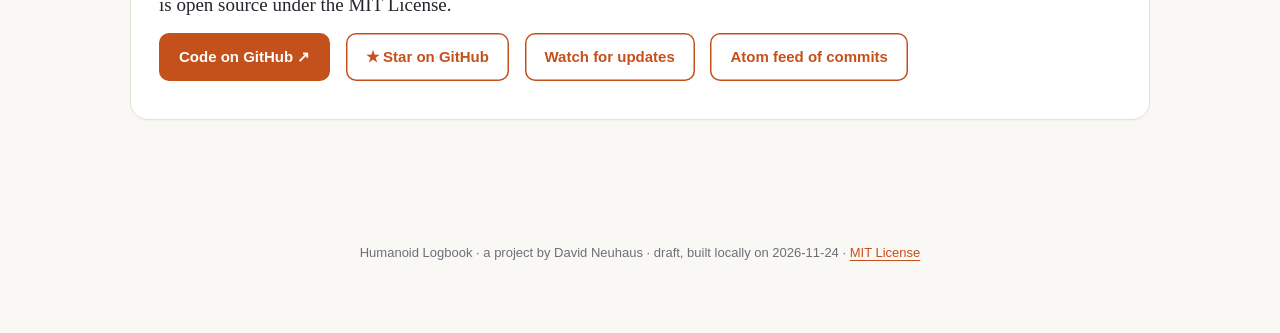
<file: site/tag/2026-11-21.html>
<!doctype html><html lang="en"><head><meta charset="utf-8"><meta name="viewport" content="width=device-width,initial-scale=1">
<title>Day 3: Moving to the robot laptop and a change of plan for calibration – Humanoid Logbook</title><meta name="description" content="New laptop, app 3.8, YOLO-World – and a manual calibration that fails and leads us to ChArUco."><link rel="stylesheet" href="../assets/style.css"></head>
<body><header class="top"><a class="brand" href="../index.html"><span class="dot"></span>Humanoid Logbook</a><nav><a href="../index.html">Cover</a><a href="../index.html#kapitel" class=on>Chapters</a><a href="../index.html#zeitleiste">Timeline</a><a href="../about.html">About</a><span class="lang"><a href="../tag/2026-11-21.html" class=on hreflang="en" lang="en">EN</a><i>|</i><a href="../de/tag/2026-11-21.html" hreflang="de" lang="de">DE</a></span></nav></header>
<main><article class="entry"><header class="entry-head"><p class="kicker">Day 3 · Saturday, November 21, 2026</p><h1>Moving to the robot laptop and a change of plan for calibration</h1>
<p class="lede">New laptop, app 3.8, YOLO-World – and a manual calibration that fails and leads us to ChArUco.</p>
<p class="meta">⏱ 6 min read · Working time: roughly 6 h in total (afternoon ~2.5–3 h + evening ~3.5 h, estimates)</p>
</header>
<figure><img src="../media/corner-markers-overview.webp" alt="Overview camera (Logitech C920) looking at the arm, table and checkerboard. The red circles mark corners A–D of the manual corner calibration, which we later abandoned." loading="lazy"><figcaption>Overview camera (Logitech C920) looking at the arm, table and checkerboard. The red circles mark corners A–D of the manual corner calibration, which we later abandoned.</figcaption></figure>
<p>As of today the project has a dedicated robot laptop (MacBook Pro M1, 8 GB). The Mac mini stays in the office. This entry grew over the day.</p>
<section class="sec sec-did"><h2><span class="ico">🛠</span>What we did</h2><ul><li>Transferred the project folder from the Mac mini to the laptop, PCAN driver in the user directory (no admin rights on the laptop).</li><li><strong>App 3.7 (guard v3.3):</strong> no more false "blocked" freezes when lifting overhead, the gripper opens fully again, <code>safe_zero</code> is controlled instead of blind, cameras are selected by name instead of index.</li><li><strong>App 3.8:</strong> session recording with live markers (✓ / ✗ / retry / discard), labels per episode, export of successful episodes only, shared cameras via shared memory, and saving in about 2 s instead of 13–17 s.</li><li><strong>YOLO-World</strong> (open vocabulary): about 34 ms per frame on the Apple GPU (MPS) versus about 224 ms on the CPU.</li><li>Camera calibration: intrinsics with 0.81 px reprojection error, table homography with 0.60 px.</li></ul></section>
<section class="sec sec-mindset"><h2><span class="ico">💭</span>Mindset</h2><p>The robot should grasp objects by text command ("take the Nivea tin, put it in the trash"). For that we need object detection and the chain <strong>camera → table → robot</strong>.</p>
<p>Our guideline: <strong>adopt best practices, don't reinvent anything</strong> – YOLO-World, OpenCV calibration, LeRobot standard tools. And: calibration must be quick to repeat, because board and camera never stand exactly the same.</p></section>
<section class="sec sec-wins"><h2><span class="ico">🏆</span>Wins</h2><ul><li>Object detection is fast enough for real time (about 30 fps).</li><li>ChArUco board detected: <strong>24 of 24 corners, 17 markers</strong>.</li><li>Recording workflow with markers built and made much faster.</li><li>Guard v3.3 replayed against all freezes logged so far – but not yet checked on the real hardware.</li></ul>
<figure><img src="../media/charuco-detected.webp" alt="New ChArUco board on cardboard in front of the arm; red marks show the detected corners (24 of 24, 17 markers)." loading="lazy"><figcaption>New ChArUco board on cardboard in front of the arm; red marks show the detected corners (24 of 24, 17 markers).</figcaption></figure></section>
<section class="sec sec-fails"><h2><span class="ico">💥</span>Fails</h2><ul><li><strong>Recording did not work at first:</strong> the <code>datasets</code> package (extra <code>lerobot[dataset]</code>) was missing.</li><li><strong>Camera indices jump</strong> after plugging and unplugging, at least twice today. Cameras also dropped out on the shared USB 2.0 hub (probably overload).</li><li><strong>The manual corner calibration failed:</strong> the board slipped, the corner order on the checkerboard was ambiguous, and the arm and cables hid the board. Only corners A and B could be read, C and D could not – no usable robot-table calibration.</li><li>Calibration capture and recorder wanted the same telemetry interface.</li><li>The laptop demanded an approval card for every command, which slowed us noticeably.</li></ul></section>
<section class="sec sec-learnings"><h2><span class="ico">📌</span>Learnings</h2><ul><li><strong>Touching corners manually is error-prone and costs time</strong> – hand-eye calibration should be automated (OpenCV <code>calibrateHandEye</code>).</li><li>ChArUco is more robust than a plain checkerboard: unambiguous corners, even when partially occluded.</li><li>Short captures with similar views (ours lasted only about 35 s) give weak intrinsics – we will repeat them with varied poses.</li><li>Select cameras by device name, don't overload the USB hub, check all Python extras before recording.</li></ul>
<p><strong>Next step:</strong> the arm moves through 15–20 poses above the board (ChArUco 7×5, 35 mm squares) and calibrates itself; a button starts it only after confirmation. So far this is only planned.</p>
<figure class="small"><img src="../media/charuco-board-preview.webp" alt="Preview of the generated ChArUco board: 7×5 squares of 35 mm, A4 print." loading="lazy"><figcaption>Preview of the generated ChArUco board: 7×5 squares of 35 mm, A4 print.</figcaption></figure></section>
<section class="sec sec-sources"><h2><span class="ico">🔗</span>Sources</h2><p>Seeed reBot B601-RS plugin/URDF, LeRobot (Hugging Face), OpenCV (calibration, ArUco/ChArUco, <code>calibrateHandEye</code>), Ultralytics YOLO-World, ROS practice for hand-eye calibration (MoveIt, easy_handeye) as a reference. We did not log individual links.</p></section>
<section class="sec sec-x"><h2><span class="ico">•</span>Evening session (approx. 21:00–00:20, about 3.5 h)</h2><p>The calibration run from the afternoon finally got going – and immediately showed us how fragile the setup is.</p>
<ul><li><strong>Board re-measured:</strong> the print came out at 94 %, so the squares are 33 mm and the markers 24.51 mm, not 35 mm. Calibration needs the real numbers.</li><li><strong>Hand-eye fix (v3.9.1):</strong> a 1° per-step clamp starved the elbow of torque and ended in a lag crash. The trajectory now tracks the real joint position (clamp 4°). Auto-start: the arm goes to a search pose 260 mm above the board, detects it, centres, and only continues when two estimates agree within 25 mm.</li><li><strong>Quick follow-ups:</strong> v3.9.2 resumes partial runs (10+ samples), v3.9.3 brings a stronger motor profile (8°/s near the board), v3.9.4 adds passive drop diagnostics (per-motor trace, USB/camera monitor, drop report with verdicts). v3.9.5 is in progress: no freeze on camera loss, and a soft stop button that returns the arm to rest instead of dropping it.</li><li><strong>Measurement:</strong> run 20261121_231523 – 13 samples, 2.0 px reprojection error, 2.3 mm board spread. Graded OK, but not applied. A later run graded POOR; the camera mount was probably knocked about 16° in the fall.</li></ul>
<p><strong>Wins:</strong> smooth motion through 13 poses, twice. Auto-start works. And a first dry run of live grasp detection (YOLO-World + MobileSAM) found a yellow smiley cushion at 0.67 confidence, judged it reachable and planned 10 waypoints – without moving the arm.</p>
<figure><img src="../media/day3-smiley-grasp-dryrun.webp" alt="Grasp dry run: the yellow smiley cushion detected at 0.67 confidence, 10-waypoint plan, no arm motion." loading="lazy"><figcaption>Grasp dry run: the yellow smiley cushion detected at 0.67 confidence, 10-waypoint plan, no arm motion.</figcaption></figure>
<figure><img src="../media/day3-app-v395.webp" alt="Our control app v3.9.5 during auto-calibration: gripper camera left, overview camera right, soft-stop button new tonight." loading="lazy"><figcaption>Our control app v3.9.5 during auto-calibration: gripper camera left, overview camera right, soft-stop button new tonight.</figcaption></figure>
<p><strong>Fails:</strong> the arm dropped twice at pose 14 (CAN reconnect failed, motor feedback frozen). Suspects: wrist cable or plug, power, or USB – the CAN adapter, leader arm and both cameras share one USB 2.0 hub, three levels deep. One run froze for 36 s when the wrist camera stalled, and the CAN adapter got stuck after hard stops and needed a replug.</p>
<p><strong>Camera swap:</strong> the Innomaker U20CAM gripper camera had to go – its cable and plug kept dropping the connection on even small arm movements. David switched to a Logitech C270 HD webcam (from the night of 22.11). The consequence: wrist camera intrinsics and hand-eye calibration have to be redone for the new camera. Learning: on a moving arm, the camera cable and connector matter as much as image quality.</p>
<p><strong>Learnings:</strong> a too-tight motion clamp means torque starvation. A hard motors-off stop drops the arm, so a soft stop is needed. Never block the control loop on camera frames. USB hub chains are fragile (a powered hub helped).</p>
<p><strong>Inspiration:</strong> <a href="https://github.com/bowenszhu/rebot-il-vla-benchmark">bowenszhu/rebot-il-vla-benchmark</a> (50 demos: SmolVLA 13/15, ACT 9/15) and Kamil Buczynski's <a href="https://github.com/kamilczynski/An-Adventure-with-Robotics/tree/main/Agent-Openclaw-Ollama-Qwen">LLM agent robotics project</a>: the LLM only sequences actions through a small HTTP API, while safety is decided by plain Python rules. Our plan after calibration: a robot API around vision and grasping, plus a human approval gate.</p></section>
<section class="sec sec-code"><h2><span class="ico">&lt;/&gt;</span>Code status</h2><p>Teleop app 3.8 runs on the laptop (calibration tooling is at v3.9.x by the evening), detection runs, recording is newly built but not yet used with the real arm. The three real-arm tests of 3.7 (lift overhead, open the gripper fully, stop from overhead) are still pending.</p>
<p>Latest commit on <code>main</code>: v3.9.4 – passive drop diagnostics; v3.9.5 in progress.</p><p class="code-links"><a class="btn" href="https://github.com/davidneuhaus/rebot-B601-RS">Open GitHub repo ↗</a></p></section>
<nav class="pager"><a class="prev" href="2026-11-16.html"><small>← Older day</small><span>Day 2: The night after – the first training</span></a><a class="next" href="2026-11-22.html"><small>Newer day →</small><span>Day 4: From the first good calibration to the first real grasp</span></a></nav></article></main>
<section class="wrap follow"><div class="card"><h2>Follow along</h2><p>The code and this logbook live on GitHub. Star the repo to bookmark it, or hit Watch to get notified about new activity. Code is open source under the MIT License.</p><p class="code-links"><a class="btn" href="https://github.com/davidneuhaus/rebot-B601-RS">Code on GitHub ↗</a> <a class="btn ghost" href="https://github.com/davidneuhaus/rebot-B601-RS/stargazers">★ Star on GitHub</a> <a class="btn ghost" href="https://github.com/davidneuhaus/rebot-B601-RS/subscription">Watch for updates</a> <a class="btn ghost" href="https://github.com/davidneuhaus/rebot-B601-RS/commits/main.atom">Atom feed of commits</a></p></div></section>
<footer><p>Humanoid Logbook · a project by David Neuhaus · draft, built locally on 2026-11-24 · <a href="https://github.com/davidneuhaus/rebot-B601-RS/blob/main/LICENSE">MIT License</a></p></footer>
<script src="../assets/app.js"></script></body></html>
</file>
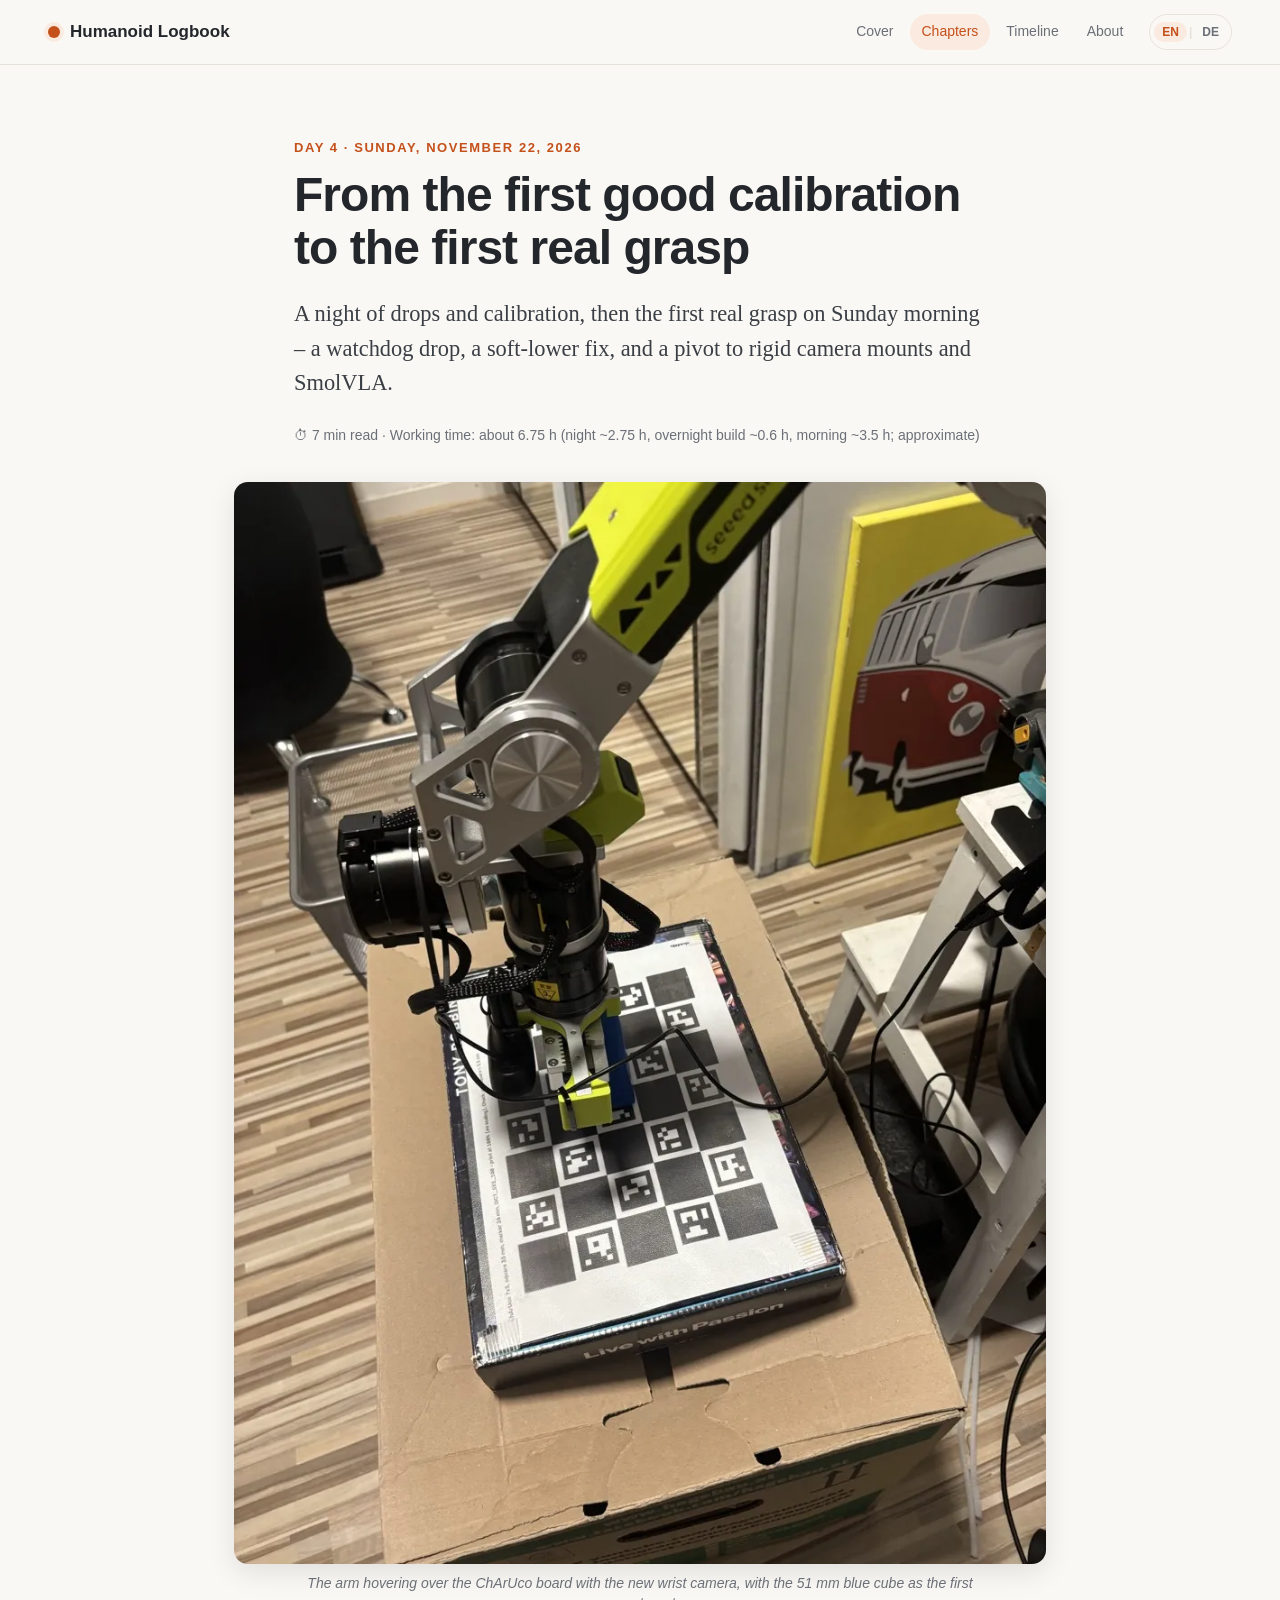
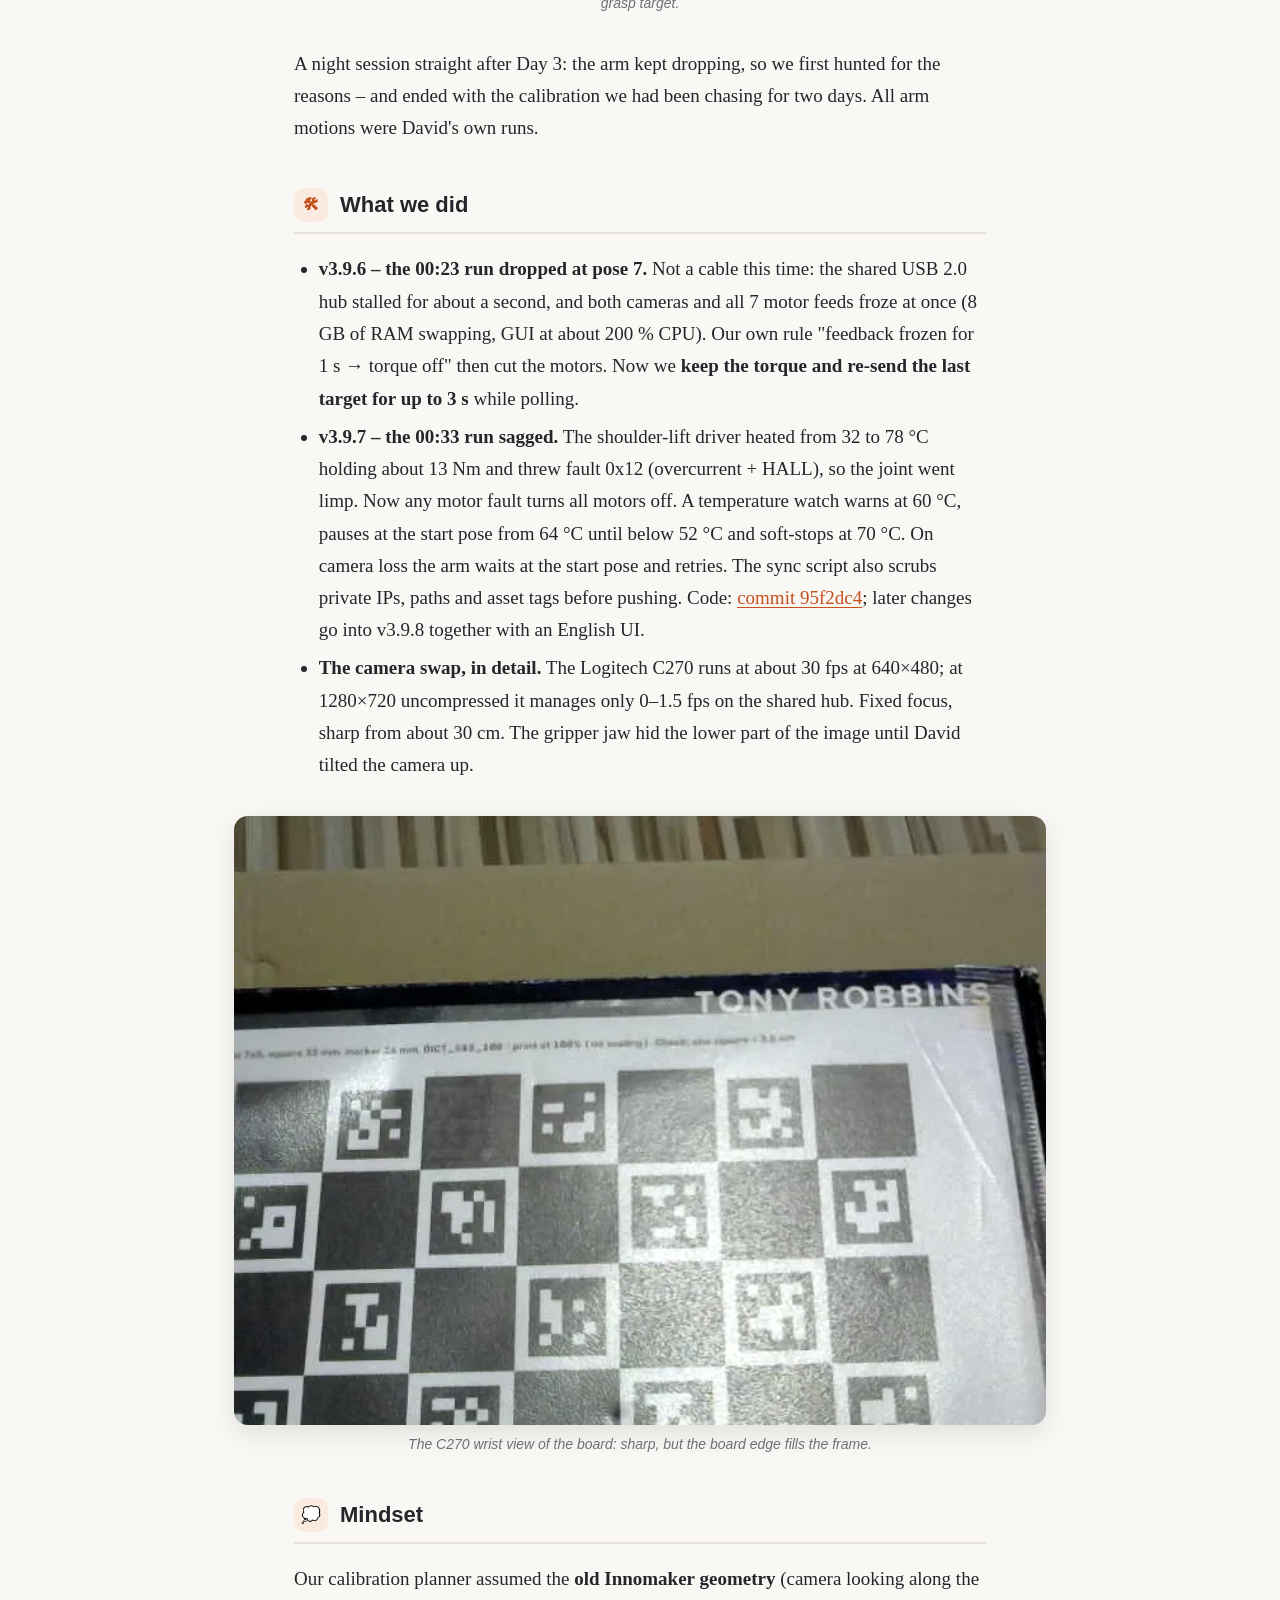
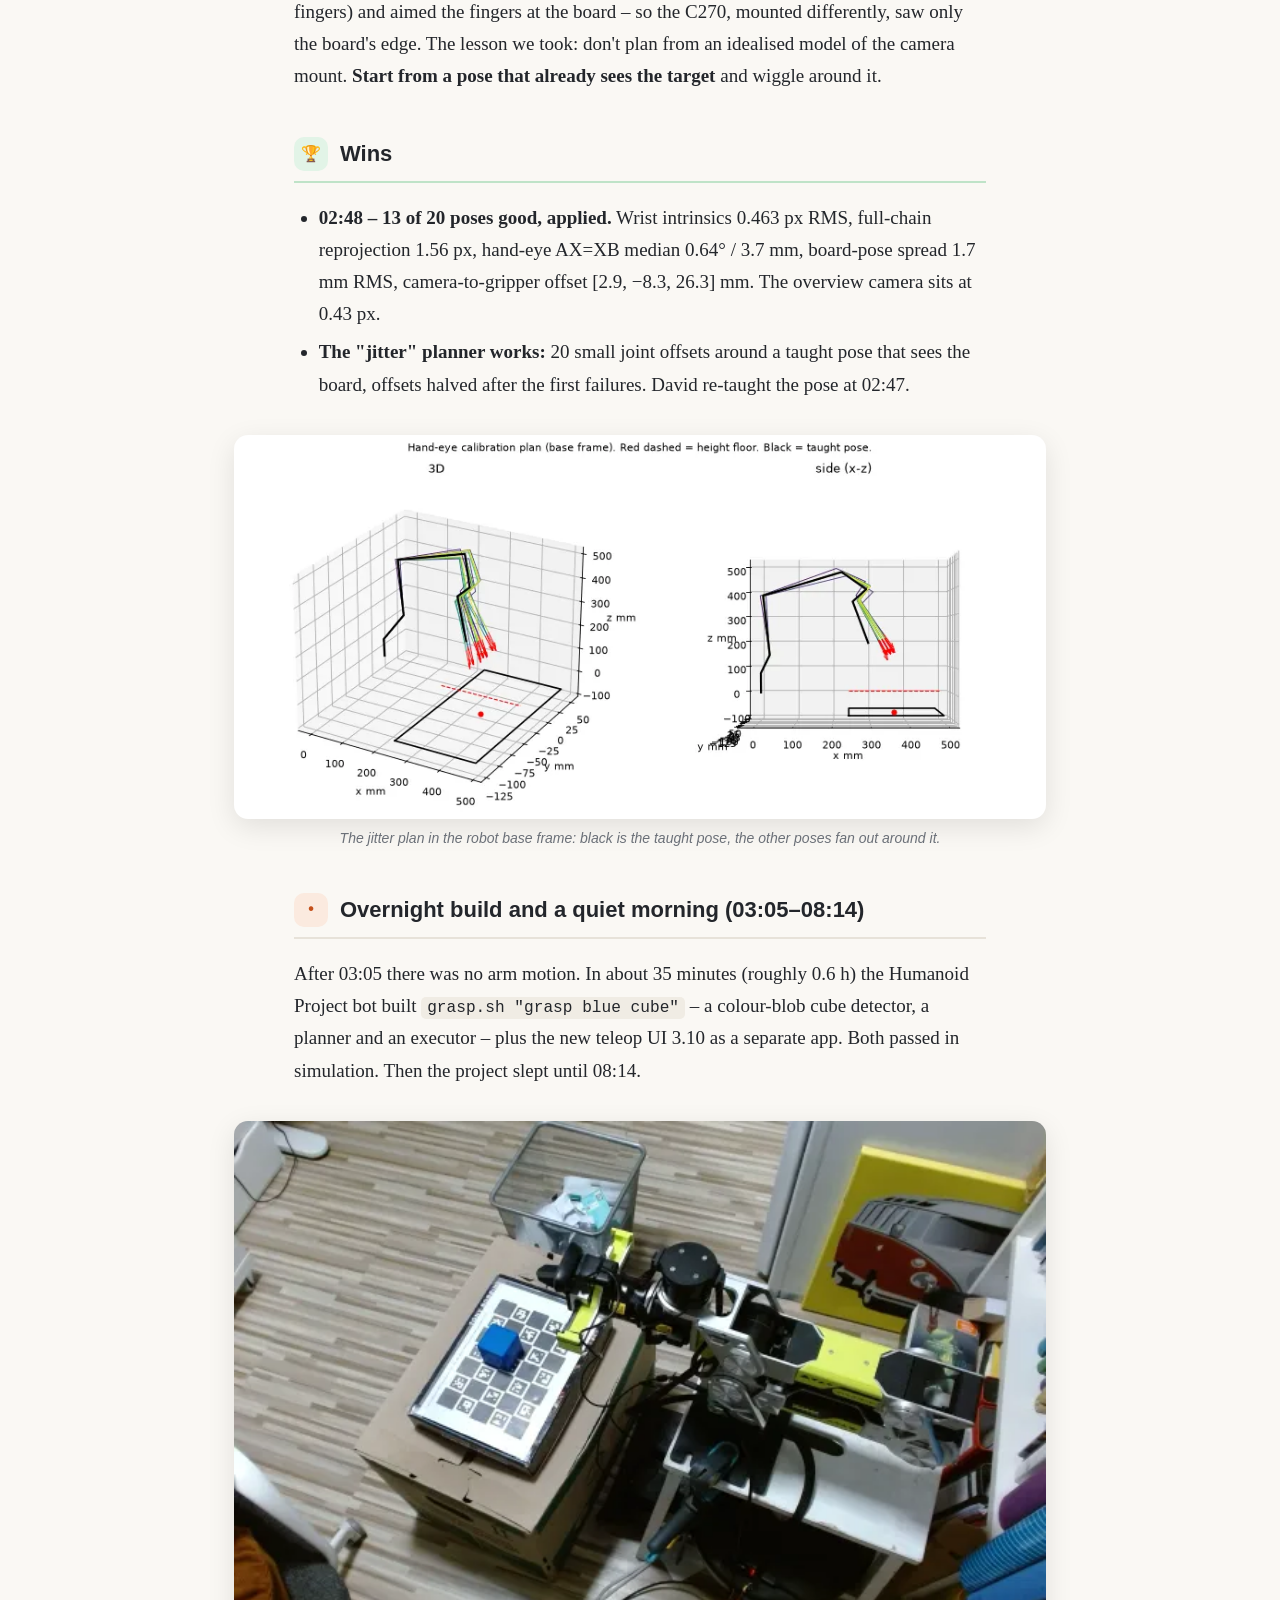
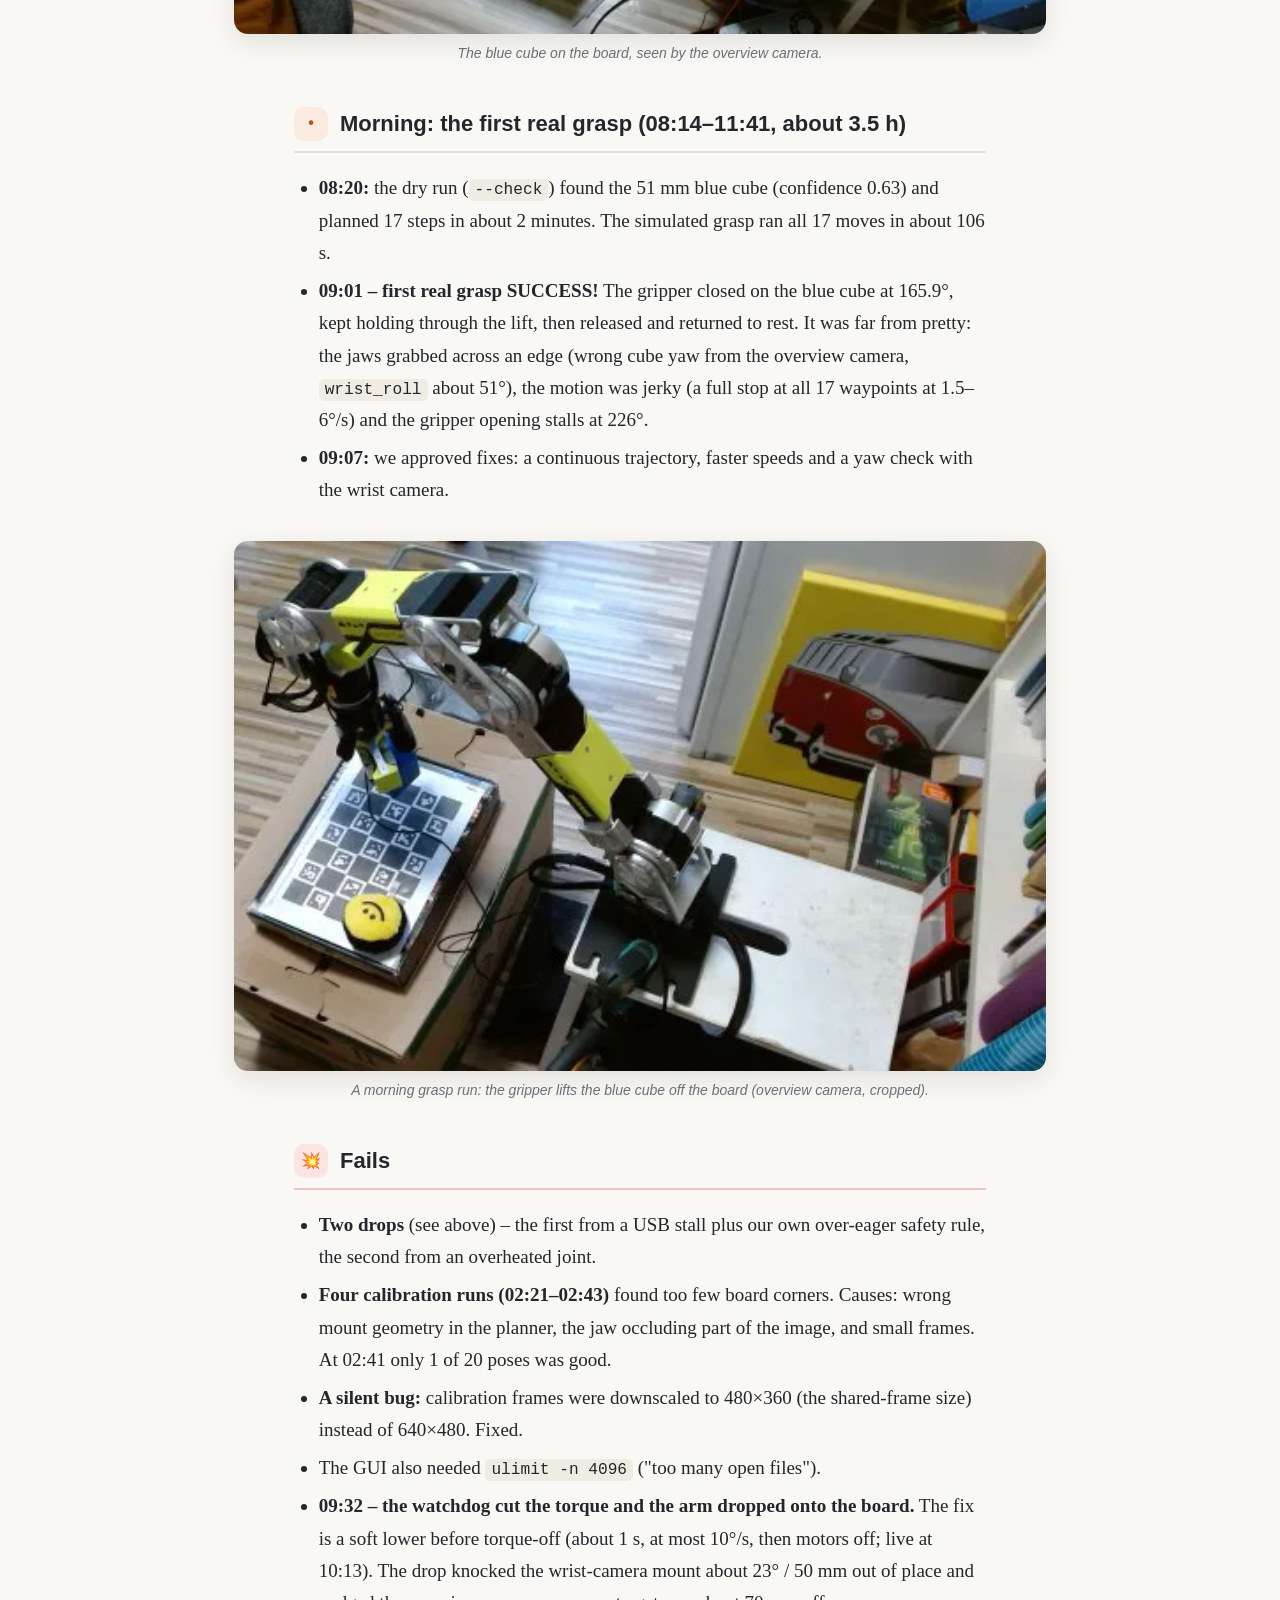
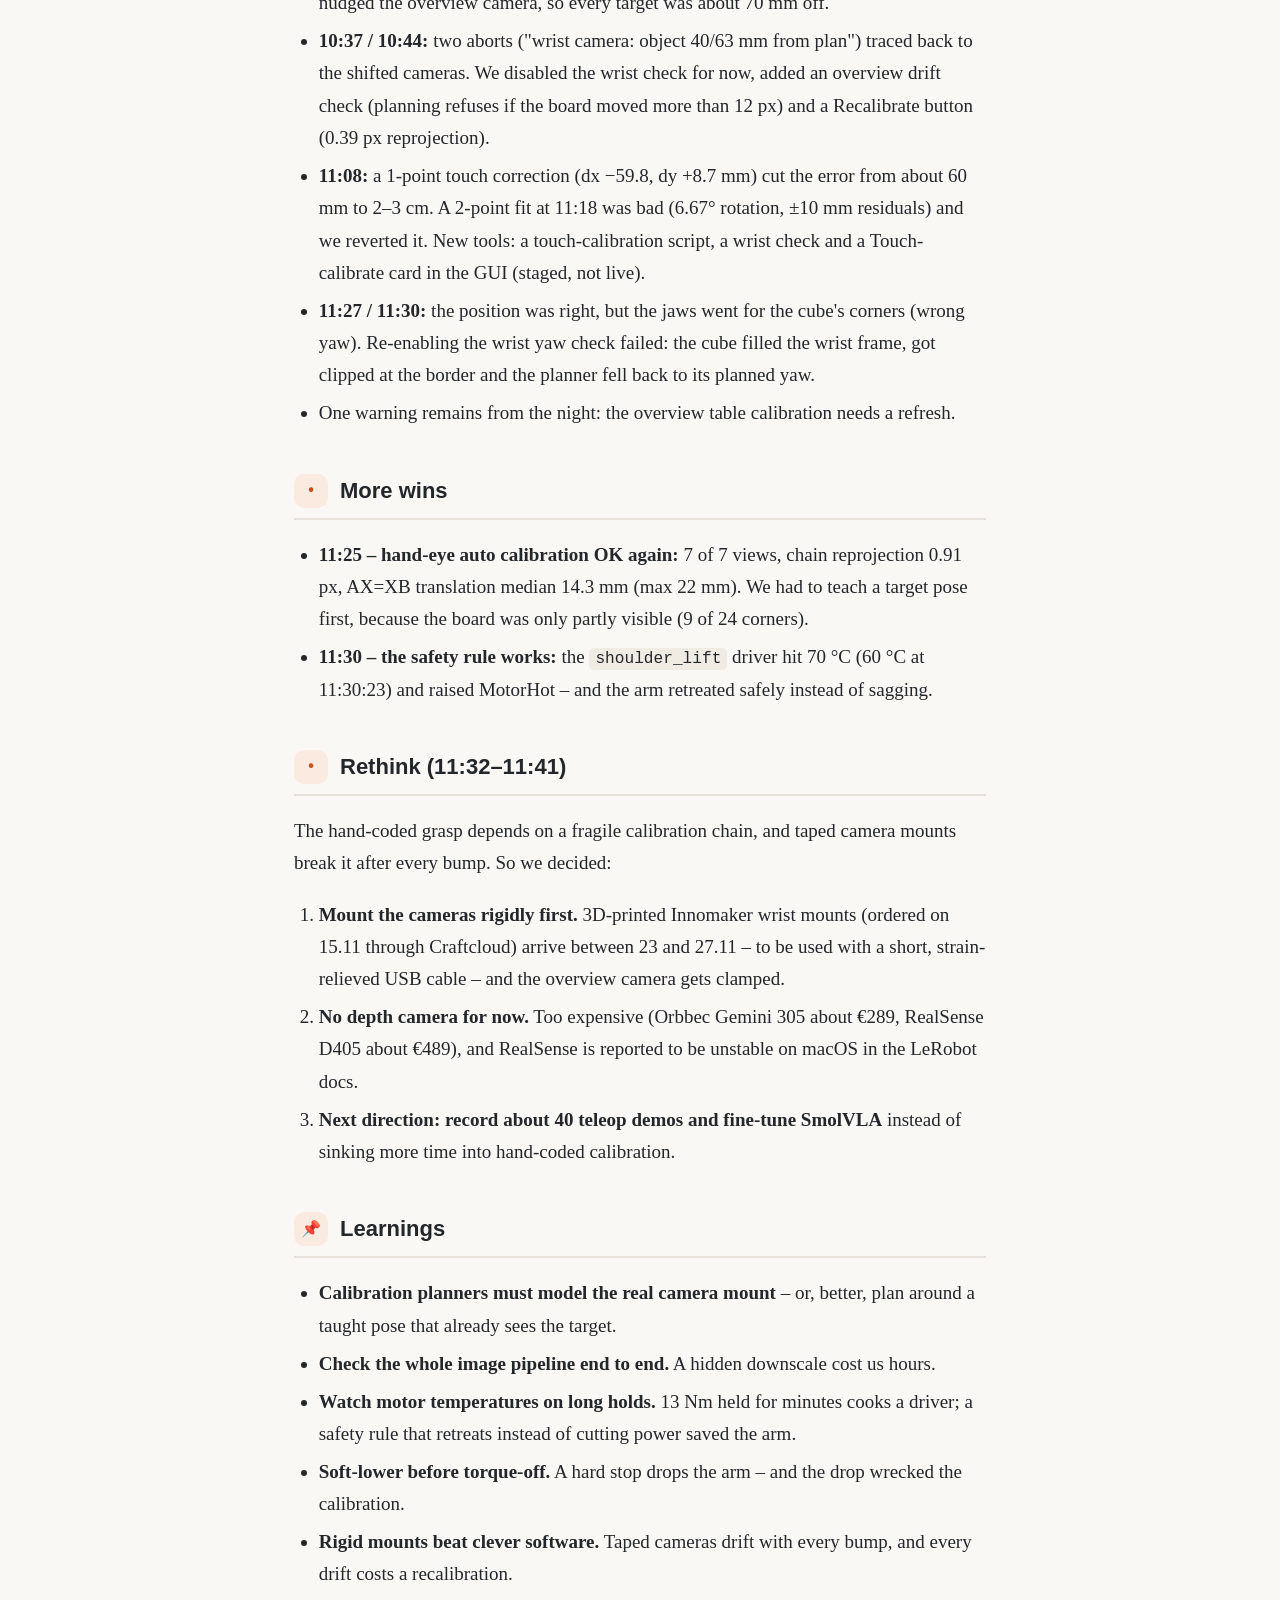
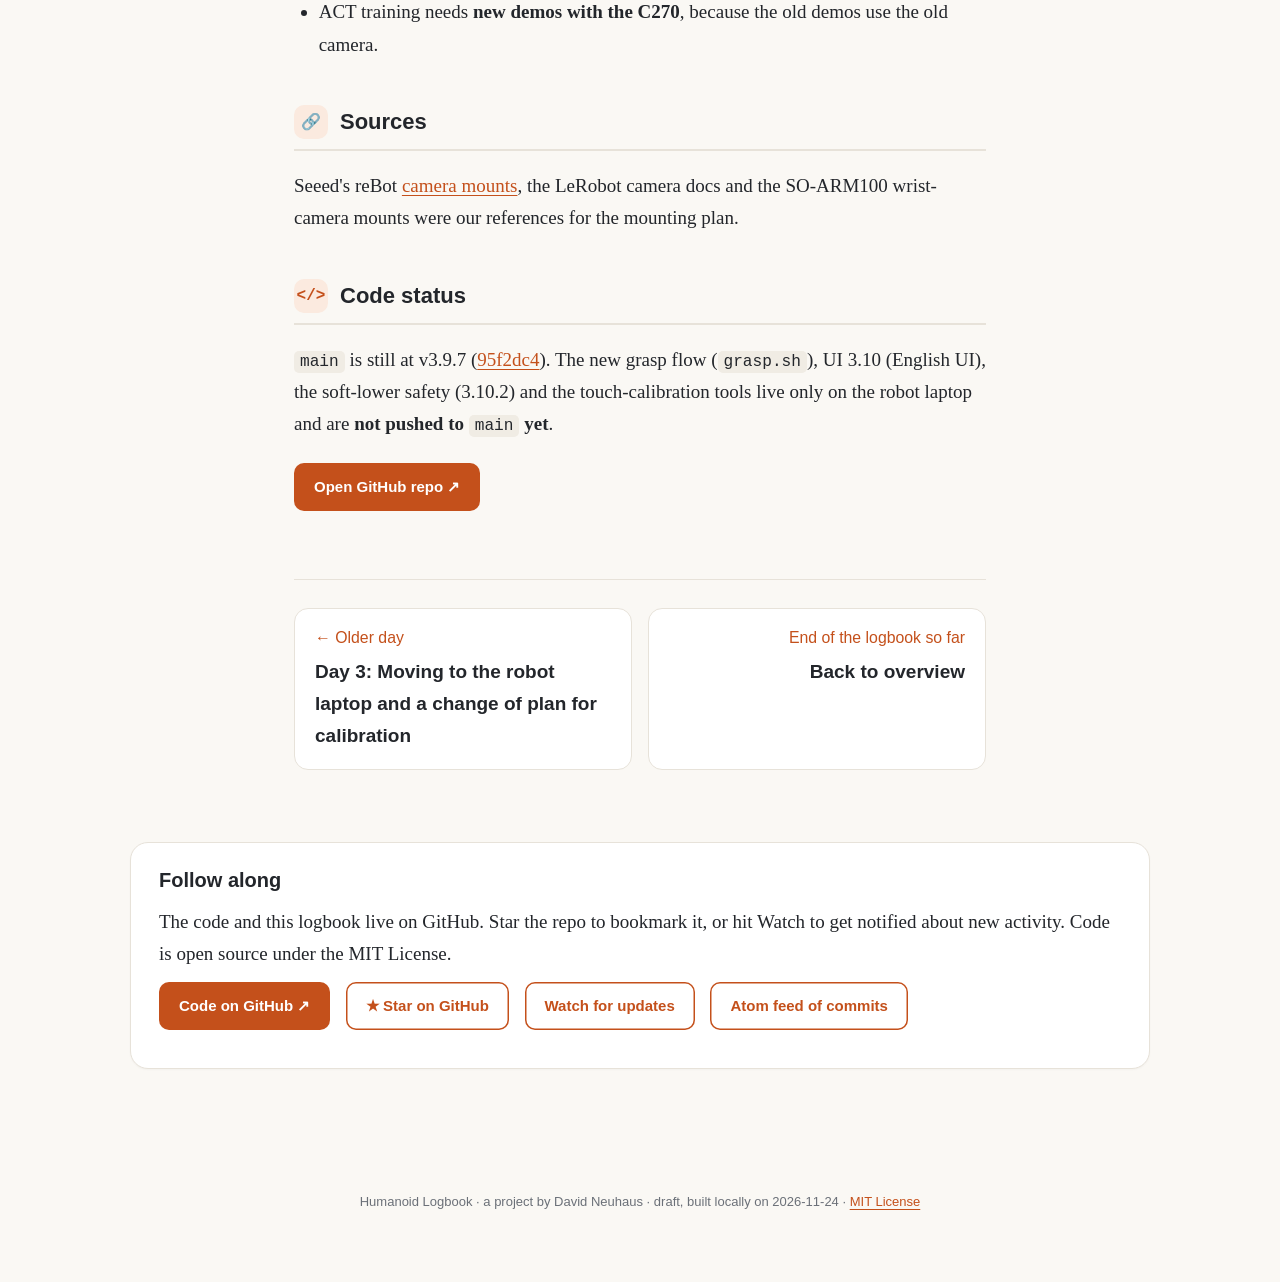
<file: site/tag/2026-11-22.html>
<!doctype html><html lang="en"><head><meta charset="utf-8"><meta name="viewport" content="width=device-width,initial-scale=1">
<title>Day 4: From the first good calibration to the first real grasp – Humanoid Logbook</title><meta name="description" content="A night of drops and calibration, then the first real grasp on Sunday morning – a watchdog drop, a soft-lower fix, and a pivot to rigid camera mounts and SmolVLA."><link rel="stylesheet" href="../assets/style.css"></head>
<body><header class="top"><a class="brand" href="../index.html"><span class="dot"></span>Humanoid Logbook</a><nav><a href="../index.html">Cover</a><a href="../index.html#kapitel" class=on>Chapters</a><a href="../index.html#zeitleiste">Timeline</a><a href="../about.html">About</a><span class="lang"><a href="../tag/2026-11-22.html" class=on hreflang="en" lang="en">EN</a><i>|</i><a href="../de/tag/2026-11-22.html" hreflang="de" lang="de">DE</a></span></nav></header>
<main><article class="entry"><header class="entry-head"><p class="kicker">Day 4 · Sunday, November 22, 2026</p><h1>From the first good calibration to the first real grasp</h1>
<p class="lede">A night of drops and calibration, then the first real grasp on Sunday morning – a watchdog drop, a soft-lower fix, and a pivot to rigid camera mounts and SmolVLA.</p>
<p class="meta">⏱ 7 min read · Working time: about 6.75 h (night ~2.75 h, overnight build ~0.6 h, morning ~3.5 h; approximate)</p>
</header>
<figure><img src="../media/day4-cube-board.webp" alt="The arm hovering over the ChArUco board with the new wrist camera, with the 51 mm blue cube as the first grasp target." loading="lazy"><figcaption>The arm hovering over the ChArUco board with the new wrist camera, with the 51 mm blue cube as the first grasp target.</figcaption></figure>
<p>A night session straight after Day 3: the arm kept dropping, so we first hunted for the reasons – and ended with the calibration we had been chasing for two days. All arm motions were David's own runs.</p>
<section class="sec sec-did"><h2><span class="ico">🛠</span>What we did</h2><ul><li><strong>v3.9.6 – the 00:23 run dropped at pose 7.</strong> Not a cable this time: the shared USB 2.0 hub stalled for about a second, and both cameras and all 7 motor feeds froze at once (8 GB of RAM swapping, GUI at about 200 % CPU). Our own rule "feedback frozen for 1 s → torque off" then cut the motors. Now we <strong>keep the torque and re-send the last target for up to 3 s</strong> while polling.</li><li><strong>v3.9.7 – the 00:33 run sagged.</strong> The shoulder-lift driver heated from 32 to 78 °C holding about 13 Nm and threw fault 0x12 (overcurrent + HALL), so the joint went limp. Now any motor fault turns all motors off. A temperature watch warns at 60 °C, pauses at the start pose from 64 °C until below 52 °C and soft-stops at 70 °C. On camera loss the arm waits at the start pose and retries. The sync script also scrubs private IPs, paths and asset tags before pushing. Code: <a href="https://github.com/davidneuhaus/rebot-B601-RS/commit/95f2dc4">commit 95f2dc4</a>; later changes go into v3.9.8 together with an English UI.</li><li><strong>The camera swap, in detail.</strong> The Logitech C270 runs at about 30 fps at 640×480; at 1280×720 uncompressed it manages only 0–1.5 fps on the shared hub. Fixed focus, sharp from about 30 cm. The gripper jaw hid the lower part of the image until David tilted the camera up.</li></ul>
<figure><img src="../media/day4-c270-wrist.webp" alt="The C270 wrist view of the board: sharp, but the board edge fills the frame." loading="lazy"><figcaption>The C270 wrist view of the board: sharp, but the board edge fills the frame.</figcaption></figure></section>
<section class="sec sec-mindset"><h2><span class="ico">💭</span>Mindset</h2><p>Our calibration planner assumed the <strong>old Innomaker geometry</strong> (camera looking along the fingers) and aimed the fingers at the board – so the C270, mounted differently, saw only the board's edge. The lesson we took: don't plan from an idealised model of the camera mount. <strong>Start from a pose that already sees the target</strong> and wiggle around it.</p></section>
<section class="sec sec-wins"><h2><span class="ico">🏆</span>Wins</h2><ul><li><strong>02:48 – 13 of 20 poses good, applied.</strong> Wrist intrinsics 0.463 px RMS, full-chain reprojection 1.56 px, hand-eye AX=XB median 0.64° / 3.7 mm, board-pose spread 1.7 mm RMS, camera-to-gripper offset [2.9, −8.3, 26.3] mm. The overview camera sits at 0.43 px.</li><li><strong>The "jitter" planner works:</strong> 20 small joint offsets around a taught pose that sees the board, offsets halved after the first failures. David re-taught the pose at 02:47.</li></ul>
<figure><img src="../media/day4-handeye-plan.webp" alt="The jitter plan in the robot base frame: black is the taught pose, the other poses fan out around it." loading="lazy"><figcaption>The jitter plan in the robot base frame: black is the taught pose, the other poses fan out around it.</figcaption></figure></section>
<section class="sec sec-x"><h2><span class="ico">•</span>Overnight build and a quiet morning (03:05–08:14)</h2><p>After 03:05 there was no arm motion. In about 35 minutes (roughly 0.6 h) the Humanoid Project bot built <code>grasp.sh "grasp blue cube"</code> – a colour-blob cube detector, a planner and an executor – plus the new teleop UI 3.10 as a separate app. Both passed in simulation. Then the project slept until 08:14.</p>
<figure><img src="../media/day4-blue-cube-overview.webp" alt="The blue cube on the board, seen by the overview camera." loading="lazy"><figcaption>The blue cube on the board, seen by the overview camera.</figcaption></figure></section>
<section class="sec sec-x"><h2><span class="ico">•</span>Morning: the first real grasp (08:14–11:41, about 3.5 h)</h2><ul><li><strong>08:20:</strong> the dry run (<code>--check</code>) found the 51 mm blue cube (confidence 0.63) and planned 17 steps in about 2 minutes. The simulated grasp ran all 17 moves in about 106 s.</li><li><strong>09:01 – first real grasp SUCCESS!</strong> The gripper closed on the blue cube at 165.9°, kept holding through the lift, then released and returned to rest. It was far from pretty: the jaws grabbed across an edge (wrong cube yaw from the overview camera, <code>wrist_roll</code> about 51°), the motion was jerky (a full stop at all 17 waypoints at 1.5–6°/s) and the gripper opening stalls at 226°.</li><li><strong>09:07:</strong> we approved fixes: a continuous trajectory, faster speeds and a yaw check with the wrist camera.</li></ul>
<figure><img src="../media/day4-first-grasp-lift.webp" alt="A morning grasp run: the gripper lifts the blue cube off the board (overview camera, cropped)." loading="lazy"><figcaption>A morning grasp run: the gripper lifts the blue cube off the board (overview camera, cropped).</figcaption></figure></section>
<section class="sec sec-fails"><h2><span class="ico">💥</span>Fails</h2><ul><li><strong>Two drops</strong> (see above) – the first from a USB stall plus our own over-eager safety rule, the second from an overheated joint.</li><li><strong>Four calibration runs (02:21–02:43)</strong> found too few board corners. Causes: wrong mount geometry in the planner, the jaw occluding part of the image, and small frames. At 02:41 only 1 of 20 poses was good.</li><li><strong>A silent bug:</strong> calibration frames were downscaled to 480×360 (the shared-frame size) instead of 640×480. Fixed.</li><li>The GUI also needed <code>ulimit -n 4096</code> ("too many open files").</li><li><strong>09:32 – the watchdog cut the torque and the arm dropped onto the board.</strong> The fix is a soft lower before torque-off (about 1 s, at most 10°/s, then motors off; live at 10:13). The drop knocked the wrist-camera mount about 23° / 50 mm out of place and nudged the overview camera, so every target was about 70 mm off.</li><li><strong>10:37 / 10:44:</strong> two aborts ("wrist camera: object 40/63 mm from plan") traced back to the shifted cameras. We disabled the wrist check for now, added an overview drift check (planning refuses if the board moved more than 12 px) and a Recalibrate button (0.39 px reprojection).</li><li><strong>11:08:</strong> a 1-point touch correction (dx −59.8, dy +8.7 mm) cut the error from about 60 mm to 2–3 cm. A 2-point fit at 11:18 was bad (6.67° rotation, ±10 mm residuals) and we reverted it. New tools: a touch-calibration script, a wrist check and a Touch-calibrate card in the GUI (staged, not live).</li><li><strong>11:27 / 11:30:</strong> the position was right, but the jaws went for the cube's corners (wrong yaw). Re-enabling the wrist yaw check failed: the cube filled the wrist frame, got clipped at the border and the planner fell back to its planned yaw.</li><li>One warning remains from the night: the overview table calibration needs a refresh.</li></ul></section>
<section class="sec sec-x"><h2><span class="ico">•</span>More wins</h2><ul><li><strong>11:25 – hand-eye auto calibration OK again:</strong> 7 of 7 views, chain reprojection 0.91 px, AX=XB translation median 14.3 mm (max 22 mm). We had to teach a target pose first, because the board was only partly visible (9 of 24 corners).</li><li><strong>11:30 – the safety rule works:</strong> the <code>shoulder_lift</code> driver hit 70 °C (60 °C at 11:30:23) and raised MotorHot – and the arm retreated safely instead of sagging.</li></ul></section>
<section class="sec sec-x"><h2><span class="ico">•</span>Rethink (11:32–11:41)</h2><p>The hand-coded grasp depends on a fragile calibration chain, and taped camera mounts break it after every bump. So we decided:</p>
<ol><li><strong>Mount the cameras rigidly first.</strong> 3D-printed Innomaker wrist mounts (ordered on 15.11 through Craftcloud) arrive between 23 and 27.11 – to be used with a short, strain-relieved USB cable – and the overview camera gets clamped.</li><li><strong>No depth camera for now.</strong> Too expensive (Orbbec Gemini 305 about €289, RealSense D405 about €489), and RealSense is reported to be unstable on macOS in the LeRobot docs.</li><li><strong>Next direction: record about 40 teleop demos and fine-tune SmolVLA</strong> instead of sinking more time into hand-coded calibration.</li></ol></section>
<section class="sec sec-learnings"><h2><span class="ico">📌</span>Learnings</h2><ul><li><strong>Calibration planners must model the real camera mount</strong> – or, better, plan around a taught pose that already sees the target.</li><li><strong>Check the whole image pipeline end to end.</strong> A hidden downscale cost us hours.</li><li><strong>Watch motor temperatures on long holds.</strong> 13 Nm held for minutes cooks a driver; a safety rule that retreats instead of cutting power saved the arm.</li><li><strong>Soft-lower before torque-off.</strong> A hard stop drops the arm – and the drop wrecked the calibration.</li><li><strong>Rigid mounts beat clever software.</strong> Taped cameras drift with every bump, and every drift costs a recalibration.</li><li>ACT training needs <strong>new demos with the C270</strong>, because the old demos use the old camera.</li></ul></section>
<section class="sec sec-sources"><h2><span class="ico">🔗</span>Sources</h2><p>Seeed's reBot <a href="https://github.com/Seeed-Projects/reBot-DevArm/blob/main/hardware/camera-mounts/README.md">camera mounts</a>, the LeRobot camera docs and the SO-ARM100 wrist-camera mounts were our references for the mounting plan.</p></section>
<section class="sec sec-code"><h2><span class="ico">&lt;/&gt;</span>Code status</h2><p><code>main</code> is still at v3.9.7 (<a href="https://github.com/davidneuhaus/rebot-B601-RS/commit/95f2dc4">95f2dc4</a>). The new grasp flow (<code>grasp.sh</code>), UI 3.10 (English UI), the soft-lower safety (3.10.2) and the touch-calibration tools live only on the robot laptop and are <strong>not pushed to <code>main</code> yet</strong>.</p><p class="code-links"><a class="btn" href="https://github.com/davidneuhaus/rebot-B601-RS">Open GitHub repo ↗</a></p></section>
<nav class="pager"><a class="prev" href="2026-11-21.html"><small>← Older day</small><span>Day 3: Moving to the robot laptop and a change of plan for calibration</span></a><a class="next end" href="../index.html#kapitel"><small>End of the logbook so far</small><span>Back to overview</span></a></nav></article></main>
<section class="wrap follow"><div class="card"><h2>Follow along</h2><p>The code and this logbook live on GitHub. Star the repo to bookmark it, or hit Watch to get notified about new activity. Code is open source under the MIT License.</p><p class="code-links"><a class="btn" href="https://github.com/davidneuhaus/rebot-B601-RS">Code on GitHub ↗</a> <a class="btn ghost" href="https://github.com/davidneuhaus/rebot-B601-RS/stargazers">★ Star on GitHub</a> <a class="btn ghost" href="https://github.com/davidneuhaus/rebot-B601-RS/subscription">Watch for updates</a> <a class="btn ghost" href="https://github.com/davidneuhaus/rebot-B601-RS/commits/main.atom">Atom feed of commits</a></p></div></section>
<footer><p>Humanoid Logbook · a project by David Neuhaus · draft, built locally on 2026-11-24 · <a href="https://github.com/davidneuhaus/rebot-B601-RS/blob/main/LICENSE">MIT License</a></p></footer>
<script src="../assets/app.js"></script></body></html>
</file>
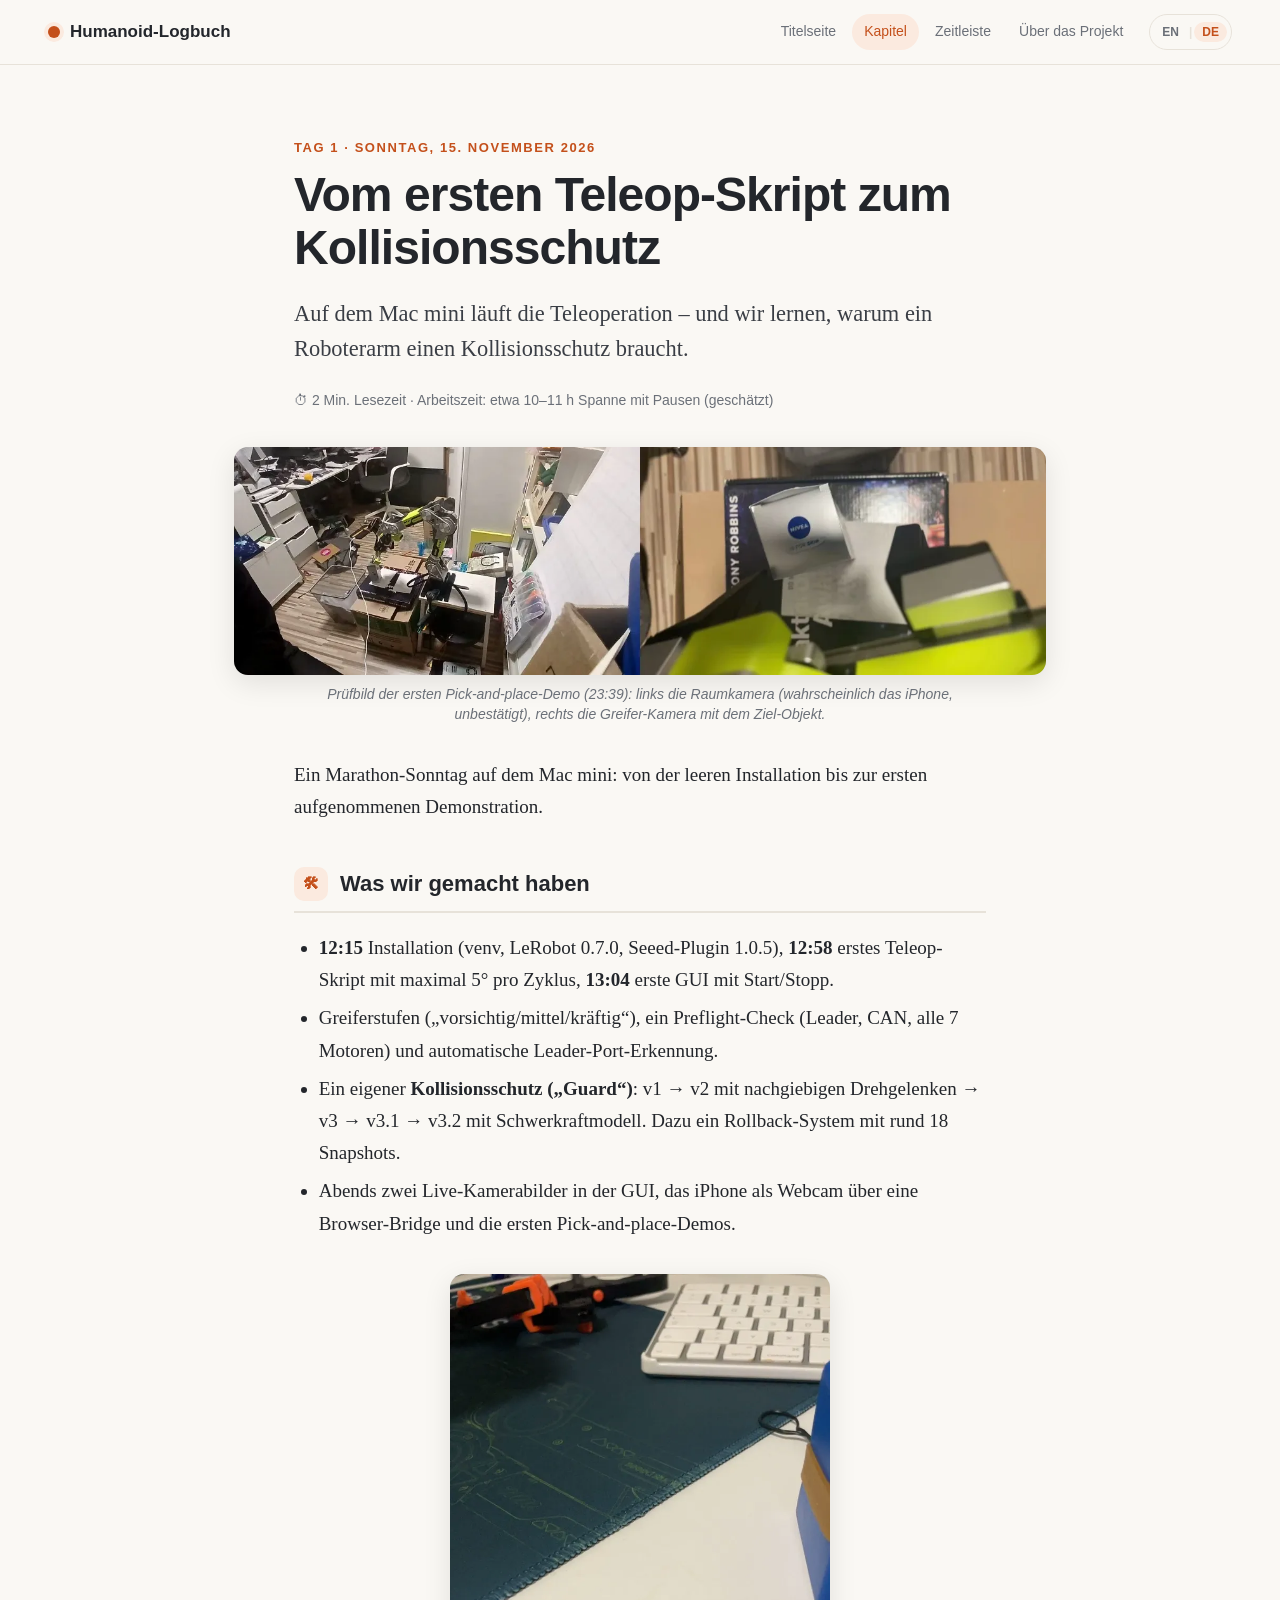
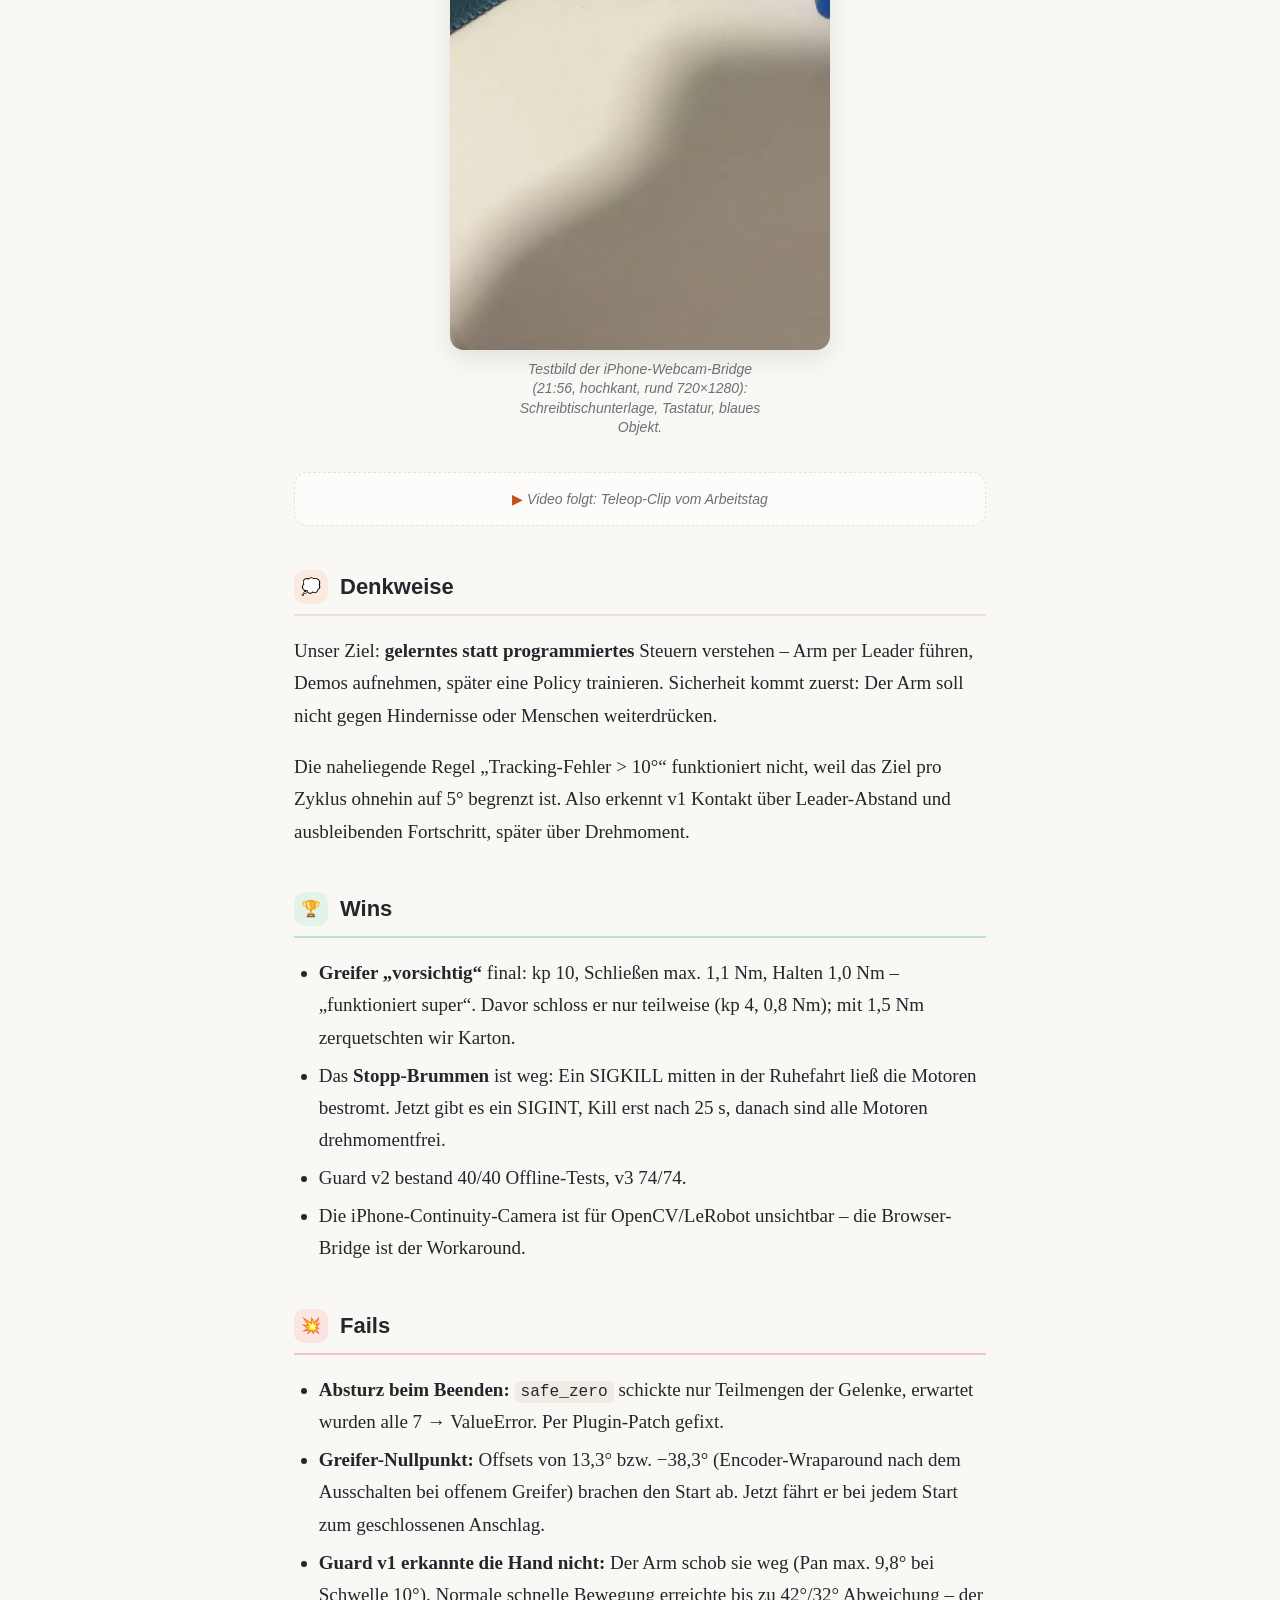
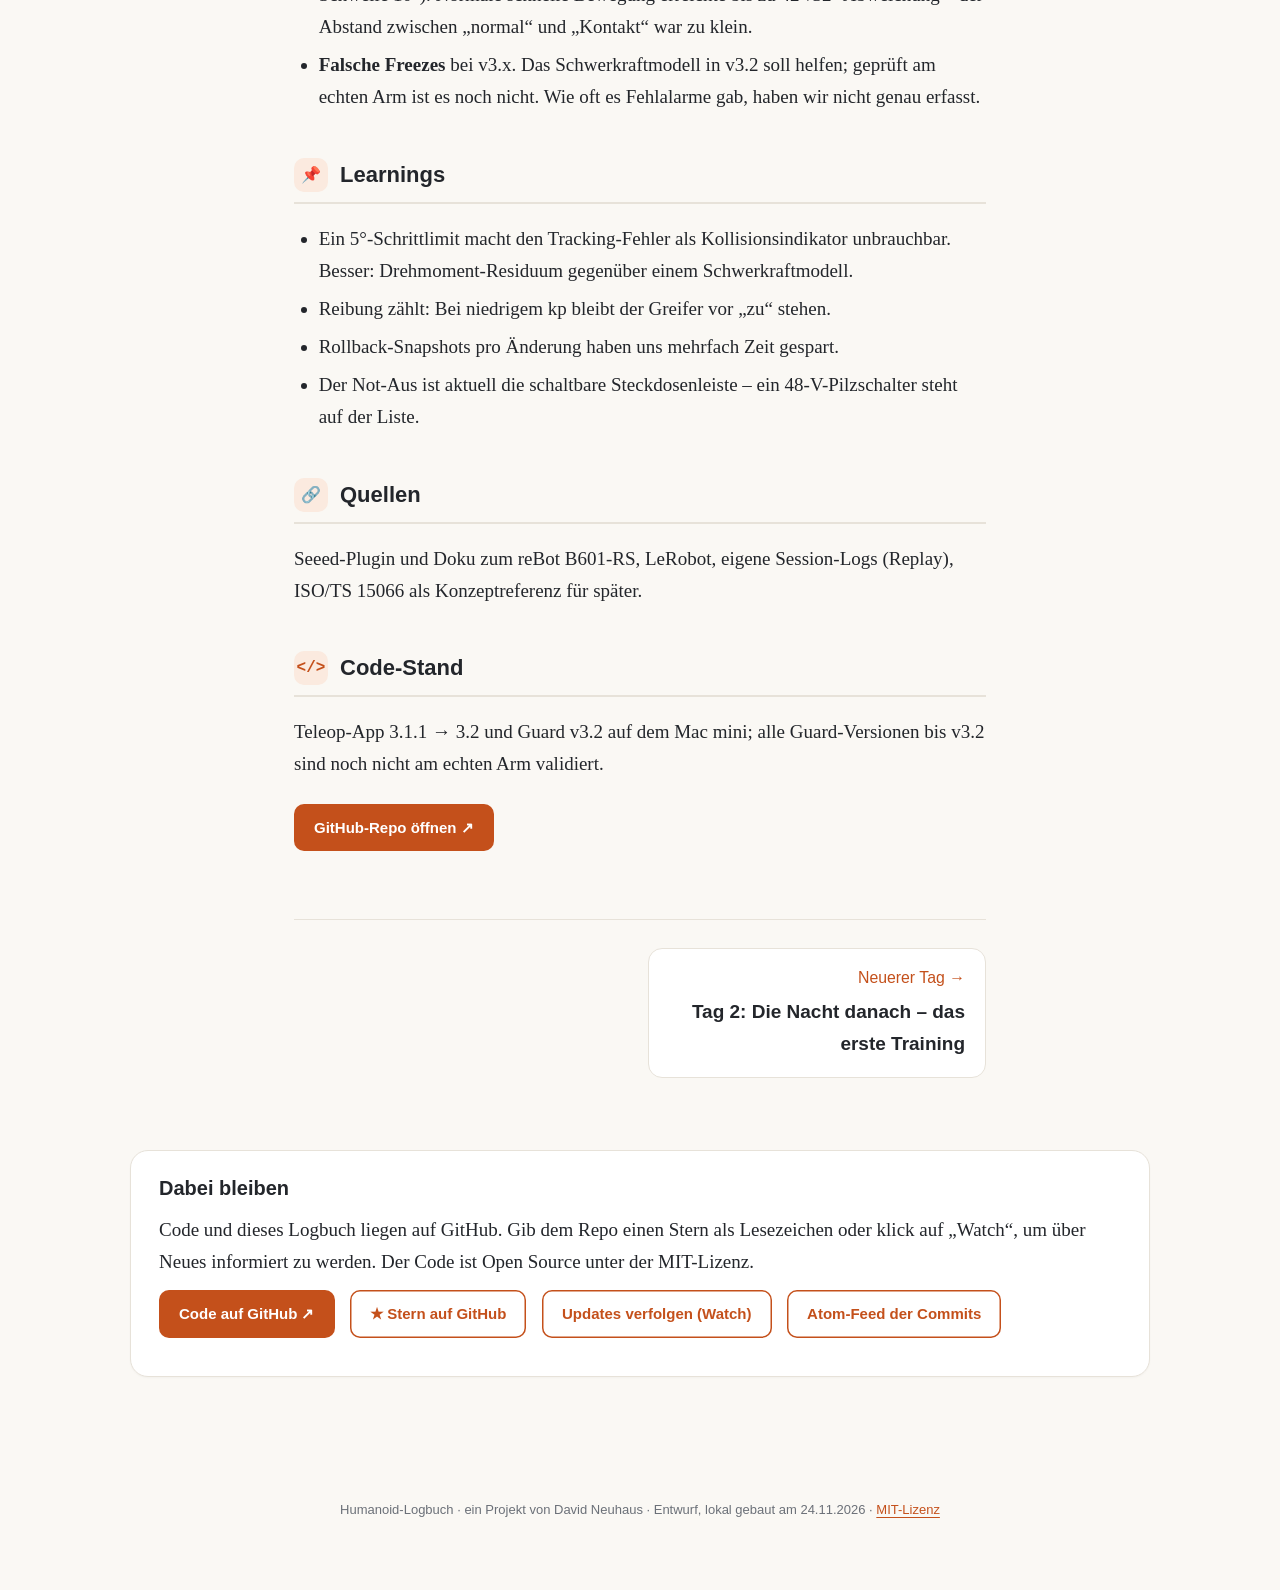
<file: site/de/tag/2026-11-15.html>
<!doctype html><html lang="de"><head><meta charset="utf-8"><meta name="viewport" content="width=device-width,initial-scale=1">
<title>Tag 1: Vom ersten Teleop-Skript zum Kollisionsschutz – Humanoid-Logbuch</title><meta name="description" content="Auf dem Mac mini läuft die Teleoperation – und wir lernen, warum ein Roboterarm einen Kollisionsschutz braucht."><link rel="stylesheet" href="../../assets/style.css"></head>
<body><header class="top"><a class="brand" href="../index.html"><span class="dot"></span>Humanoid-Logbuch</a><nav><a href="../index.html">Titelseite</a><a href="../index.html#kapitel" class=on>Kapitel</a><a href="../index.html#zeitleiste">Zeitleiste</a><a href="../about.html">Über das Projekt</a><span class="lang"><a href="../../tag/2026-11-15.html" hreflang="en" lang="en">EN</a><i>|</i><a href="../tag/2026-11-15.html" class=on hreflang="de" lang="de">DE</a></span></nav></header>
<main><article class="entry"><header class="entry-head"><p class="kicker">Tag 1 · Sonntag, 15. November 2026</p><h1>Vom ersten Teleop-Skript zum Kollisionsschutz</h1>
<p class="lede">Auf dem Mac mini läuft die Teleoperation – und wir lernen, warum ein Roboterarm einen Kollisionsschutz braucht.</p>
<p class="meta">⏱ 2 Min. Lesezeit · Arbeitszeit: etwa 10–11 h Spanne mit Pausen (geschätzt)</p>
</header>
<figure><img src="../../media/first-recording-two-cameras.webp" alt="Prüfbild der ersten Pick-and-place-Demo (23:39): links die Raumkamera (wahrscheinlich das iPhone, unbestätigt), rechts die Greifer-Kamera mit dem Ziel-Objekt." loading="lazy"><figcaption>Prüfbild der ersten Pick-and-place-Demo (23:39): links die Raumkamera (wahrscheinlich das iPhone, unbestätigt), rechts die Greifer-Kamera mit dem Ziel-Objekt.</figcaption></figure>
<p>Ein Marathon-Sonntag auf dem Mac mini: von der leeren Installation bis zur ersten aufgenommenen Demonstration.</p>
<section class="sec sec-did"><h2><span class="ico">🛠</span>Was wir gemacht haben</h2><ul><li><strong>12:15</strong> Installation (venv, LeRobot 0.7.0, Seeed-Plugin 1.0.5), <strong>12:58</strong> erstes Teleop-Skript mit maximal 5° pro Zyklus, <strong>13:04</strong> erste GUI mit Start/Stopp.</li><li>Greiferstufen („vorsichtig/mittel/kräftig“), ein Preflight-Check (Leader, CAN, alle 7 Motoren) und automatische Leader-Port-Erkennung.</li><li>Ein eigener <strong>Kollisionsschutz („Guard“)</strong>: v1 → v2 mit nachgiebigen Drehgelenken → v3 → v3.1 → v3.2 mit Schwerkraftmodell. Dazu ein Rollback-System mit rund 18 Snapshots.</li><li>Abends zwei Live-Kamerabilder in der GUI, das iPhone als Webcam über eine Browser-Bridge und die ersten Pick-and-place-Demos.</li></ul>
<figure class="small"><img src="../../media/iphone-webcam-bridge-test.webp" alt="Testbild der iPhone-Webcam-Bridge (21:56, hochkant, rund 720×1280): Schreibtischunterlage, Tastatur, blaues Objekt." loading="lazy"><figcaption>Testbild der iPhone-Webcam-Bridge (21:56, hochkant, rund 720×1280): Schreibtischunterlage, Tastatur, blaues Objekt.</figcaption></figure>
<div class="soon">Video folgt: Teleop-Clip vom Arbeitstag</div></section>
<section class="sec sec-mindset"><h2><span class="ico">💭</span>Denkweise</h2><p>Unser Ziel: <strong>gelerntes statt programmiertes</strong> Steuern verstehen – Arm per Leader führen, Demos aufnehmen, später eine Policy trainieren. Sicherheit kommt zuerst: Der Arm soll nicht gegen Hindernisse oder Menschen weiterdrücken.</p>
<p>Die naheliegende Regel „Tracking-Fehler &gt; 10°“ funktioniert nicht, weil das Ziel pro Zyklus ohnehin auf 5° begrenzt ist. Also erkennt v1 Kontakt über Leader-Abstand und ausbleibenden Fortschritt, später über Drehmoment.</p></section>
<section class="sec sec-wins"><h2><span class="ico">🏆</span>Wins</h2><ul><li><strong>Greifer „vorsichtig“</strong> final: kp 10, Schließen max. 1,1 Nm, Halten 1,0 Nm – „funktioniert super“. Davor schloss er nur teilweise (kp 4, 0,8 Nm); mit 1,5 Nm zerquetschten wir Karton.</li><li>Das <strong>Stopp-Brummen</strong> ist weg: Ein SIGKILL mitten in der Ruhefahrt ließ die Motoren bestromt. Jetzt gibt es ein SIGINT, Kill erst nach 25 s, danach sind alle Motoren drehmomentfrei.</li><li>Guard v2 bestand 40/40 Offline-Tests, v3 74/74.</li><li>Die iPhone-Continuity-Camera ist für OpenCV/LeRobot unsichtbar – die Browser-Bridge ist der Workaround.</li></ul></section>
<section class="sec sec-fails"><h2><span class="ico">💥</span>Fails</h2><ul><li><strong>Absturz beim Beenden:</strong> <code>safe_zero</code> schickte nur Teilmengen der Gelenke, erwartet wurden alle 7 → ValueError. Per Plugin-Patch gefixt.</li><li><strong>Greifer-Nullpunkt:</strong> Offsets von 13,3° bzw. −38,3° (Encoder-Wraparound nach dem Ausschalten bei offenem Greifer) brachen den Start ab. Jetzt fährt er bei jedem Start zum geschlossenen Anschlag.</li><li><strong>Guard v1 erkannte die Hand nicht:</strong> Der Arm schob sie weg (Pan max. 9,8° bei Schwelle 10°). Normale schnelle Bewegung erreichte bis zu 42°/32° Abweichung – der Abstand zwischen „normal“ und „Kontakt“ war zu klein.</li><li><strong>Falsche Freezes</strong> bei v3.x. Das Schwerkraftmodell in v3.2 soll helfen; geprüft am echten Arm ist es noch nicht. Wie oft es Fehlalarme gab, haben wir nicht genau erfasst.</li></ul></section>
<section class="sec sec-learnings"><h2><span class="ico">📌</span>Learnings</h2><ul><li>Ein 5°-Schrittlimit macht den Tracking-Fehler als Kollisionsindikator unbrauchbar. Besser: Drehmoment-Residuum gegenüber einem Schwerkraftmodell.</li><li>Reibung zählt: Bei niedrigem kp bleibt der Greifer vor „zu“ stehen.</li><li>Rollback-Snapshots pro Änderung haben uns mehrfach Zeit gespart.</li><li>Der Not-Aus ist aktuell die schaltbare Steckdosenleiste – ein 48-V-Pilzschalter steht auf der Liste.</li></ul></section>
<section class="sec sec-sources"><h2><span class="ico">🔗</span>Quellen</h2><p>Seeed-Plugin und Doku zum reBot B601-RS, LeRobot, eigene Session-Logs (Replay), ISO/TS 15066 als Konzeptreferenz für später.</p></section>
<section class="sec sec-code"><h2><span class="ico">&lt;/&gt;</span>Code-Stand</h2><p>Teleop-App 3.1.1 → 3.2 und Guard v3.2 auf dem Mac mini; alle Guard-Versionen bis v3.2 sind noch nicht am echten Arm validiert.</p><p class="code-links"><a class="btn" href="https://github.com/davidneuhaus/rebot-B601-RS">GitHub-Repo öffnen ↗</a></p></section>
<nav class="pager"><span></span><a class="next" href="2026-11-16.html"><small>Neuerer Tag →</small><span>Tag 2: Die Nacht danach – das erste Training</span></a></nav></article></main>
<section class="wrap follow"><div class="card"><h2>Dabei bleiben</h2><p>Code und dieses Logbuch liegen auf GitHub. Gib dem Repo einen Stern als Lesezeichen oder klick auf „Watch“, um über Neues informiert zu werden. Der Code ist Open Source unter der MIT-Lizenz.</p><p class="code-links"><a class="btn" href="https://github.com/davidneuhaus/rebot-B601-RS">Code auf GitHub ↗</a> <a class="btn ghost" href="https://github.com/davidneuhaus/rebot-B601-RS/stargazers">★ Stern auf GitHub</a> <a class="btn ghost" href="https://github.com/davidneuhaus/rebot-B601-RS/subscription">Updates verfolgen (Watch)</a> <a class="btn ghost" href="https://github.com/davidneuhaus/rebot-B601-RS/commits/main.atom">Atom-Feed der Commits</a></p></div></section>
<footer><p>Humanoid-Logbuch · ein Projekt von David Neuhaus · Entwurf, lokal gebaut am 24.11.2026 · <a href="https://github.com/davidneuhaus/rebot-B601-RS/blob/main/LICENSE">MIT-Lizenz</a></p></footer>
<script src="../../assets/app.js"></script></body></html>
</file>
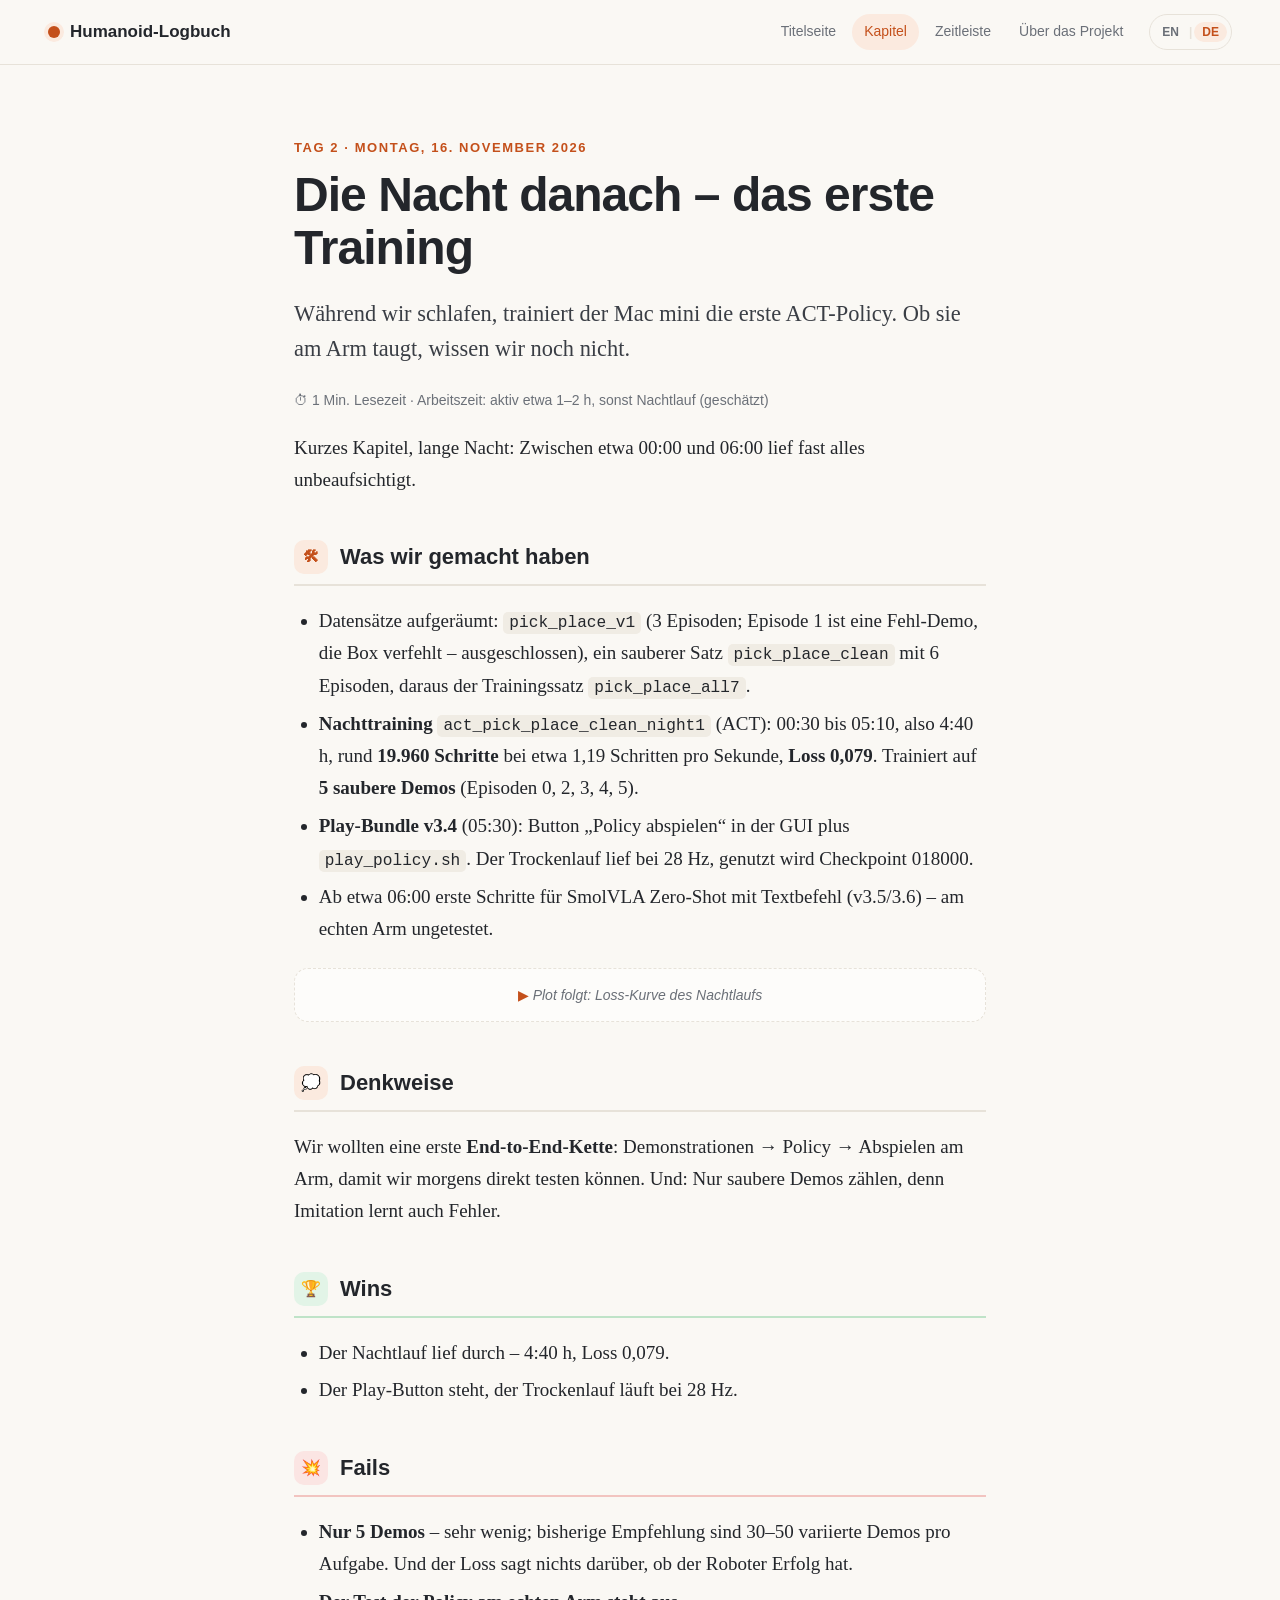
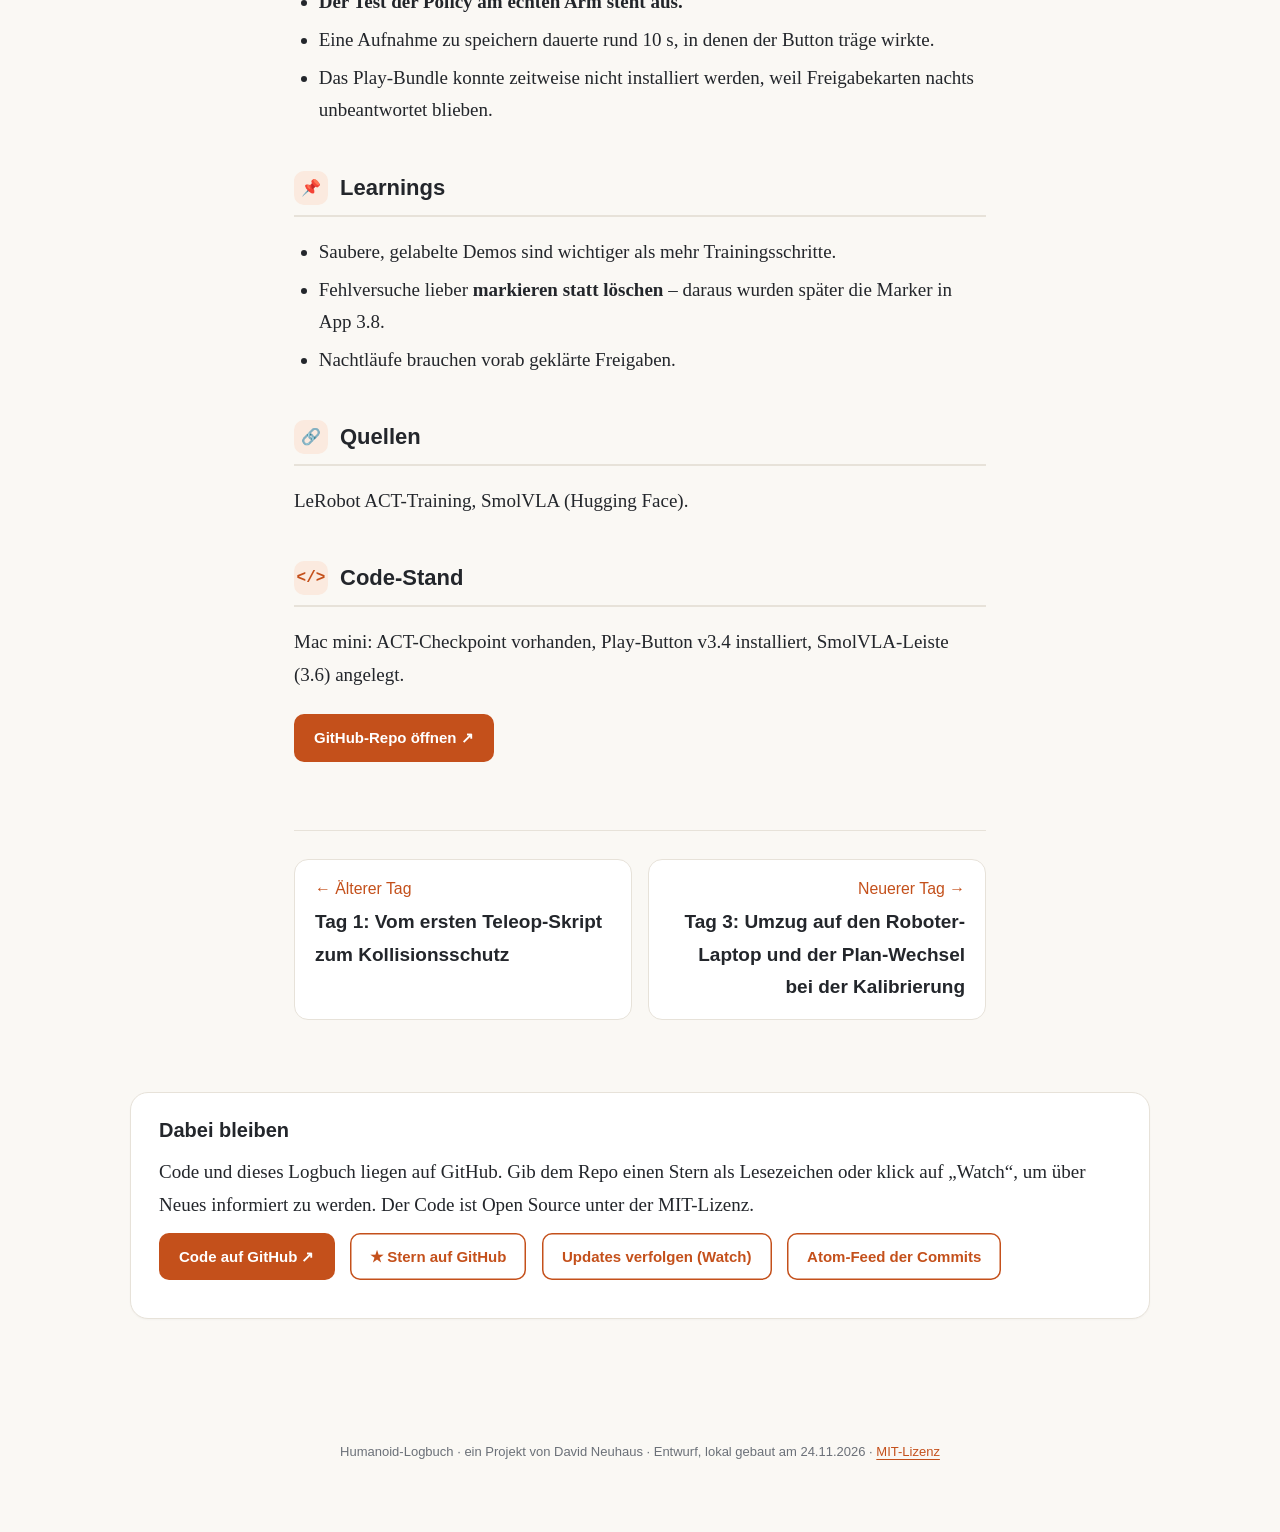
<file: site/de/tag/2026-11-16.html>
<!doctype html><html lang="de"><head><meta charset="utf-8"><meta name="viewport" content="width=device-width,initial-scale=1">
<title>Tag 2: Die Nacht danach – das erste Training – Humanoid-Logbuch</title><meta name="description" content="Während wir schlafen, trainiert der Mac mini die erste ACT-Policy. Ob sie am Arm taugt, wissen wir noch nicht."><link rel="stylesheet" href="../../assets/style.css"></head>
<body><header class="top"><a class="brand" href="../index.html"><span class="dot"></span>Humanoid-Logbuch</a><nav><a href="../index.html">Titelseite</a><a href="../index.html#kapitel" class=on>Kapitel</a><a href="../index.html#zeitleiste">Zeitleiste</a><a href="../about.html">Über das Projekt</a><span class="lang"><a href="../../tag/2026-11-16.html" hreflang="en" lang="en">EN</a><i>|</i><a href="../tag/2026-11-16.html" class=on hreflang="de" lang="de">DE</a></span></nav></header>
<main><article class="entry"><header class="entry-head"><p class="kicker">Tag 2 · Montag, 16. November 2026</p><h1>Die Nacht danach – das erste Training</h1>
<p class="lede">Während wir schlafen, trainiert der Mac mini die erste ACT-Policy. Ob sie am Arm taugt, wissen wir noch nicht.</p>
<p class="meta">⏱ 1 Min. Lesezeit · Arbeitszeit: aktiv etwa 1–2 h, sonst Nachtlauf (geschätzt)</p>
</header>
<p>Kurzes Kapitel, lange Nacht: Zwischen etwa 00:00 und 06:00 lief fast alles unbeaufsichtigt.</p>
<section class="sec sec-did"><h2><span class="ico">🛠</span>Was wir gemacht haben</h2><ul><li>Datensätze aufgeräumt: <code>pick_place_v1</code> (3 Episoden; Episode 1 ist eine Fehl-Demo, die Box verfehlt – ausgeschlossen), ein sauberer Satz <code>pick_place_clean</code> mit 6 Episoden, daraus der Trainingssatz <code>pick_place_all7</code>.</li><li><strong>Nachttraining</strong> <code>act_pick_place_clean_night1</code> (ACT): 00:30 bis 05:10, also 4:40 h, rund <strong>19.960 Schritte</strong> bei etwa 1,19 Schritten pro Sekunde, <strong>Loss 0,079</strong>. Trainiert auf <strong>5 saubere Demos</strong> (Episoden 0, 2, 3, 4, 5).</li><li><strong>Play-Bundle v3.4</strong> (05:30): Button „Policy abspielen“ in der GUI plus <code>play_policy.sh</code>. Der Trockenlauf lief bei 28 Hz, genutzt wird Checkpoint 018000.</li><li>Ab etwa 06:00 erste Schritte für SmolVLA Zero-Shot mit Textbefehl (v3.5/3.6) – am echten Arm ungetestet.</li></ul>
<div class="soon">Plot folgt: Loss-Kurve des Nachtlaufs</div></section>
<section class="sec sec-mindset"><h2><span class="ico">💭</span>Denkweise</h2><p>Wir wollten eine erste <strong>End-to-End-Kette</strong>: Demonstrationen → Policy → Abspielen am Arm, damit wir morgens direkt testen können. Und: Nur saubere Demos zählen, denn Imitation lernt auch Fehler.</p></section>
<section class="sec sec-wins"><h2><span class="ico">🏆</span>Wins</h2><ul><li>Der Nachtlauf lief durch – 4:40 h, Loss 0,079.</li><li>Der Play-Button steht, der Trockenlauf läuft bei 28 Hz.</li></ul></section>
<section class="sec sec-fails"><h2><span class="ico">💥</span>Fails</h2><ul><li><strong>Nur 5 Demos</strong> – sehr wenig; bisherige Empfehlung sind 30–50 variierte Demos pro Aufgabe. Und der Loss sagt nichts darüber, ob der Roboter Erfolg hat.</li><li><strong>Der Test der Policy am echten Arm steht aus.</strong></li><li>Eine Aufnahme zu speichern dauerte rund 10 s, in denen der Button träge wirkte.</li><li>Das Play-Bundle konnte zeitweise nicht installiert werden, weil Freigabekarten nachts unbeantwortet blieben.</li></ul></section>
<section class="sec sec-learnings"><h2><span class="ico">📌</span>Learnings</h2><ul><li>Saubere, gelabelte Demos sind wichtiger als mehr Trainingsschritte.</li><li>Fehlversuche lieber <strong>markieren statt löschen</strong> – daraus wurden später die Marker in App 3.8.</li><li>Nachtläufe brauchen vorab geklärte Freigaben.</li></ul></section>
<section class="sec sec-sources"><h2><span class="ico">🔗</span>Quellen</h2><p>LeRobot ACT-Training, SmolVLA (Hugging Face).</p></section>
<section class="sec sec-code"><h2><span class="ico">&lt;/&gt;</span>Code-Stand</h2><p>Mac mini: ACT-Checkpoint vorhanden, Play-Button v3.4 installiert, SmolVLA-Leiste (3.6) angelegt.</p><p class="code-links"><a class="btn" href="https://github.com/davidneuhaus/rebot-B601-RS">GitHub-Repo öffnen ↗</a></p></section>
<nav class="pager"><a class="prev" href="2026-11-15.html"><small>← Älterer Tag</small><span>Tag 1: Vom ersten Teleop-Skript zum Kollisionsschutz</span></a><a class="next" href="2026-11-21.html"><small>Neuerer Tag →</small><span>Tag 3: Umzug auf den Roboter-Laptop und der Plan-Wechsel bei der Kalibrierung</span></a></nav></article></main>
<section class="wrap follow"><div class="card"><h2>Dabei bleiben</h2><p>Code und dieses Logbuch liegen auf GitHub. Gib dem Repo einen Stern als Lesezeichen oder klick auf „Watch“, um über Neues informiert zu werden. Der Code ist Open Source unter der MIT-Lizenz.</p><p class="code-links"><a class="btn" href="https://github.com/davidneuhaus/rebot-B601-RS">Code auf GitHub ↗</a> <a class="btn ghost" href="https://github.com/davidneuhaus/rebot-B601-RS/stargazers">★ Stern auf GitHub</a> <a class="btn ghost" href="https://github.com/davidneuhaus/rebot-B601-RS/subscription">Updates verfolgen (Watch)</a> <a class="btn ghost" href="https://github.com/davidneuhaus/rebot-B601-RS/commits/main.atom">Atom-Feed der Commits</a></p></div></section>
<footer><p>Humanoid-Logbuch · ein Projekt von David Neuhaus · Entwurf, lokal gebaut am 24.11.2026 · <a href="https://github.com/davidneuhaus/rebot-B601-RS/blob/main/LICENSE">MIT-Lizenz</a></p></footer>
<script src="../../assets/app.js"></script></body></html>
</file>
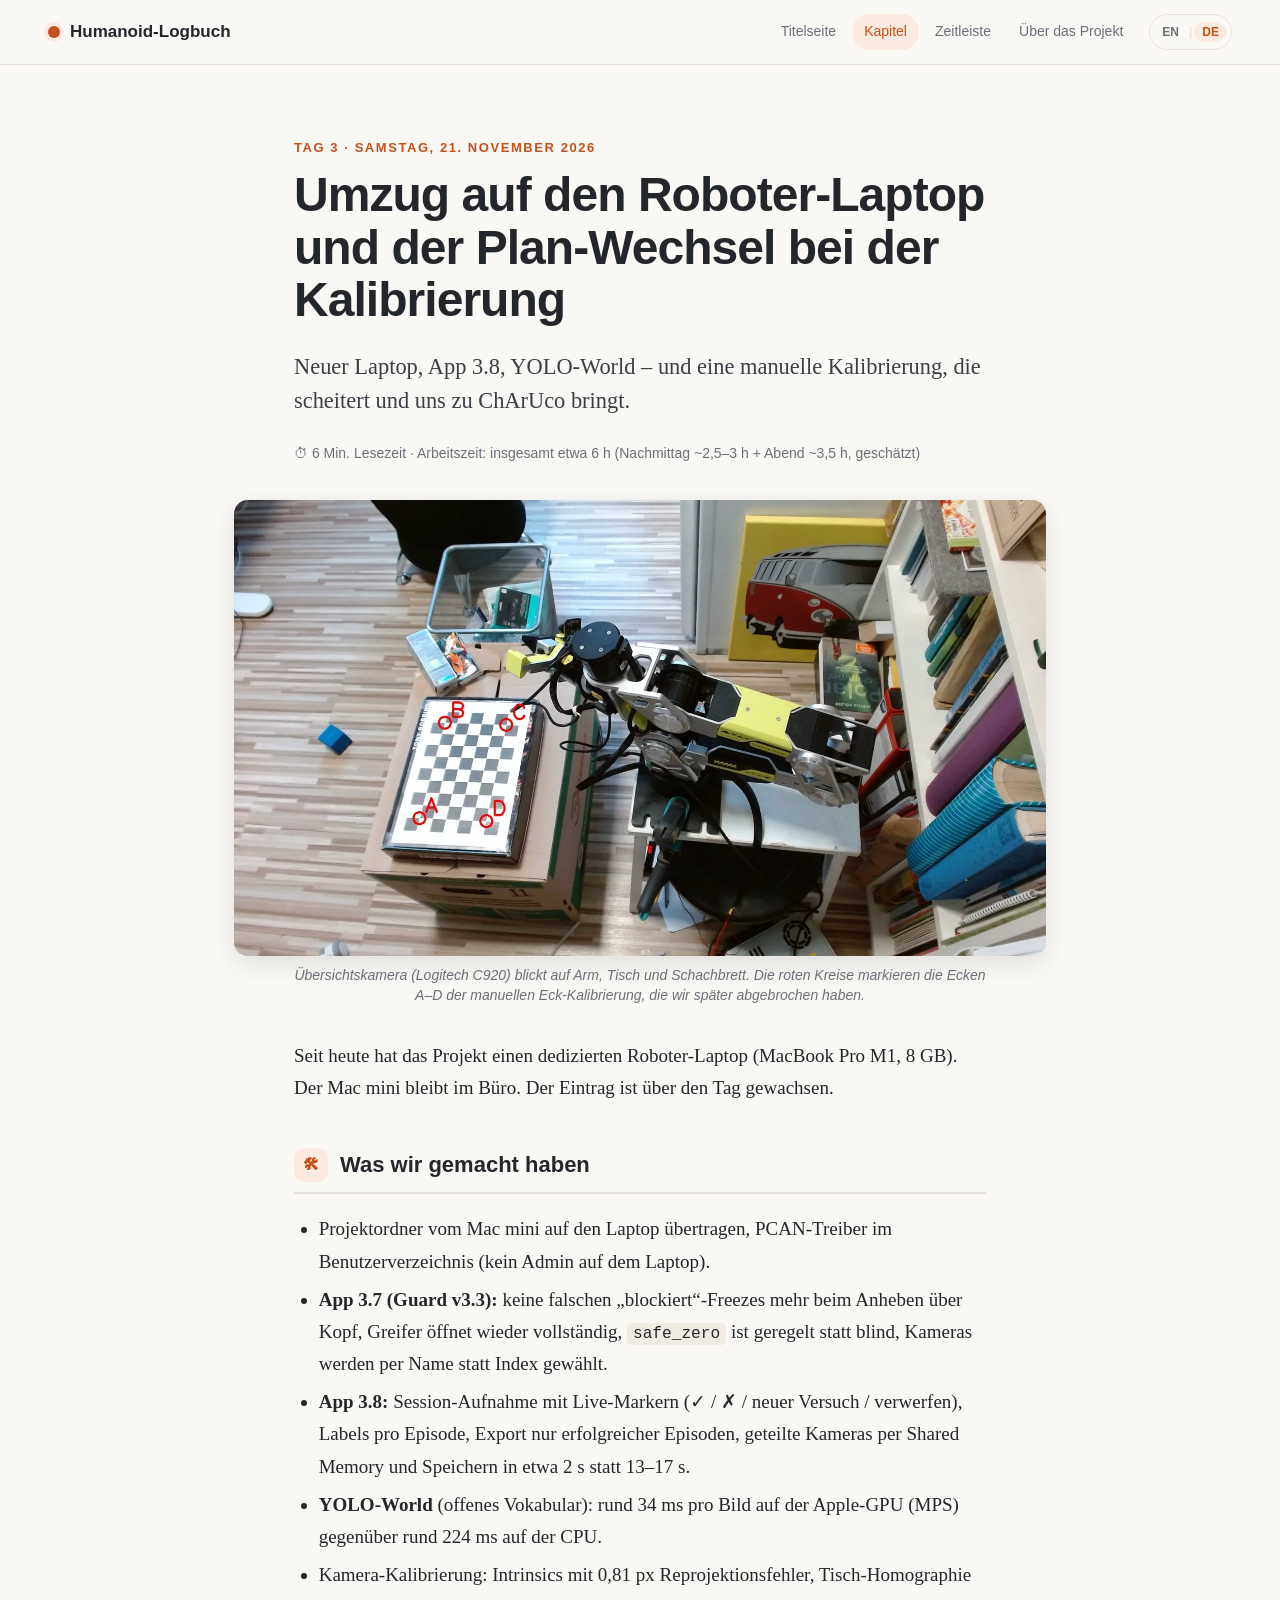
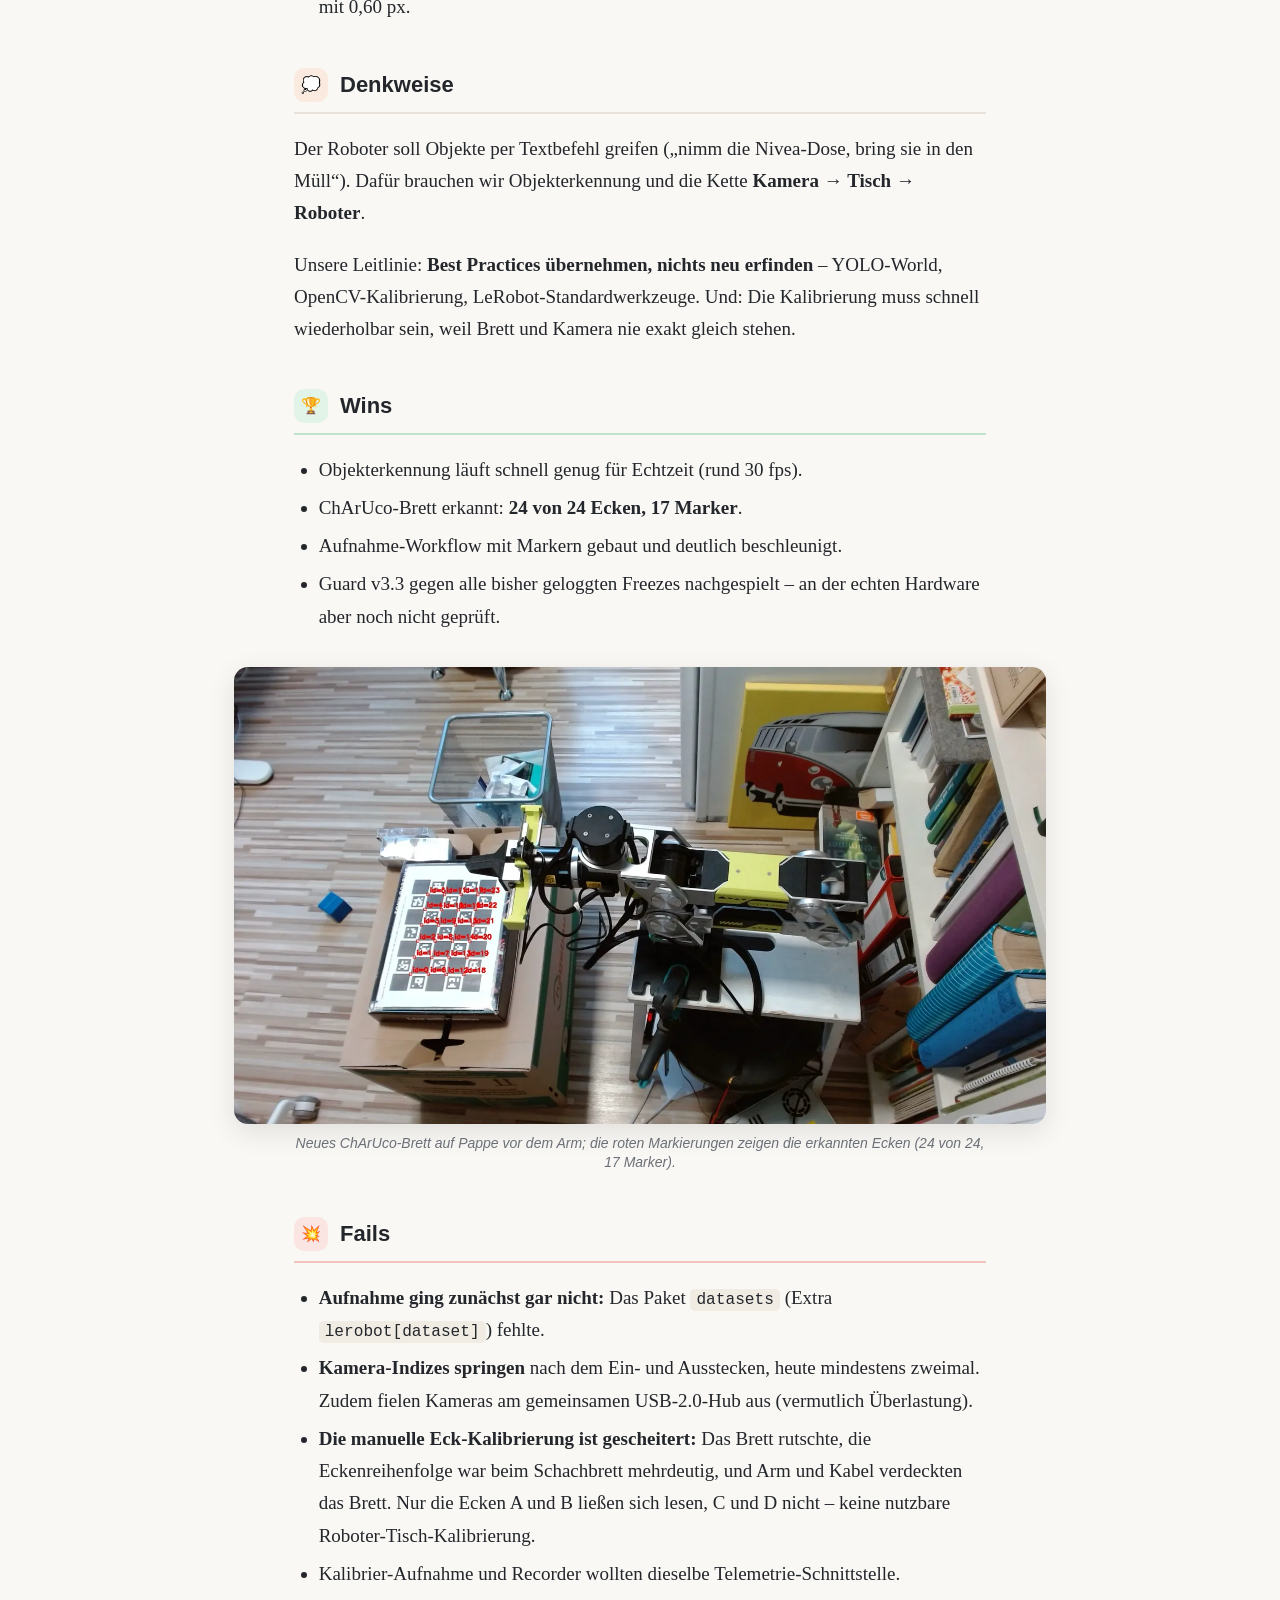
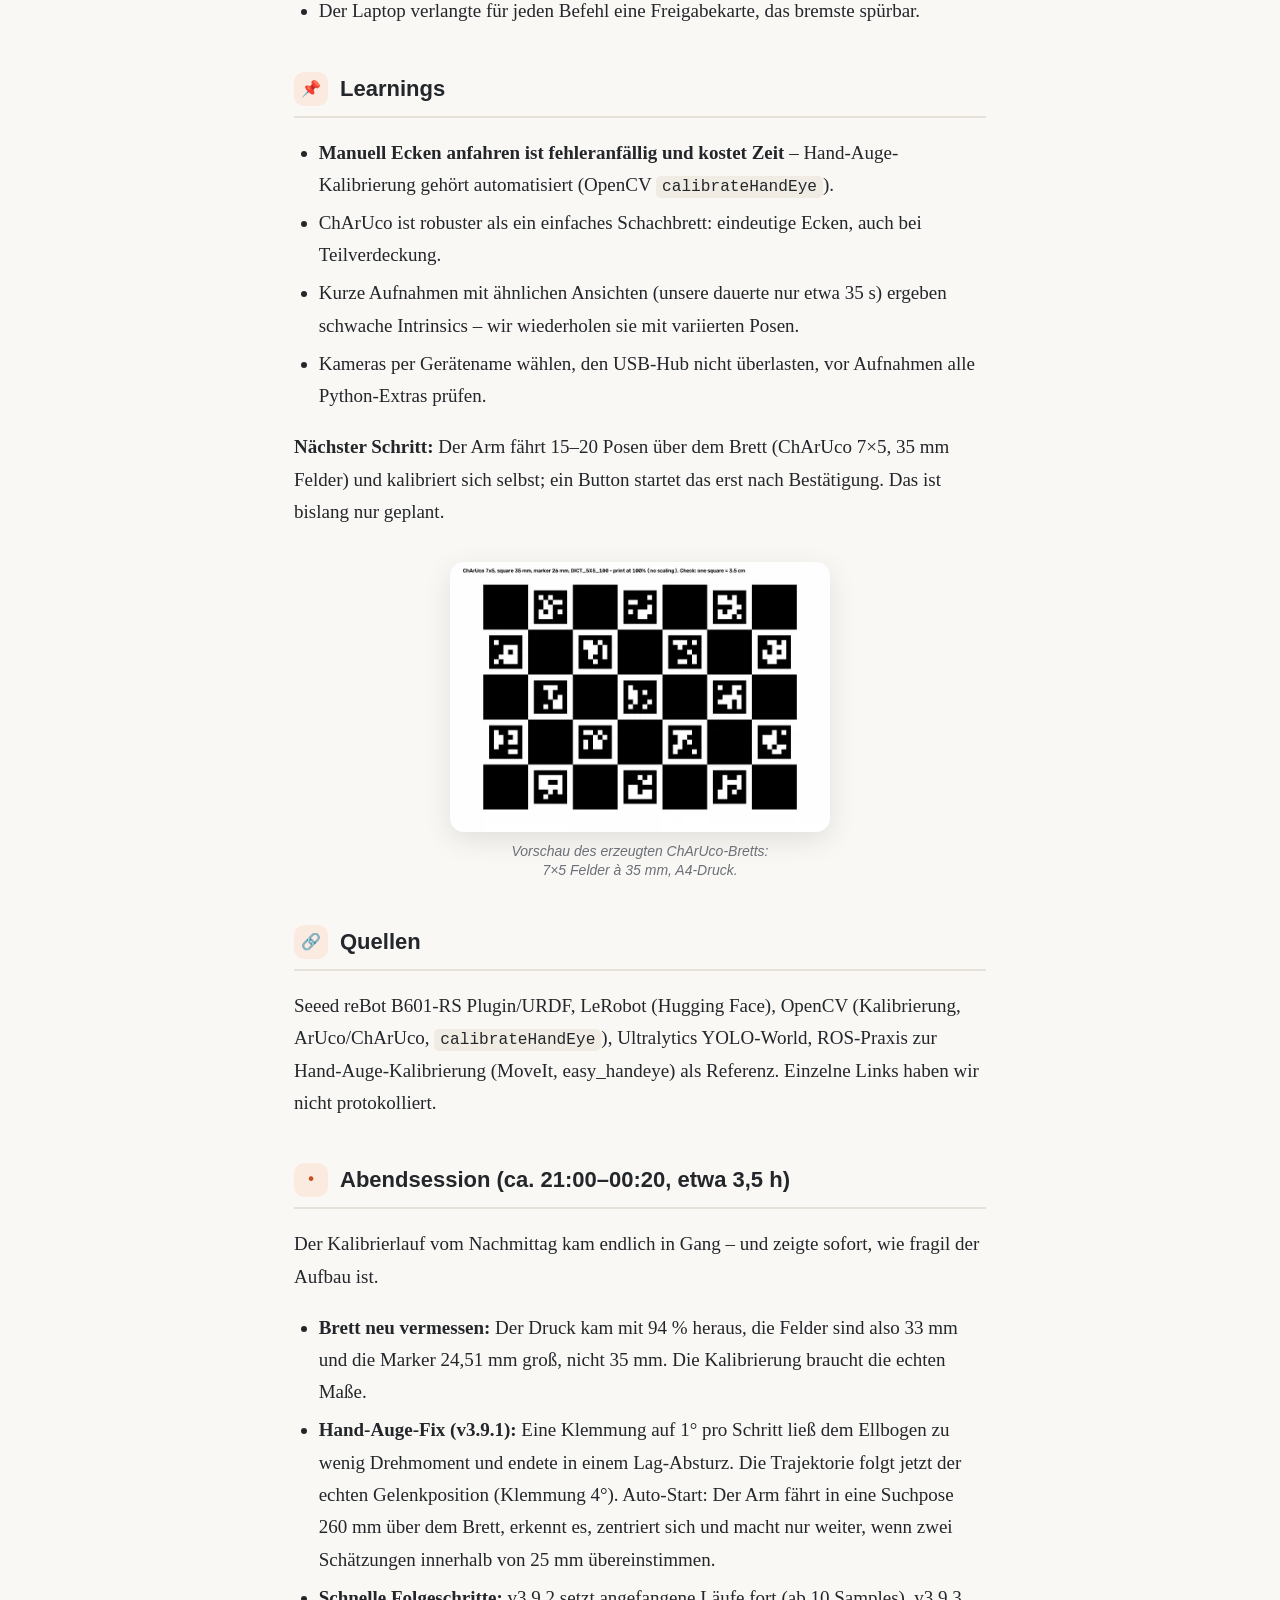
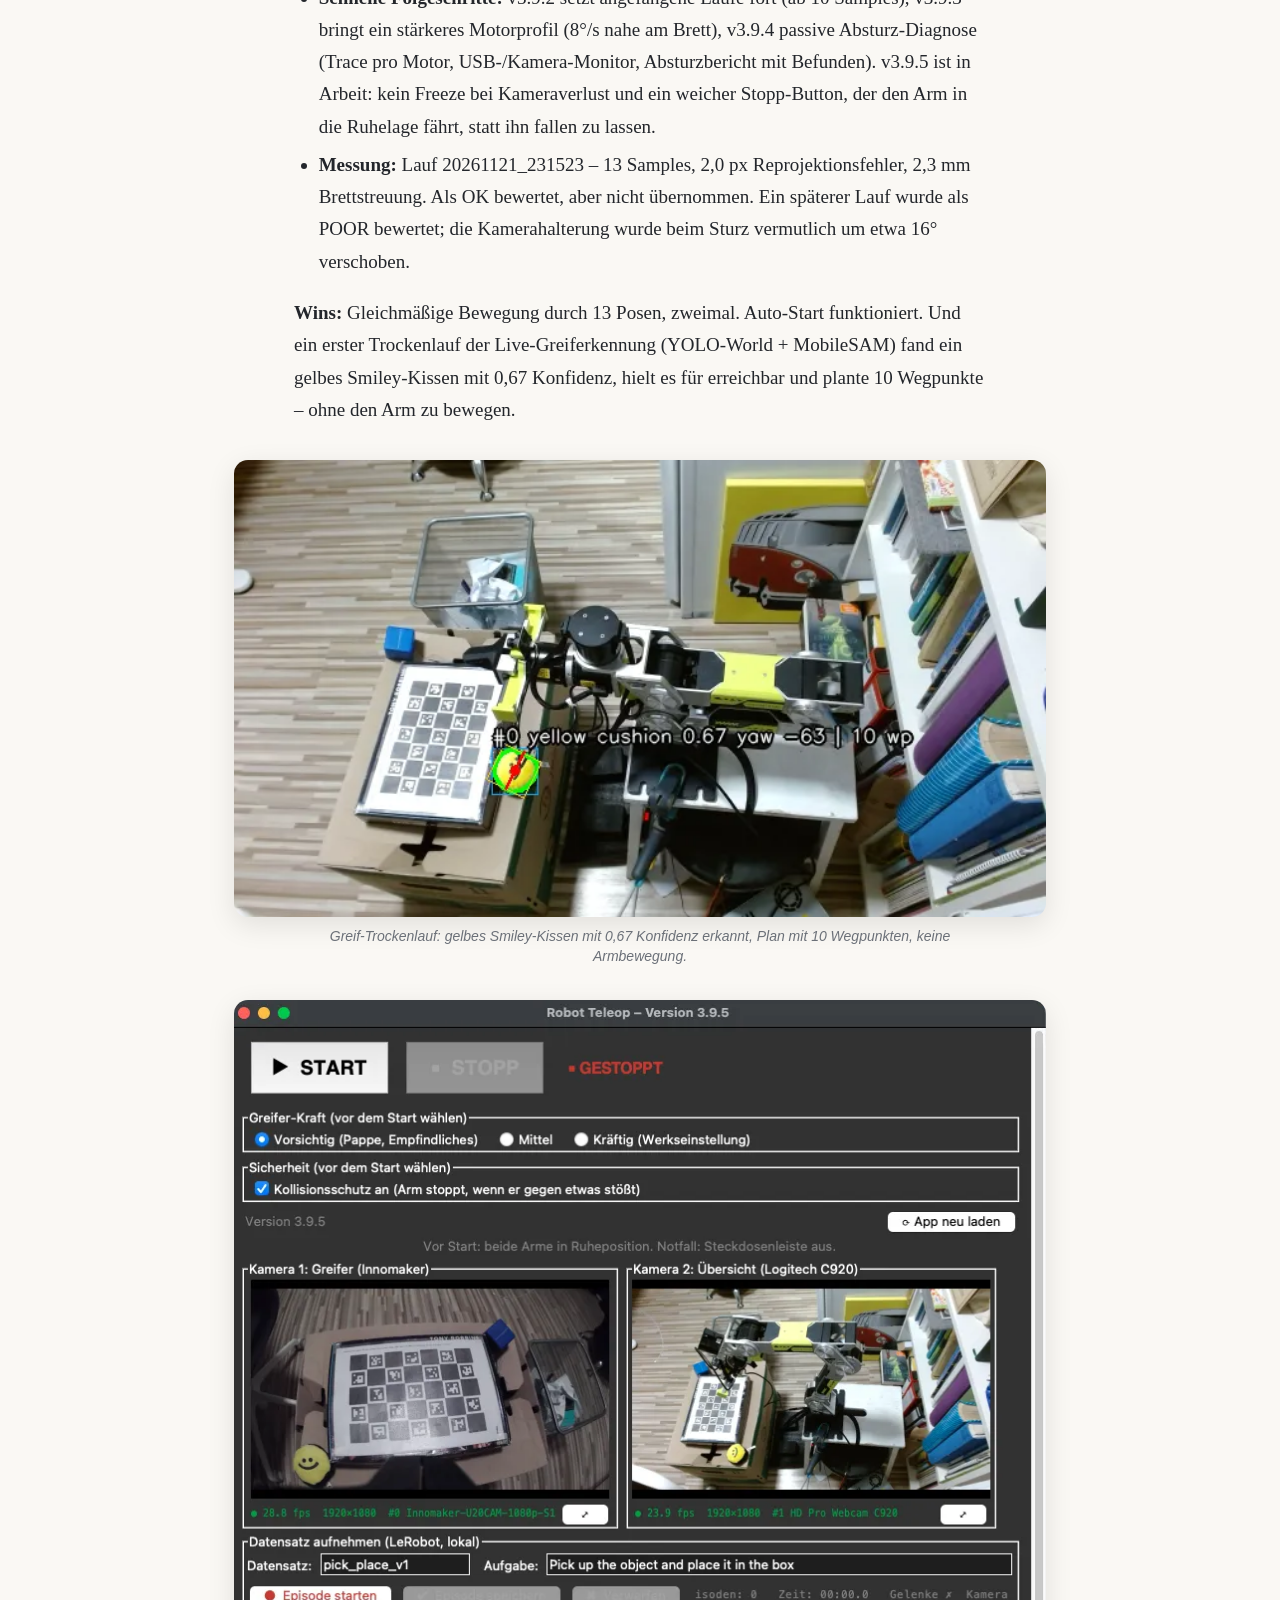
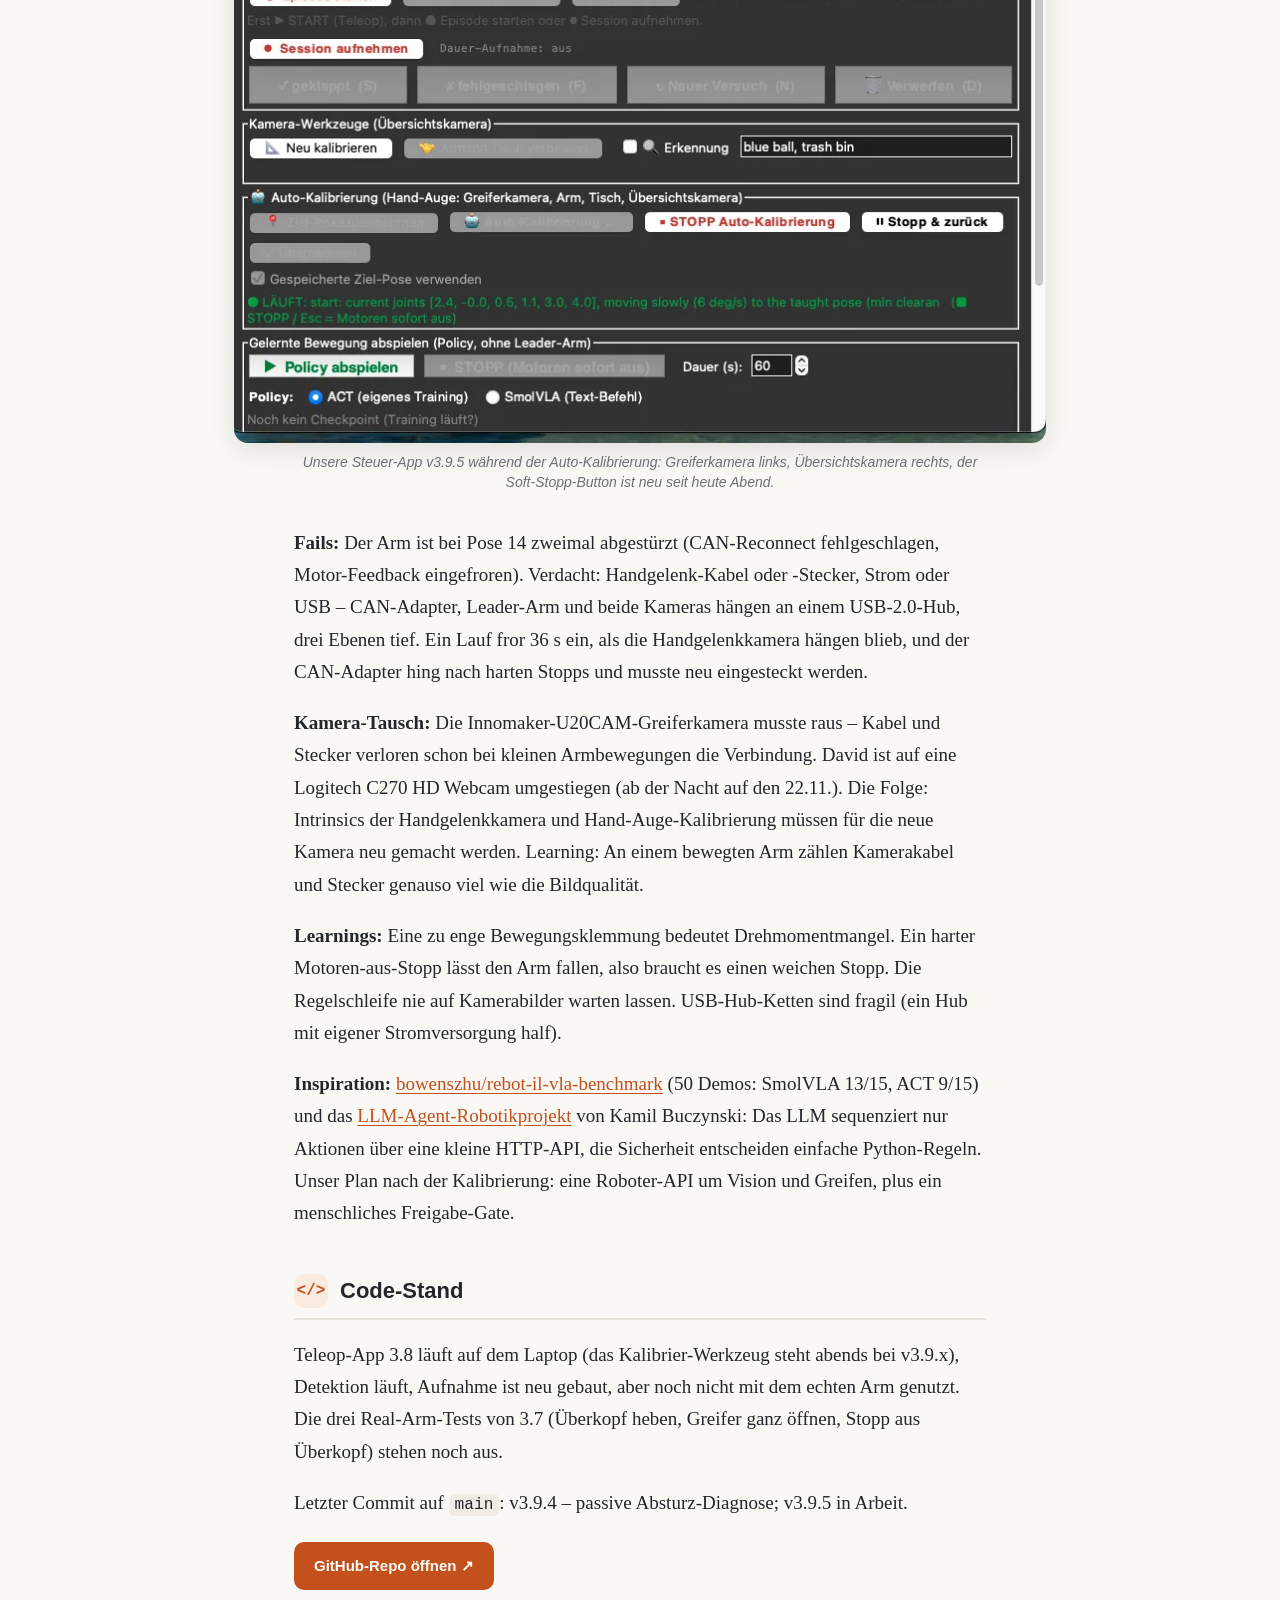
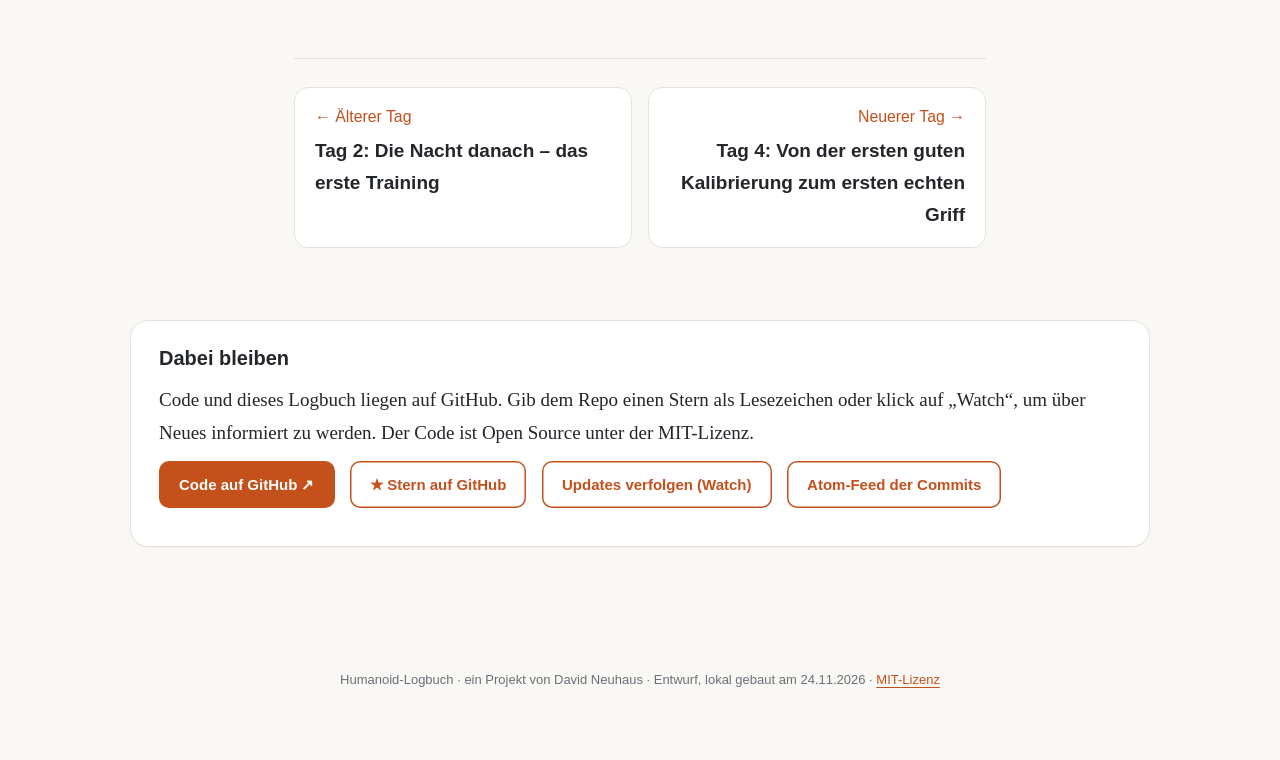
<file: site/de/tag/2026-11-21.html>
<!doctype html><html lang="de"><head><meta charset="utf-8"><meta name="viewport" content="width=device-width,initial-scale=1">
<title>Tag 3: Umzug auf den Roboter-Laptop und der Plan-Wechsel bei der Kalibrierung – Humanoid-Logbuch</title><meta name="description" content="Neuer Laptop, App 3.8, YOLO-World – und eine manuelle Kalibrierung, die scheitert und uns zu ChArUco bringt."><link rel="stylesheet" href="../../assets/style.css"></head>
<body><header class="top"><a class="brand" href="../index.html"><span class="dot"></span>Humanoid-Logbuch</a><nav><a href="../index.html">Titelseite</a><a href="../index.html#kapitel" class=on>Kapitel</a><a href="../index.html#zeitleiste">Zeitleiste</a><a href="../about.html">Über das Projekt</a><span class="lang"><a href="../../tag/2026-11-21.html" hreflang="en" lang="en">EN</a><i>|</i><a href="../tag/2026-11-21.html" class=on hreflang="de" lang="de">DE</a></span></nav></header>
<main><article class="entry"><header class="entry-head"><p class="kicker">Tag 3 · Samstag, 21. November 2026</p><h1>Umzug auf den Roboter-Laptop und der Plan-Wechsel bei der Kalibrierung</h1>
<p class="lede">Neuer Laptop, App 3.8, YOLO-World – und eine manuelle Kalibrierung, die scheitert und uns zu ChArUco bringt.</p>
<p class="meta">⏱ 6 Min. Lesezeit · Arbeitszeit: insgesamt etwa 6 h (Nachmittag ~2,5–3 h + Abend ~3,5 h, geschätzt)</p>
</header>
<figure><img src="../../media/corner-markers-overview.webp" alt="Übersichtskamera (Logitech C920) blickt auf Arm, Tisch und Schachbrett. Die roten Kreise markieren die Ecken A–D der manuellen Eck-Kalibrierung, die wir später abgebrochen haben." loading="lazy"><figcaption>Übersichtskamera (Logitech C920) blickt auf Arm, Tisch und Schachbrett. Die roten Kreise markieren die Ecken A–D der manuellen Eck-Kalibrierung, die wir später abgebrochen haben.</figcaption></figure>
<p>Seit heute hat das Projekt einen dedizierten Roboter-Laptop (MacBook Pro M1, 8 GB). Der Mac mini bleibt im Büro. Der Eintrag ist über den Tag gewachsen.</p>
<section class="sec sec-did"><h2><span class="ico">🛠</span>Was wir gemacht haben</h2><ul><li>Projektordner vom Mac mini auf den Laptop übertragen, PCAN-Treiber im Benutzerverzeichnis (kein Admin auf dem Laptop).</li><li><strong>App 3.7 (Guard v3.3):</strong> keine falschen „blockiert“-Freezes mehr beim Anheben über Kopf, Greifer öffnet wieder vollständig, <code>safe_zero</code> ist geregelt statt blind, Kameras werden per Name statt Index gewählt.</li><li><strong>App 3.8:</strong> Session-Aufnahme mit Live-Markern (✓ / ✗ / neuer Versuch / verwerfen), Labels pro Episode, Export nur erfolgreicher Episoden, geteilte Kameras per Shared Memory und Speichern in etwa 2 s statt 13–17 s.</li><li><strong>YOLO-World</strong> (offenes Vokabular): rund 34 ms pro Bild auf der Apple-GPU (MPS) gegenüber rund 224 ms auf der CPU.</li><li>Kamera-Kalibrierung: Intrinsics mit 0,81 px Reprojektionsfehler, Tisch-Homographie mit 0,60 px.</li></ul></section>
<section class="sec sec-mindset"><h2><span class="ico">💭</span>Denkweise</h2><p>Der Roboter soll Objekte per Textbefehl greifen („nimm die Nivea-Dose, bring sie in den Müll“). Dafür brauchen wir Objekterkennung und die Kette <strong>Kamera → Tisch → Roboter</strong>.</p>
<p>Unsere Leitlinie: <strong>Best Practices übernehmen, nichts neu erfinden</strong> – YOLO-World, OpenCV-Kalibrierung, LeRobot-Standardwerkzeuge. Und: Die Kalibrierung muss schnell wiederholbar sein, weil Brett und Kamera nie exakt gleich stehen.</p></section>
<section class="sec sec-wins"><h2><span class="ico">🏆</span>Wins</h2><ul><li>Objekterkennung läuft schnell genug für Echtzeit (rund 30 fps).</li><li>ChArUco-Brett erkannt: <strong>24 von 24 Ecken, 17 Marker</strong>.</li><li>Aufnahme-Workflow mit Markern gebaut und deutlich beschleunigt.</li><li>Guard v3.3 gegen alle bisher geloggten Freezes nachgespielt – an der echten Hardware aber noch nicht geprüft.</li></ul>
<figure><img src="../../media/charuco-detected.webp" alt="Neues ChArUco-Brett auf Pappe vor dem Arm; die roten Markierungen zeigen die erkannten Ecken (24 von 24, 17 Marker)." loading="lazy"><figcaption>Neues ChArUco-Brett auf Pappe vor dem Arm; die roten Markierungen zeigen die erkannten Ecken (24 von 24, 17 Marker).</figcaption></figure></section>
<section class="sec sec-fails"><h2><span class="ico">💥</span>Fails</h2><ul><li><strong>Aufnahme ging zunächst gar nicht:</strong> Das Paket <code>datasets</code> (Extra <code>lerobot[dataset]</code>) fehlte.</li><li><strong>Kamera-Indizes springen</strong> nach dem Ein- und Ausstecken, heute mindestens zweimal. Zudem fielen Kameras am gemeinsamen USB-2.0-Hub aus (vermutlich Überlastung).</li><li><strong>Die manuelle Eck-Kalibrierung ist gescheitert:</strong> Das Brett rutschte, die Eckenreihenfolge war beim Schachbrett mehrdeutig, und Arm und Kabel verdeckten das Brett. Nur die Ecken A und B ließen sich lesen, C und D nicht – keine nutzbare Roboter-Tisch-Kalibrierung.</li><li>Kalibrier-Aufnahme und Recorder wollten dieselbe Telemetrie-Schnittstelle.</li><li>Der Laptop verlangte für jeden Befehl eine Freigabekarte, das bremste spürbar.</li></ul></section>
<section class="sec sec-learnings"><h2><span class="ico">📌</span>Learnings</h2><ul><li><strong>Manuell Ecken anfahren ist fehleranfällig und kostet Zeit</strong> – Hand-Auge-Kalibrierung gehört automatisiert (OpenCV <code>calibrateHandEye</code>).</li><li>ChArUco ist robuster als ein einfaches Schachbrett: eindeutige Ecken, auch bei Teilverdeckung.</li><li>Kurze Aufnahmen mit ähnlichen Ansichten (unsere dauerte nur etwa 35 s) ergeben schwache Intrinsics – wir wiederholen sie mit variierten Posen.</li><li>Kameras per Gerätename wählen, den USB-Hub nicht überlasten, vor Aufnahmen alle Python-Extras prüfen.</li></ul>
<p><strong>Nächster Schritt:</strong> Der Arm fährt 15–20 Posen über dem Brett (ChArUco 7×5, 35 mm Felder) und kalibriert sich selbst; ein Button startet das erst nach Bestätigung. Das ist bislang nur geplant.</p>
<figure class="small"><img src="../../media/charuco-board-preview.webp" alt="Vorschau des erzeugten ChArUco-Bretts: 7×5 Felder à 35 mm, A4-Druck." loading="lazy"><figcaption>Vorschau des erzeugten ChArUco-Bretts: 7×5 Felder à 35 mm, A4-Druck.</figcaption></figure></section>
<section class="sec sec-sources"><h2><span class="ico">🔗</span>Quellen</h2><p>Seeed reBot B601-RS Plugin/URDF, LeRobot (Hugging Face), OpenCV (Kalibrierung, ArUco/ChArUco, <code>calibrateHandEye</code>), Ultralytics YOLO-World, ROS-Praxis zur Hand-Auge-Kalibrierung (MoveIt, easy_handeye) als Referenz. Einzelne Links haben wir nicht protokolliert.</p></section>
<section class="sec sec-x"><h2><span class="ico">•</span>Abendsession (ca. 21:00–00:20, etwa 3,5 h)</h2><p>Der Kalibrierlauf vom Nachmittag kam endlich in Gang – und zeigte sofort, wie fragil der Aufbau ist.</p>
<ul><li><strong>Brett neu vermessen:</strong> Der Druck kam mit 94 % heraus, die Felder sind also 33 mm und die Marker 24,51 mm groß, nicht 35 mm. Die Kalibrierung braucht die echten Maße.</li><li><strong>Hand-Auge-Fix (v3.9.1):</strong> Eine Klemmung auf 1° pro Schritt ließ dem Ellbogen zu wenig Drehmoment und endete in einem Lag-Absturz. Die Trajektorie folgt jetzt der echten Gelenkposition (Klemmung 4°). Auto-Start: Der Arm fährt in eine Suchpose 260 mm über dem Brett, erkennt es, zentriert sich und macht nur weiter, wenn zwei Schätzungen innerhalb von 25 mm übereinstimmen.</li><li><strong>Schnelle Folgeschritte:</strong> v3.9.2 setzt angefangene Läufe fort (ab 10 Samples), v3.9.3 bringt ein stärkeres Motorprofil (8°/s nahe am Brett), v3.9.4 passive Absturz-Diagnose (Trace pro Motor, USB-/Kamera-Monitor, Absturzbericht mit Befunden). v3.9.5 ist in Arbeit: kein Freeze bei Kameraverlust und ein weicher Stopp-Button, der den Arm in die Ruhelage fährt, statt ihn fallen zu lassen.</li><li><strong>Messung:</strong> Lauf 20261121_231523 – 13 Samples, 2,0 px Reprojektionsfehler, 2,3 mm Brettstreuung. Als OK bewertet, aber nicht übernommen. Ein späterer Lauf wurde als POOR bewertet; die Kamerahalterung wurde beim Sturz vermutlich um etwa 16° verschoben.</li></ul>
<p><strong>Wins:</strong> Gleichmäßige Bewegung durch 13 Posen, zweimal. Auto-Start funktioniert. Und ein erster Trockenlauf der Live-Greiferkennung (YOLO-World + MobileSAM) fand ein gelbes Smiley-Kissen mit 0,67 Konfidenz, hielt es für erreichbar und plante 10 Wegpunkte – ohne den Arm zu bewegen.</p>
<figure><img src="../../media/day3-smiley-grasp-dryrun.webp" alt="Greif-Trockenlauf: gelbes Smiley-Kissen mit 0,67 Konfidenz erkannt, Plan mit 10 Wegpunkten, keine Armbewegung." loading="lazy"><figcaption>Greif-Trockenlauf: gelbes Smiley-Kissen mit 0,67 Konfidenz erkannt, Plan mit 10 Wegpunkten, keine Armbewegung.</figcaption></figure>
<figure><img src="../../media/day3-app-v395.webp" alt="Unsere Steuer-App v3.9.5 während der Auto-Kalibrierung: Greiferkamera links, Übersichtskamera rechts, der Soft-Stopp-Button ist neu seit heute Abend." loading="lazy"><figcaption>Unsere Steuer-App v3.9.5 während der Auto-Kalibrierung: Greiferkamera links, Übersichtskamera rechts, der Soft-Stopp-Button ist neu seit heute Abend.</figcaption></figure>
<p><strong>Fails:</strong> Der Arm ist bei Pose 14 zweimal abgestürzt (CAN-Reconnect fehlgeschlagen, Motor-Feedback eingefroren). Verdacht: Handgelenk-Kabel oder -Stecker, Strom oder USB – CAN-Adapter, Leader-Arm und beide Kameras hängen an einem USB-2.0-Hub, drei Ebenen tief. Ein Lauf fror 36 s ein, als die Handgelenkkamera hängen blieb, und der CAN-Adapter hing nach harten Stopps und musste neu eingesteckt werden.</p>
<p><strong>Kamera-Tausch:</strong> Die Innomaker-U20CAM-Greiferkamera musste raus – Kabel und Stecker verloren schon bei kleinen Armbewegungen die Verbindung. David ist auf eine Logitech C270 HD Webcam umgestiegen (ab der Nacht auf den 22.11.). Die Folge: Intrinsics der Handgelenkkamera und Hand-Auge-Kalibrierung müssen für die neue Kamera neu gemacht werden. Learning: An einem bewegten Arm zählen Kamerakabel und Stecker genauso viel wie die Bildqualität.</p>
<p><strong>Learnings:</strong> Eine zu enge Bewegungsklemmung bedeutet Drehmomentmangel. Ein harter Motoren-aus-Stopp lässt den Arm fallen, also braucht es einen weichen Stopp. Die Regelschleife nie auf Kamerabilder warten lassen. USB-Hub-Ketten sind fragil (ein Hub mit eigener Stromversorgung half).</p>
<p><strong>Inspiration:</strong> <a href="https://github.com/bowenszhu/rebot-il-vla-benchmark">bowenszhu/rebot-il-vla-benchmark</a> (50 Demos: SmolVLA 13/15, ACT 9/15) und das <a href="https://github.com/kamilczynski/An-Adventure-with-Robotics/tree/main/Agent-Openclaw-Ollama-Qwen">LLM-Agent-Robotikprojekt</a> von Kamil Buczynski: Das LLM sequenziert nur Aktionen über eine kleine HTTP-API, die Sicherheit entscheiden einfache Python-Regeln. Unser Plan nach der Kalibrierung: eine Roboter-API um Vision und Greifen, plus ein menschliches Freigabe-Gate.</p></section>
<section class="sec sec-code"><h2><span class="ico">&lt;/&gt;</span>Code-Stand</h2><p>Teleop-App 3.8 läuft auf dem Laptop (das Kalibrier-Werkzeug steht abends bei v3.9.x), Detektion läuft, Aufnahme ist neu gebaut, aber noch nicht mit dem echten Arm genutzt. Die drei Real-Arm-Tests von 3.7 (Überkopf heben, Greifer ganz öffnen, Stopp aus Überkopf) stehen noch aus.</p>
<p>Letzter Commit auf <code>main</code>: v3.9.4 – passive Absturz-Diagnose; v3.9.5 in Arbeit.</p><p class="code-links"><a class="btn" href="https://github.com/davidneuhaus/rebot-B601-RS">GitHub-Repo öffnen ↗</a></p></section>
<nav class="pager"><a class="prev" href="2026-11-16.html"><small>← Älterer Tag</small><span>Tag 2: Die Nacht danach – das erste Training</span></a><a class="next" href="2026-11-22.html"><small>Neuerer Tag →</small><span>Tag 4: Von der ersten guten Kalibrierung zum ersten echten Griff</span></a></nav></article></main>
<section class="wrap follow"><div class="card"><h2>Dabei bleiben</h2><p>Code und dieses Logbuch liegen auf GitHub. Gib dem Repo einen Stern als Lesezeichen oder klick auf „Watch“, um über Neues informiert zu werden. Der Code ist Open Source unter der MIT-Lizenz.</p><p class="code-links"><a class="btn" href="https://github.com/davidneuhaus/rebot-B601-RS">Code auf GitHub ↗</a> <a class="btn ghost" href="https://github.com/davidneuhaus/rebot-B601-RS/stargazers">★ Stern auf GitHub</a> <a class="btn ghost" href="https://github.com/davidneuhaus/rebot-B601-RS/subscription">Updates verfolgen (Watch)</a> <a class="btn ghost" href="https://github.com/davidneuhaus/rebot-B601-RS/commits/main.atom">Atom-Feed der Commits</a></p></div></section>
<footer><p>Humanoid-Logbuch · ein Projekt von David Neuhaus · Entwurf, lokal gebaut am 24.11.2026 · <a href="https://github.com/davidneuhaus/rebot-B601-RS/blob/main/LICENSE">MIT-Lizenz</a></p></footer>
<script src="../../assets/app.js"></script></body></html>
</file>
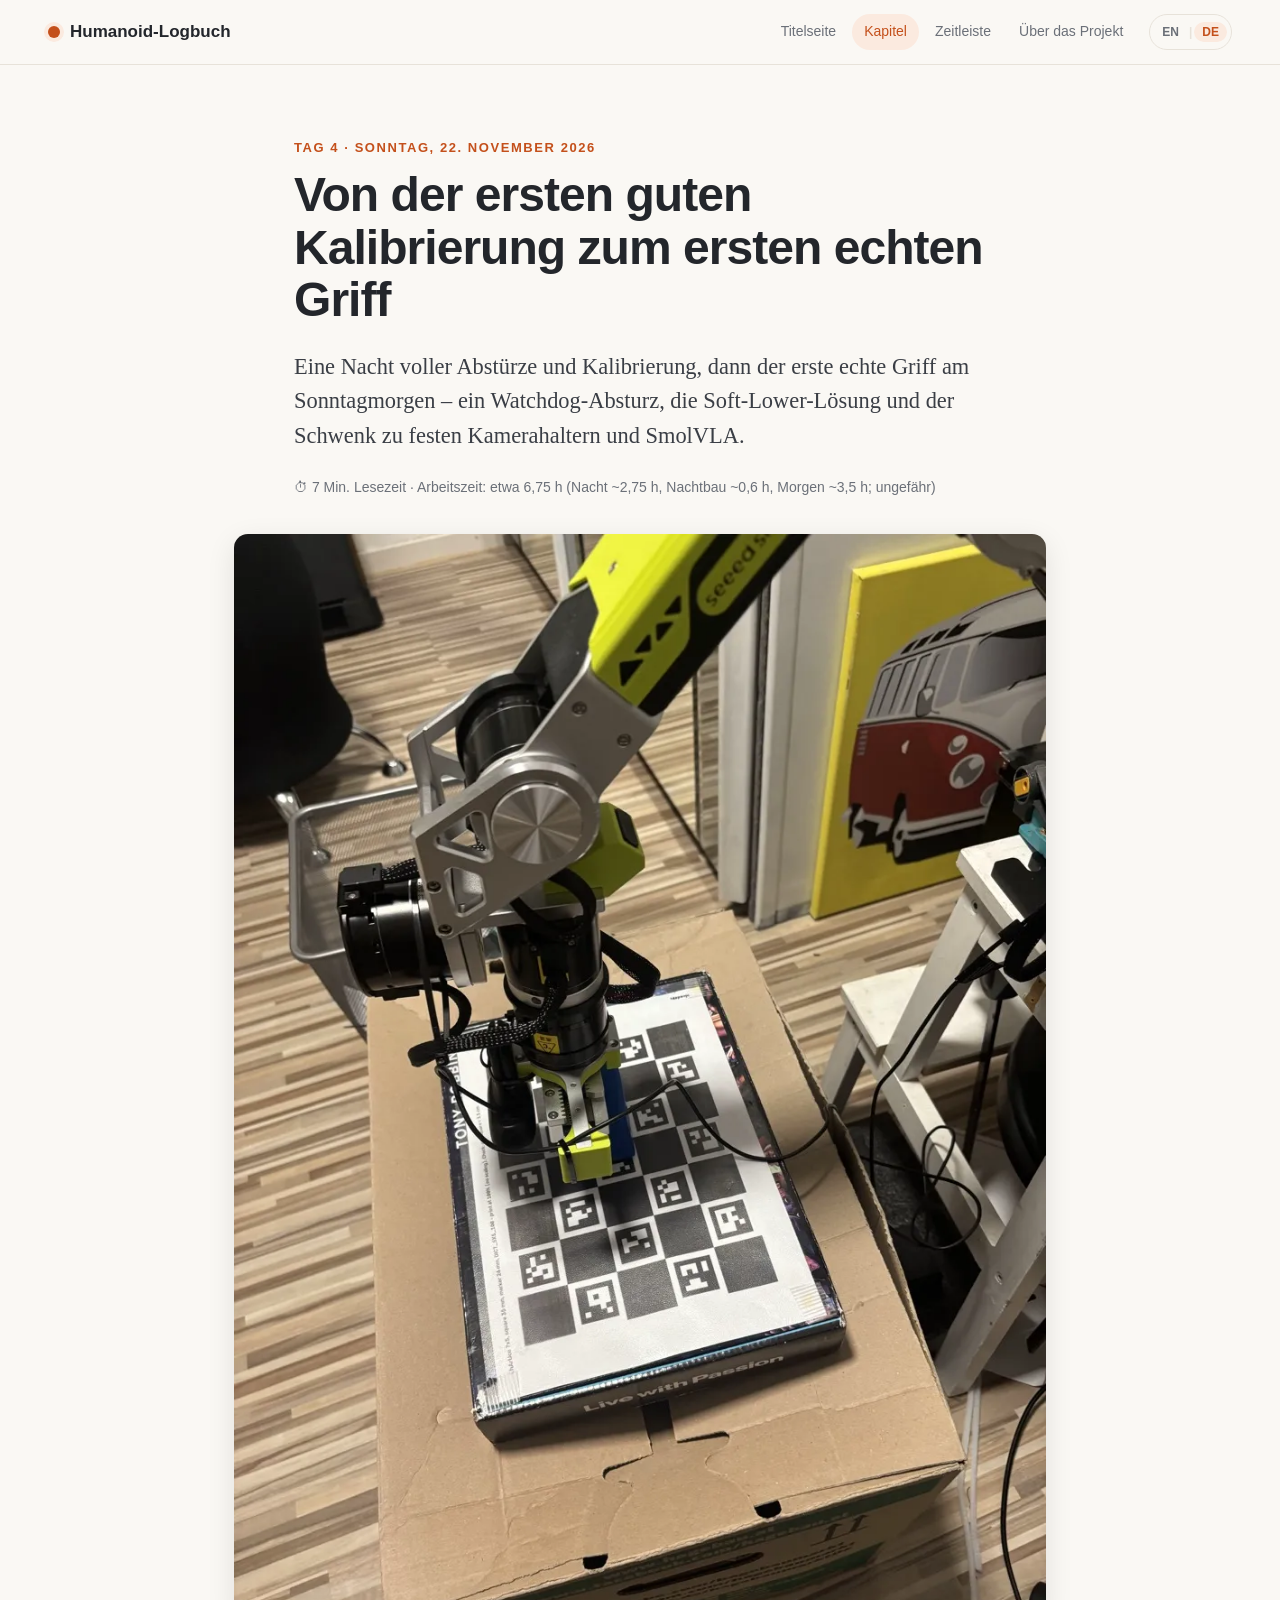
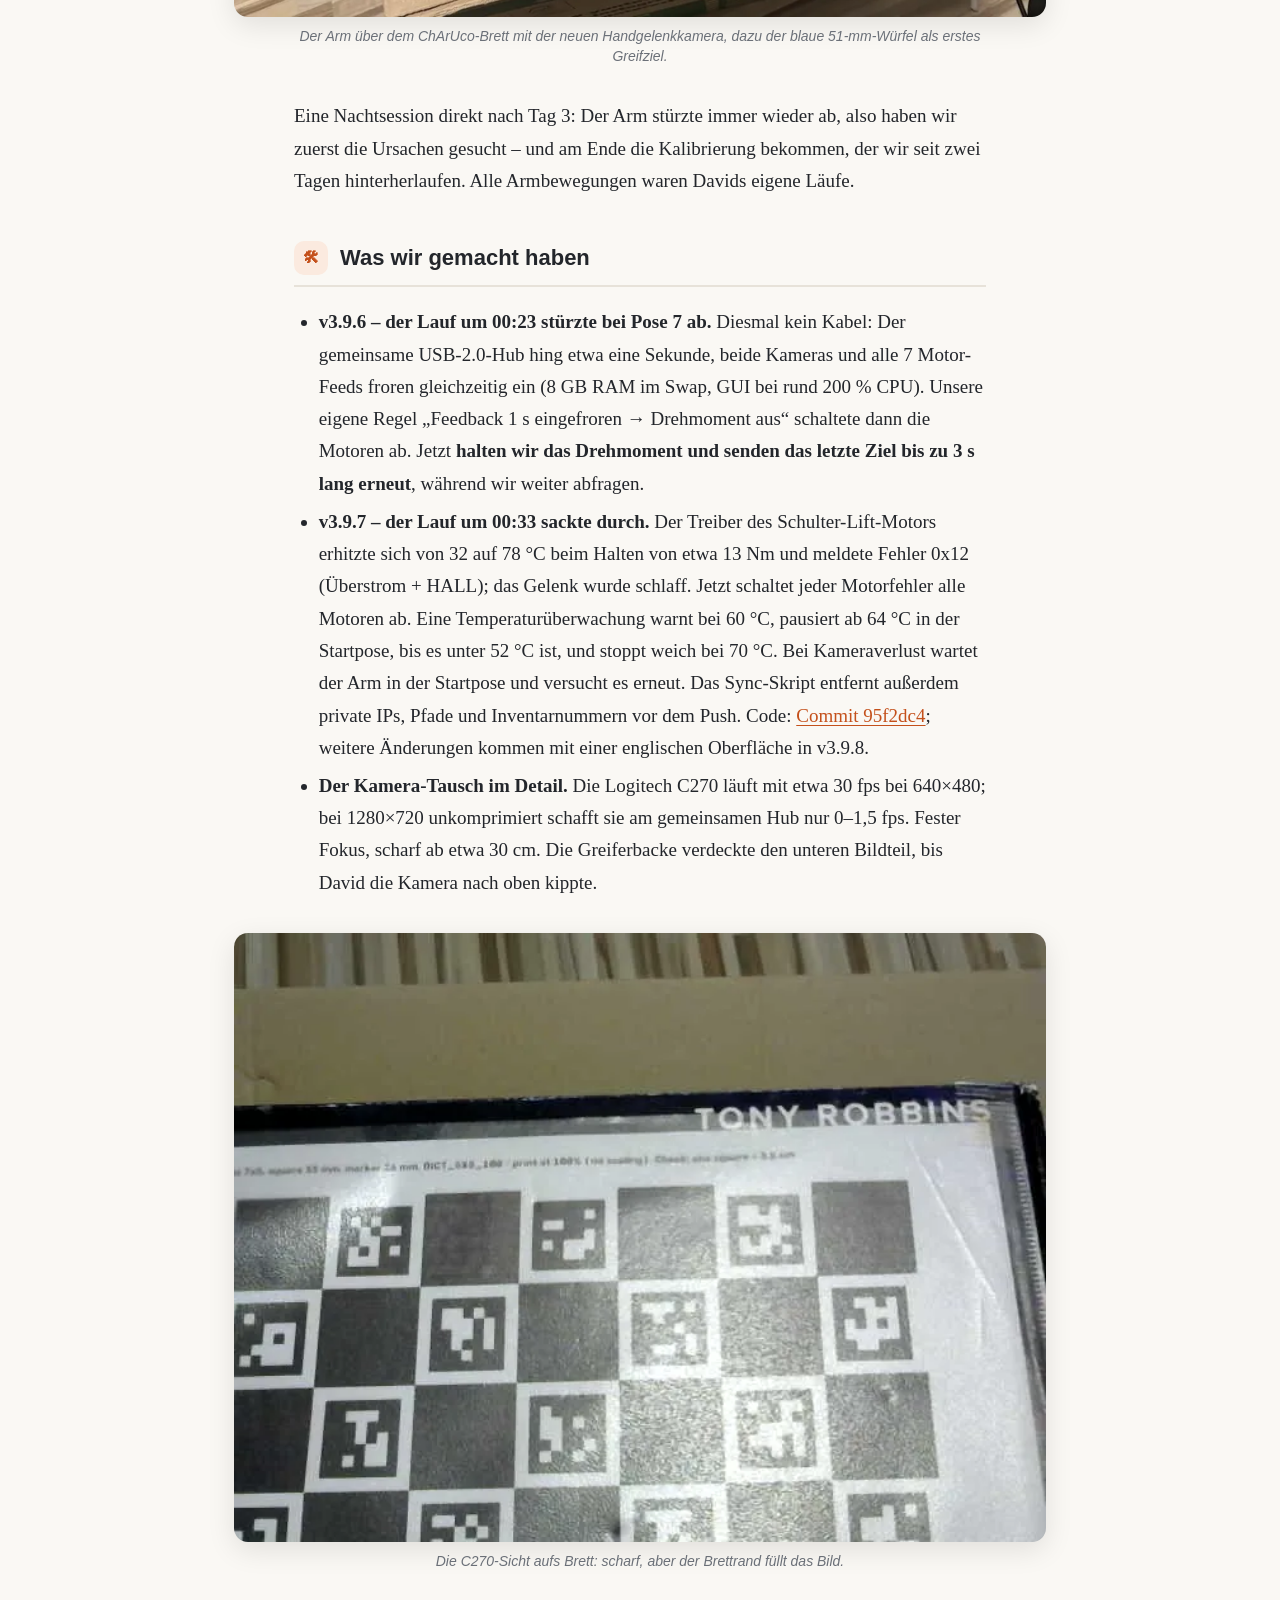
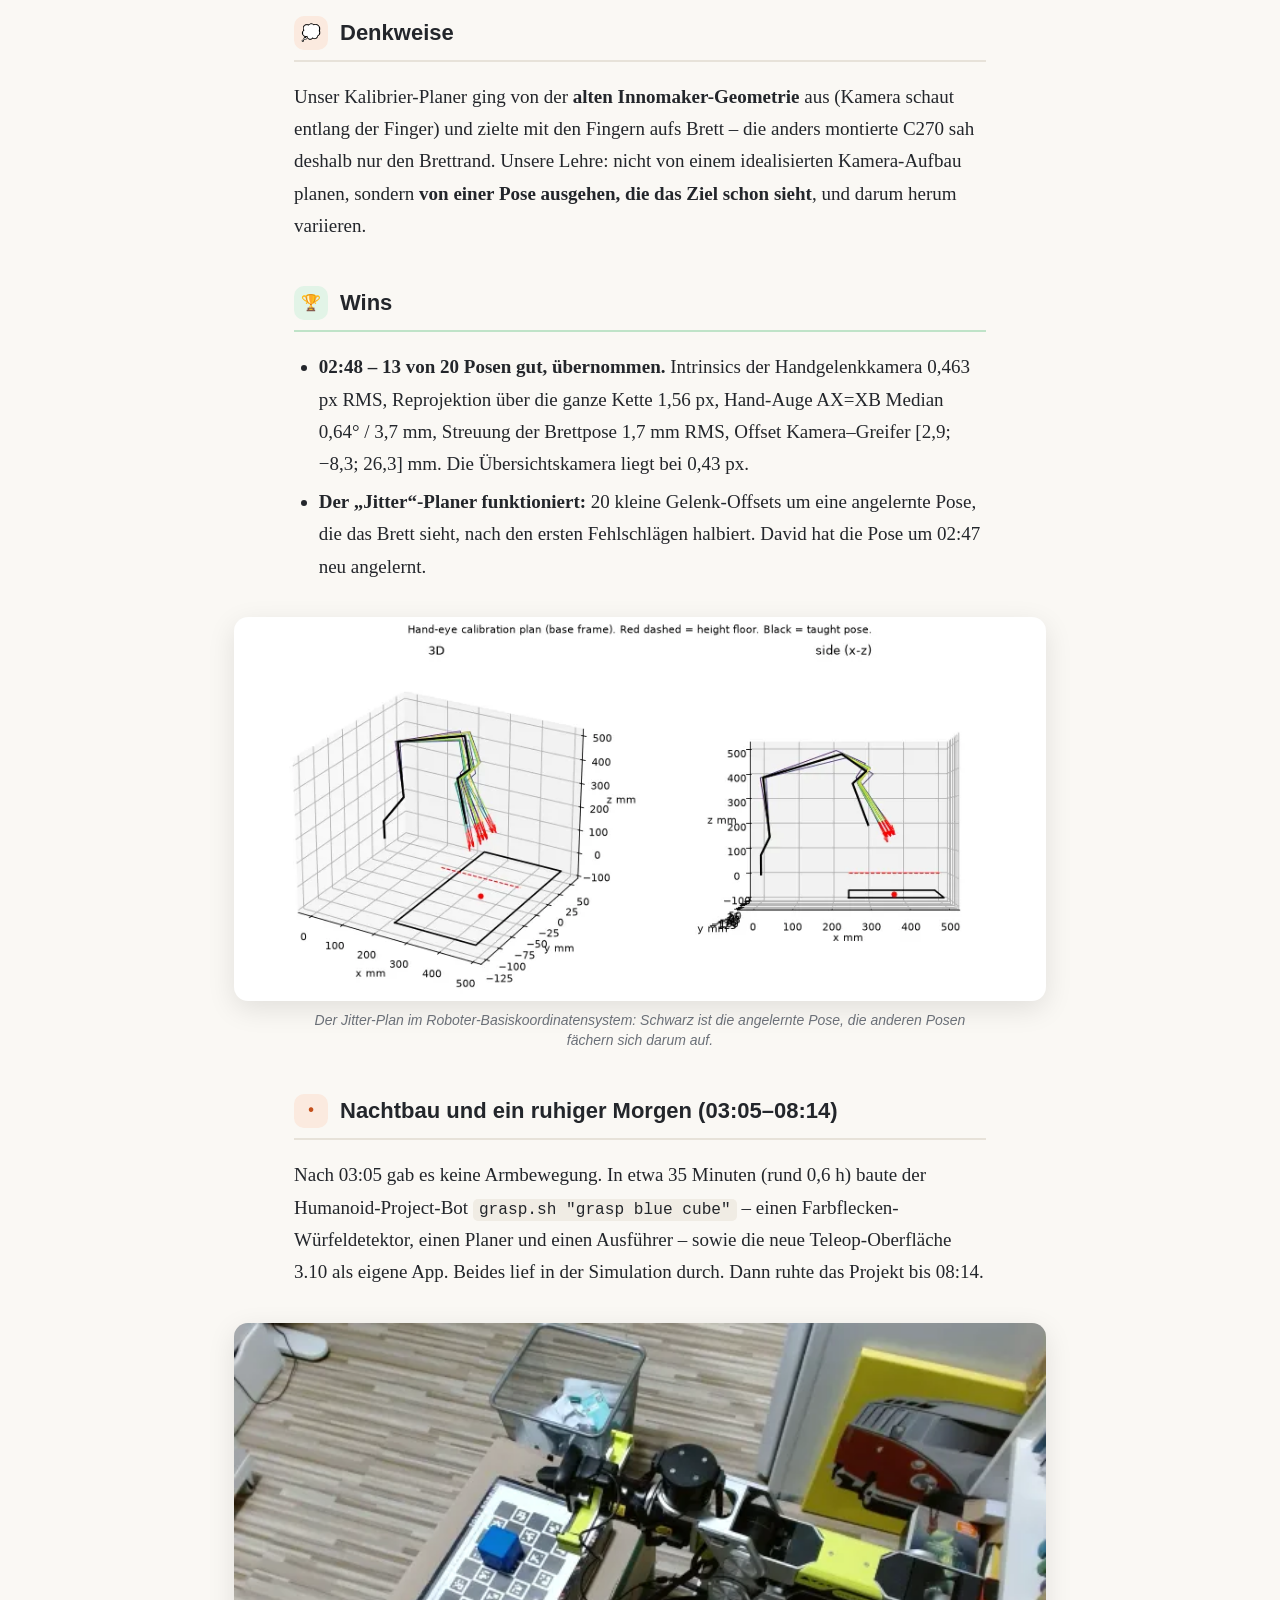
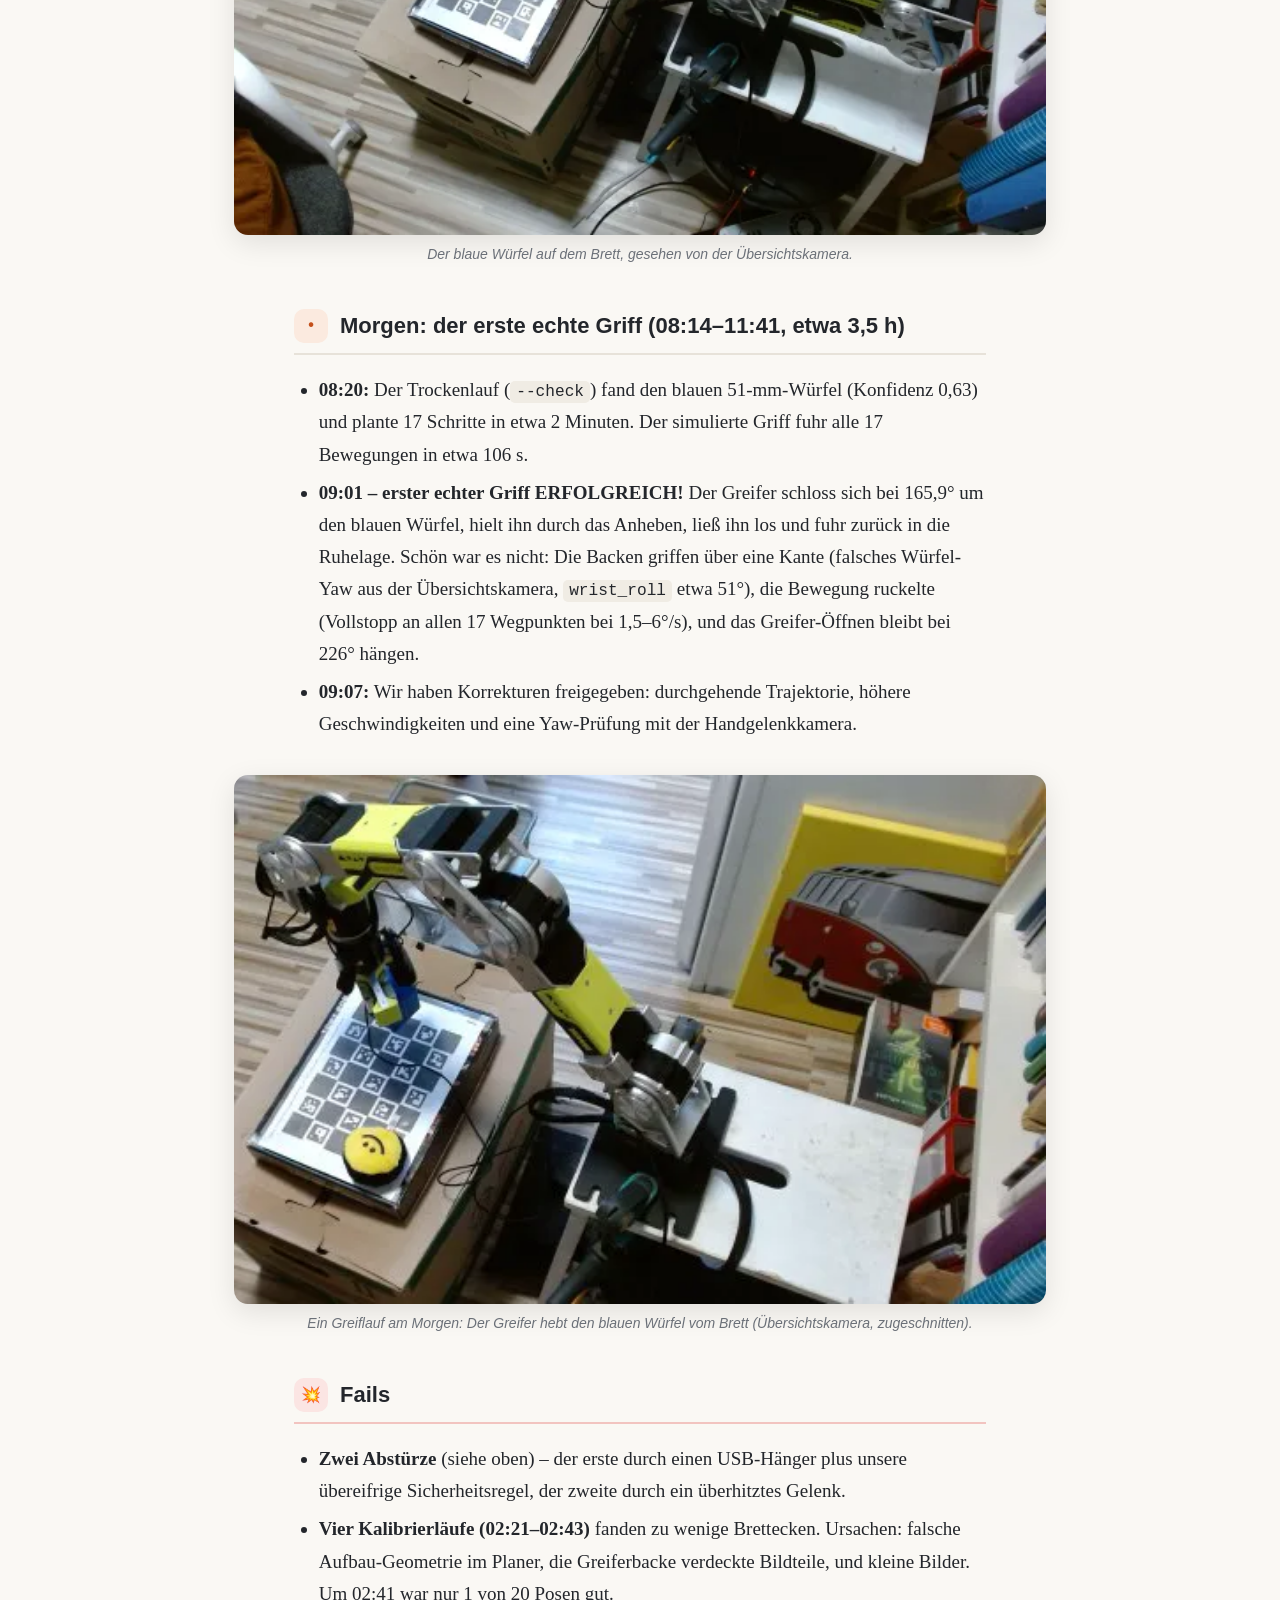
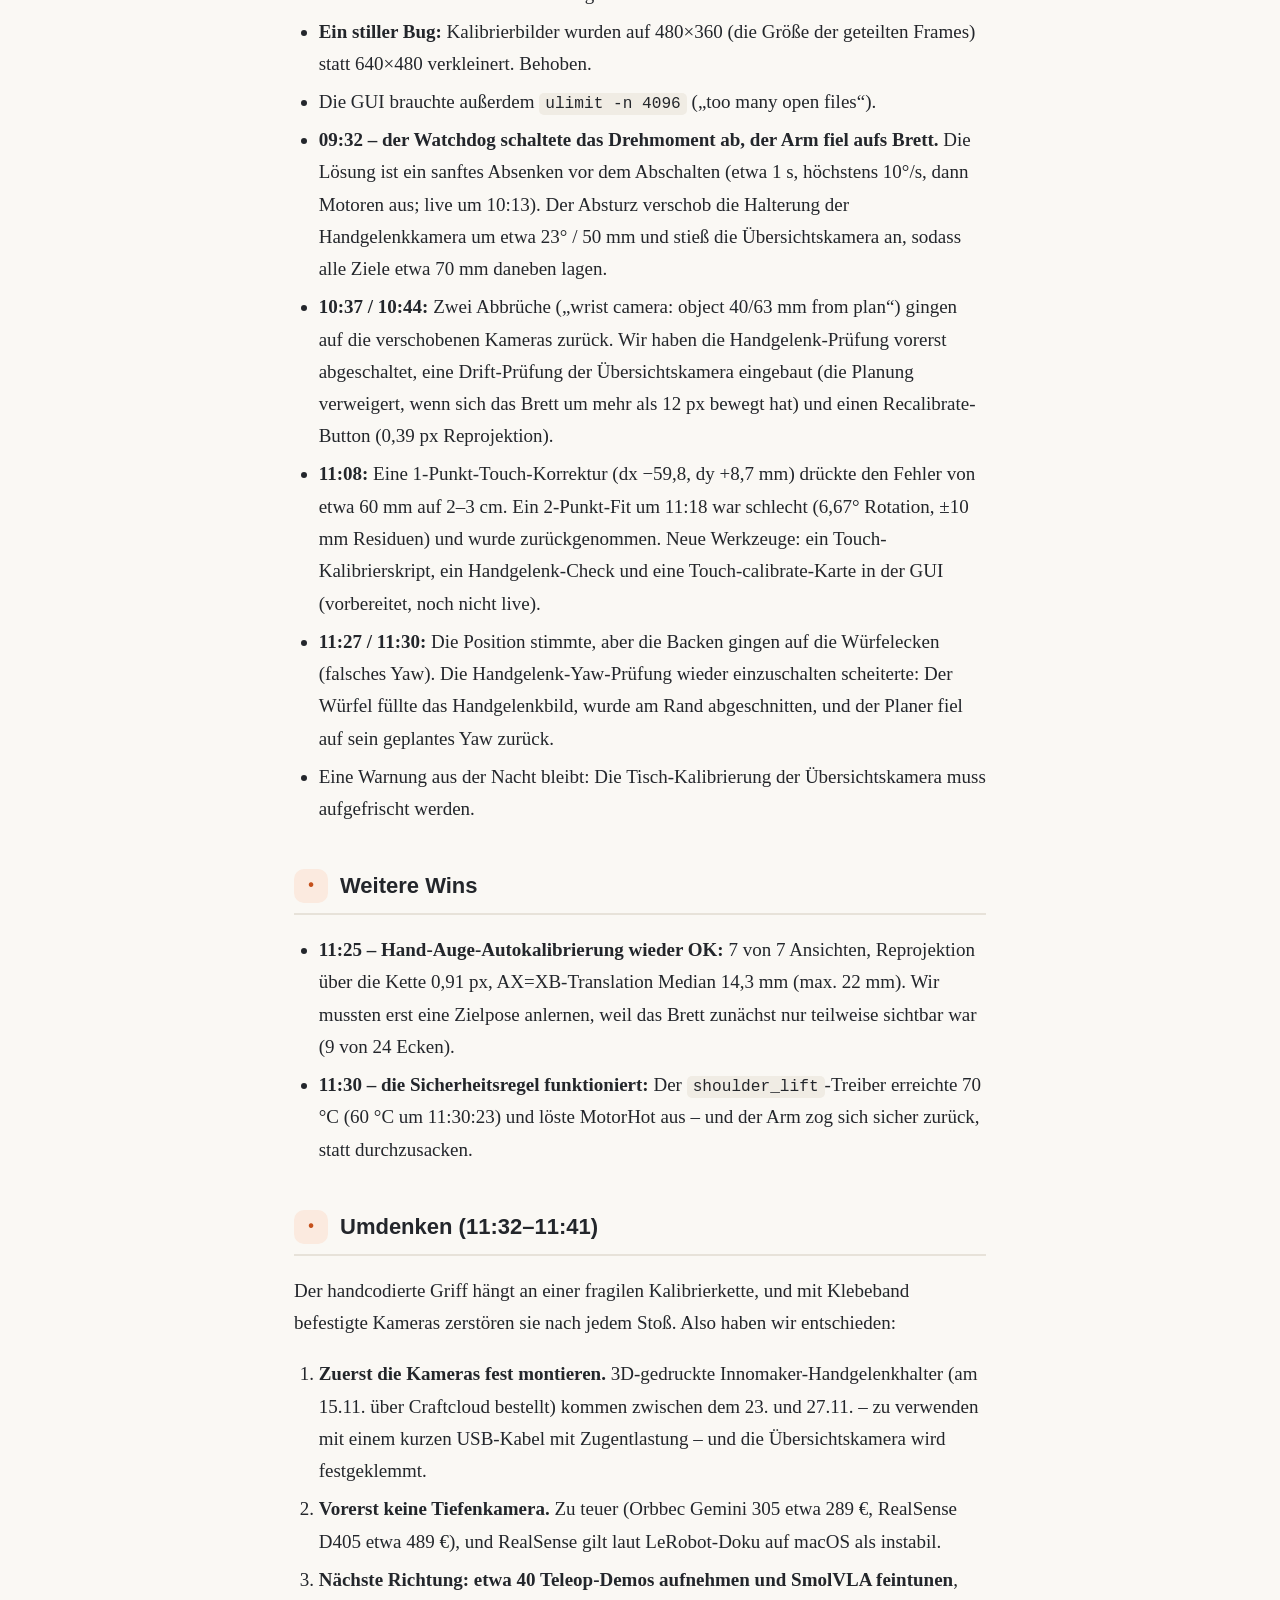
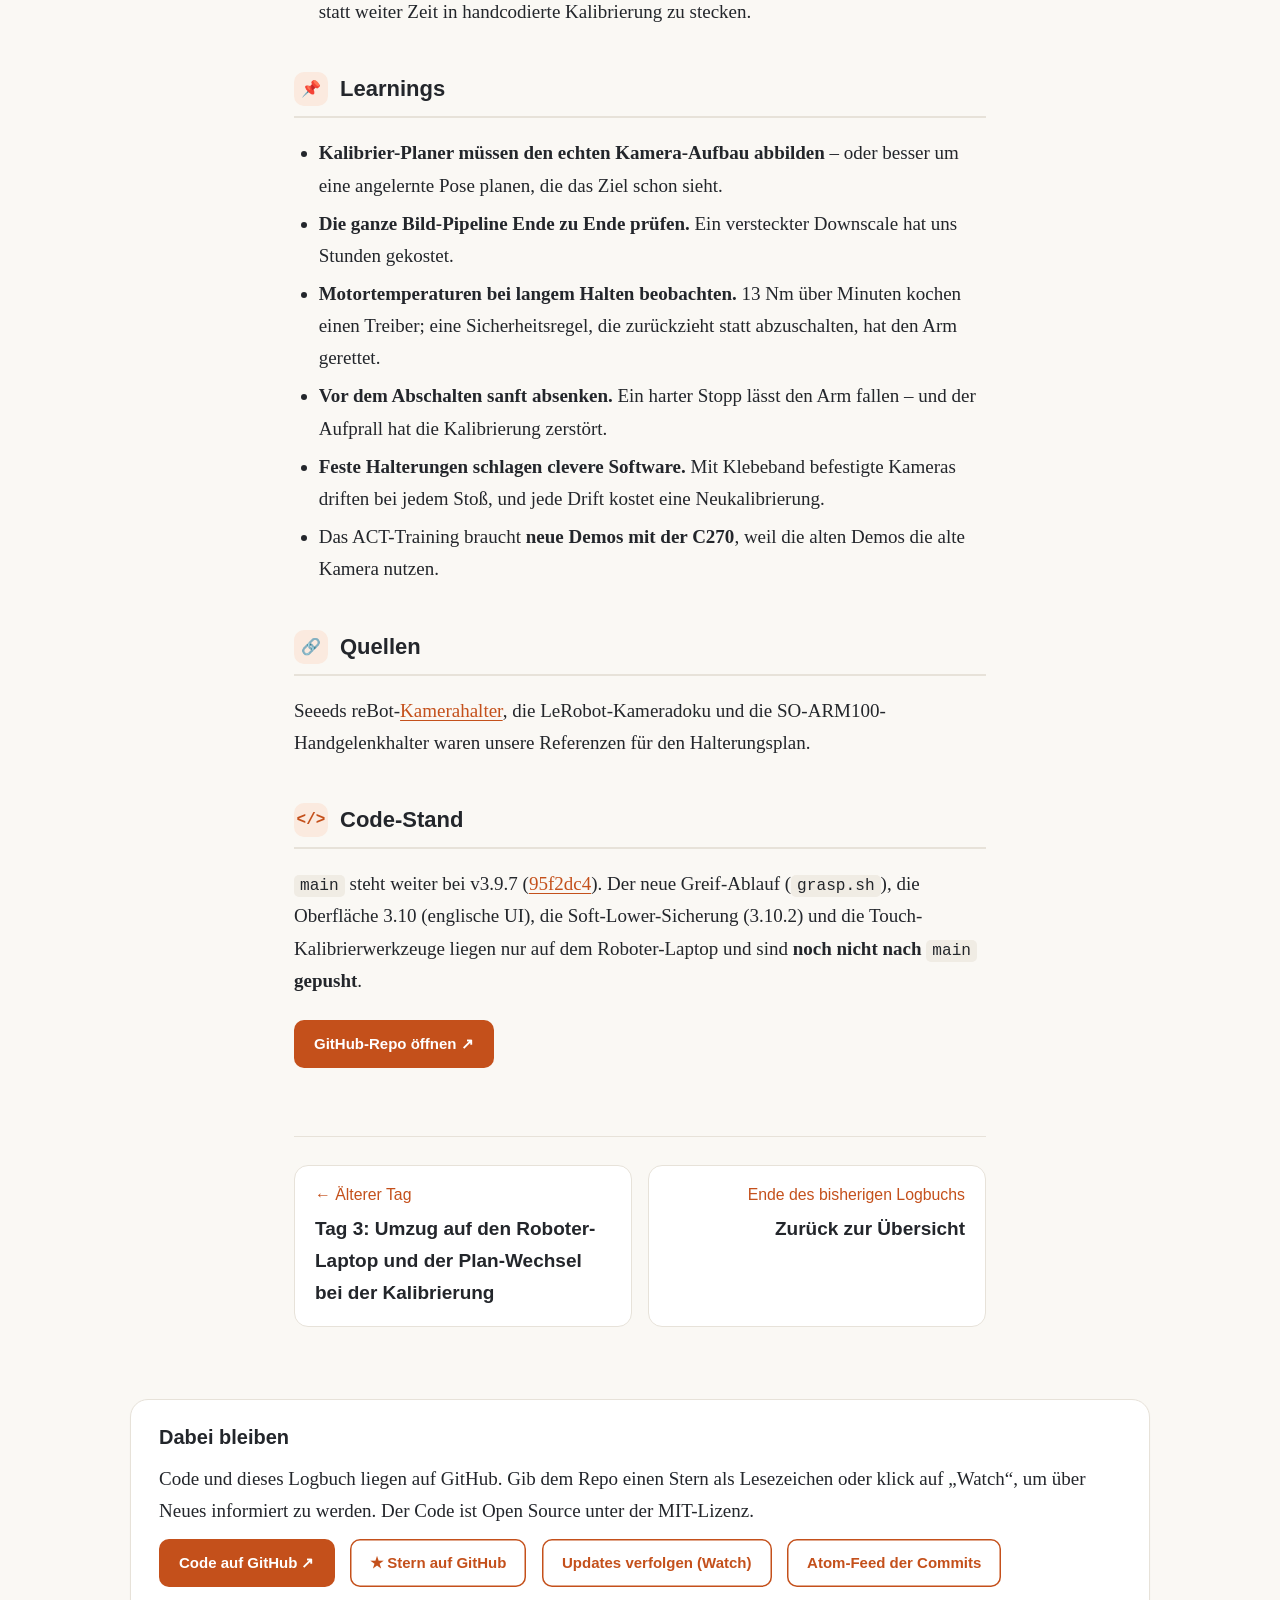
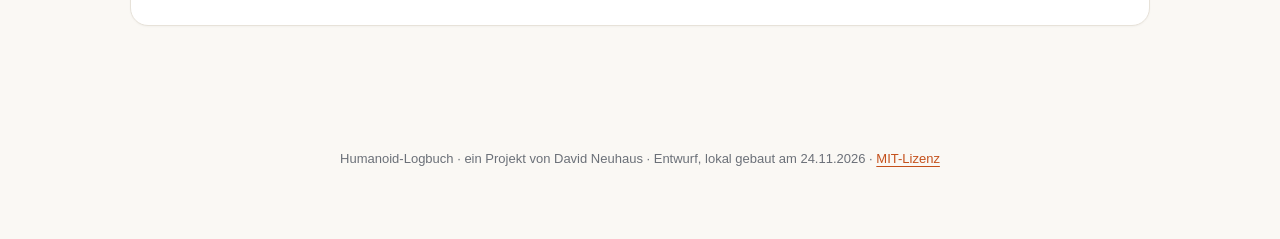
<file: site/de/tag/2026-11-22.html>
<!doctype html><html lang="de"><head><meta charset="utf-8"><meta name="viewport" content="width=device-width,initial-scale=1">
<title>Tag 4: Von der ersten guten Kalibrierung zum ersten echten Griff – Humanoid-Logbuch</title><meta name="description" content="Eine Nacht voller Abstürze und Kalibrierung, dann der erste echte Griff am Sonntagmorgen – ein Watchdog-Absturz, die Soft-Lower-Lösung und der Schwenk zu festen Kamerahaltern und SmolVLA."><link rel="stylesheet" href="../../assets/style.css"></head>
<body><header class="top"><a class="brand" href="../index.html"><span class="dot"></span>Humanoid-Logbuch</a><nav><a href="../index.html">Titelseite</a><a href="../index.html#kapitel" class=on>Kapitel</a><a href="../index.html#zeitleiste">Zeitleiste</a><a href="../about.html">Über das Projekt</a><span class="lang"><a href="../../tag/2026-11-22.html" hreflang="en" lang="en">EN</a><i>|</i><a href="../tag/2026-11-22.html" class=on hreflang="de" lang="de">DE</a></span></nav></header>
<main><article class="entry"><header class="entry-head"><p class="kicker">Tag 4 · Sonntag, 22. November 2026</p><h1>Von der ersten guten Kalibrierung zum ersten echten Griff</h1>
<p class="lede">Eine Nacht voller Abstürze und Kalibrierung, dann der erste echte Griff am Sonntagmorgen – ein Watchdog-Absturz, die Soft-Lower-Lösung und der Schwenk zu festen Kamerahaltern und SmolVLA.</p>
<p class="meta">⏱ 7 Min. Lesezeit · Arbeitszeit: etwa 6,75 h (Nacht ~2,75 h, Nachtbau ~0,6 h, Morgen ~3,5 h; ungefähr)</p>
</header>
<figure><img src="../../media/day4-cube-board.webp" alt="Der Arm über dem ChArUco-Brett mit der neuen Handgelenkkamera, dazu der blaue 51-mm-Würfel als erstes Greifziel." loading="lazy"><figcaption>Der Arm über dem ChArUco-Brett mit der neuen Handgelenkkamera, dazu der blaue 51-mm-Würfel als erstes Greifziel.</figcaption></figure>
<p>Eine Nachtsession direkt nach Tag 3: Der Arm stürzte immer wieder ab, also haben wir zuerst die Ursachen gesucht – und am Ende die Kalibrierung bekommen, der wir seit zwei Tagen hinterherlaufen. Alle Armbewegungen waren Davids eigene Läufe.</p>
<section class="sec sec-did"><h2><span class="ico">🛠</span>Was wir gemacht haben</h2><ul><li><strong>v3.9.6 – der Lauf um 00:23 stürzte bei Pose 7 ab.</strong> Diesmal kein Kabel: Der gemeinsame USB-2.0-Hub hing etwa eine Sekunde, beide Kameras und alle 7 Motor-Feeds froren gleichzeitig ein (8 GB RAM im Swap, GUI bei rund 200 % CPU). Unsere eigene Regel „Feedback 1 s eingefroren → Drehmoment aus“ schaltete dann die Motoren ab. Jetzt <strong>halten wir das Drehmoment und senden das letzte Ziel bis zu 3 s lang erneut</strong>, während wir weiter abfragen.</li><li><strong>v3.9.7 – der Lauf um 00:33 sackte durch.</strong> Der Treiber des Schulter-Lift-Motors erhitzte sich von 32 auf 78 °C beim Halten von etwa 13 Nm und meldete Fehler 0x12 (Überstrom + HALL); das Gelenk wurde schlaff. Jetzt schaltet jeder Motorfehler alle Motoren ab. Eine Temperaturüberwachung warnt bei 60 °C, pausiert ab 64 °C in der Startpose, bis es unter 52 °C ist, und stoppt weich bei 70 °C. Bei Kameraverlust wartet der Arm in der Startpose und versucht es erneut. Das Sync-Skript entfernt außerdem private IPs, Pfade und Inventarnummern vor dem Push. Code: <a href="https://github.com/davidneuhaus/rebot-B601-RS/commit/95f2dc4">Commit 95f2dc4</a>; weitere Änderungen kommen mit einer englischen Oberfläche in v3.9.8.</li><li><strong>Der Kamera-Tausch im Detail.</strong> Die Logitech C270 läuft mit etwa 30 fps bei 640×480; bei 1280×720 unkomprimiert schafft sie am gemeinsamen Hub nur 0–1,5 fps. Fester Fokus, scharf ab etwa 30 cm. Die Greiferbacke verdeckte den unteren Bildteil, bis David die Kamera nach oben kippte.</li></ul>
<figure><img src="../../media/day4-c270-wrist.webp" alt="Die C270-Sicht aufs Brett: scharf, aber der Brettrand füllt das Bild." loading="lazy"><figcaption>Die C270-Sicht aufs Brett: scharf, aber der Brettrand füllt das Bild.</figcaption></figure></section>
<section class="sec sec-mindset"><h2><span class="ico">💭</span>Denkweise</h2><p>Unser Kalibrier-Planer ging von der <strong>alten Innomaker-Geometrie</strong> aus (Kamera schaut entlang der Finger) und zielte mit den Fingern aufs Brett – die anders montierte C270 sah deshalb nur den Brettrand. Unsere Lehre: nicht von einem idealisierten Kamera-Aufbau planen, sondern <strong>von einer Pose ausgehen, die das Ziel schon sieht</strong>, und darum herum variieren.</p></section>
<section class="sec sec-wins"><h2><span class="ico">🏆</span>Wins</h2><ul><li><strong>02:48 – 13 von 20 Posen gut, übernommen.</strong> Intrinsics der Handgelenkkamera 0,463 px RMS, Reprojektion über die ganze Kette 1,56 px, Hand-Auge AX=XB Median 0,64° / 3,7 mm, Streuung der Brettpose 1,7 mm RMS, Offset Kamera–Greifer [2,9; −8,3; 26,3] mm. Die Übersichtskamera liegt bei 0,43 px.</li><li><strong>Der „Jitter“-Planer funktioniert:</strong> 20 kleine Gelenk-Offsets um eine angelernte Pose, die das Brett sieht, nach den ersten Fehlschlägen halbiert. David hat die Pose um 02:47 neu angelernt.</li></ul>
<figure><img src="../../media/day4-handeye-plan.webp" alt="Der Jitter-Plan im Roboter-Basiskoordinatensystem: Schwarz ist die angelernte Pose, die anderen Posen fächern sich darum auf." loading="lazy"><figcaption>Der Jitter-Plan im Roboter-Basiskoordinatensystem: Schwarz ist die angelernte Pose, die anderen Posen fächern sich darum auf.</figcaption></figure></section>
<section class="sec sec-x"><h2><span class="ico">•</span>Nachtbau und ein ruhiger Morgen (03:05–08:14)</h2><p>Nach 03:05 gab es keine Armbewegung. In etwa 35 Minuten (rund 0,6 h) baute der Humanoid-Project-Bot <code>grasp.sh "grasp blue cube"</code> – einen Farbflecken-Würfeldetektor, einen Planer und einen Ausführer – sowie die neue Teleop-Oberfläche 3.10 als eigene App. Beides lief in der Simulation durch. Dann ruhte das Projekt bis 08:14.</p>
<figure><img src="../../media/day4-blue-cube-overview.webp" alt="Der blaue Würfel auf dem Brett, gesehen von der Übersichtskamera." loading="lazy"><figcaption>Der blaue Würfel auf dem Brett, gesehen von der Übersichtskamera.</figcaption></figure></section>
<section class="sec sec-x"><h2><span class="ico">•</span>Morgen: der erste echte Griff (08:14–11:41, etwa 3,5 h)</h2><ul><li><strong>08:20:</strong> Der Trockenlauf (<code>--check</code>) fand den blauen 51-mm-Würfel (Konfidenz 0,63) und plante 17 Schritte in etwa 2 Minuten. Der simulierte Griff fuhr alle 17 Bewegungen in etwa 106 s.</li><li><strong>09:01 – erster echter Griff ERFOLGREICH!</strong> Der Greifer schloss sich bei 165,9° um den blauen Würfel, hielt ihn durch das Anheben, ließ ihn los und fuhr zurück in die Ruhelage. Schön war es nicht: Die Backen griffen über eine Kante (falsches Würfel-Yaw aus der Übersichtskamera, <code>wrist_roll</code> etwa 51°), die Bewegung ruckelte (Vollstopp an allen 17 Wegpunkten bei 1,5–6°/s), und das Greifer-Öffnen bleibt bei 226° hängen.</li><li><strong>09:07:</strong> Wir haben Korrekturen freigegeben: durchgehende Trajektorie, höhere Geschwindigkeiten und eine Yaw-Prüfung mit der Handgelenkkamera.</li></ul>
<figure><img src="../../media/day4-first-grasp-lift.webp" alt="Ein Greiflauf am Morgen: Der Greifer hebt den blauen Würfel vom Brett (Übersichtskamera, zugeschnitten)." loading="lazy"><figcaption>Ein Greiflauf am Morgen: Der Greifer hebt den blauen Würfel vom Brett (Übersichtskamera, zugeschnitten).</figcaption></figure></section>
<section class="sec sec-fails"><h2><span class="ico">💥</span>Fails</h2><ul><li><strong>Zwei Abstürze</strong> (siehe oben) – der erste durch einen USB-Hänger plus unsere übereifrige Sicherheitsregel, der zweite durch ein überhitztes Gelenk.</li><li><strong>Vier Kalibrierläufe (02:21–02:43)</strong> fanden zu wenige Brettecken. Ursachen: falsche Aufbau-Geometrie im Planer, die Greiferbacke verdeckte Bildteile, und kleine Bilder. Um 02:41 war nur 1 von 20 Posen gut.</li><li><strong>Ein stiller Bug:</strong> Kalibrierbilder wurden auf 480×360 (die Größe der geteilten Frames) statt 640×480 verkleinert. Behoben.</li><li>Die GUI brauchte außerdem <code>ulimit -n 4096</code> („too many open files“).</li><li><strong>09:32 – der Watchdog schaltete das Drehmoment ab, der Arm fiel aufs Brett.</strong> Die Lösung ist ein sanftes Absenken vor dem Abschalten (etwa 1 s, höchstens 10°/s, dann Motoren aus; live um 10:13). Der Absturz verschob die Halterung der Handgelenkkamera um etwa 23° / 50 mm und stieß die Übersichtskamera an, sodass alle Ziele etwa 70 mm daneben lagen.</li><li><strong>10:37 / 10:44:</strong> Zwei Abbrüche („wrist camera: object 40/63 mm from plan“) gingen auf die verschobenen Kameras zurück. Wir haben die Handgelenk-Prüfung vorerst abgeschaltet, eine Drift-Prüfung der Übersichtskamera eingebaut (die Planung verweigert, wenn sich das Brett um mehr als 12 px bewegt hat) und einen Recalibrate-Button (0,39 px Reprojektion).</li><li><strong>11:08:</strong> Eine 1-Punkt-Touch-Korrektur (dx −59,8, dy +8,7 mm) drückte den Fehler von etwa 60 mm auf 2–3 cm. Ein 2-Punkt-Fit um 11:18 war schlecht (6,67° Rotation, ±10 mm Residuen) und wurde zurückgenommen. Neue Werkzeuge: ein Touch-Kalibrierskript, ein Handgelenk-Check und eine Touch-calibrate-Karte in der GUI (vorbereitet, noch nicht live).</li><li><strong>11:27 / 11:30:</strong> Die Position stimmte, aber die Backen gingen auf die Würfelecken (falsches Yaw). Die Handgelenk-Yaw-Prüfung wieder einzuschalten scheiterte: Der Würfel füllte das Handgelenkbild, wurde am Rand abgeschnitten, und der Planer fiel auf sein geplantes Yaw zurück.</li><li>Eine Warnung aus der Nacht bleibt: Die Tisch-Kalibrierung der Übersichtskamera muss aufgefrischt werden.</li></ul></section>
<section class="sec sec-x"><h2><span class="ico">•</span>Weitere Wins</h2><ul><li><strong>11:25 – Hand-Auge-Autokalibrierung wieder OK:</strong> 7 von 7 Ansichten, Reprojektion über die Kette 0,91 px, AX=XB-Translation Median 14,3 mm (max. 22 mm). Wir mussten erst eine Zielpose anlernen, weil das Brett zunächst nur teilweise sichtbar war (9 von 24 Ecken).</li><li><strong>11:30 – die Sicherheitsregel funktioniert:</strong> Der <code>shoulder_lift</code>-Treiber erreichte 70 °C (60 °C um 11:30:23) und löste MotorHot aus – und der Arm zog sich sicher zurück, statt durchzusacken.</li></ul></section>
<section class="sec sec-x"><h2><span class="ico">•</span>Umdenken (11:32–11:41)</h2><p>Der handcodierte Griff hängt an einer fragilen Kalibrierkette, und mit Klebeband befestigte Kameras zerstören sie nach jedem Stoß. Also haben wir entschieden:</p>
<ol><li><strong>Zuerst die Kameras fest montieren.</strong> 3D-gedruckte Innomaker-Handgelenkhalter (am 15.11. über Craftcloud bestellt) kommen zwischen dem 23. und 27.11. – zu verwenden mit einem kurzen USB-Kabel mit Zugentlastung – und die Übersichtskamera wird festgeklemmt.</li><li><strong>Vorerst keine Tiefenkamera.</strong> Zu teuer (Orbbec Gemini 305 etwa 289 €, RealSense D405 etwa 489 €), und RealSense gilt laut LeRobot-Doku auf macOS als instabil.</li><li><strong>Nächste Richtung: etwa 40 Teleop-Demos aufnehmen und SmolVLA feintunen</strong>, statt weiter Zeit in handcodierte Kalibrierung zu stecken.</li></ol></section>
<section class="sec sec-learnings"><h2><span class="ico">📌</span>Learnings</h2><ul><li><strong>Kalibrier-Planer müssen den echten Kamera-Aufbau abbilden</strong> – oder besser um eine angelernte Pose planen, die das Ziel schon sieht.</li><li><strong>Die ganze Bild-Pipeline Ende zu Ende prüfen.</strong> Ein versteckter Downscale hat uns Stunden gekostet.</li><li><strong>Motortemperaturen bei langem Halten beobachten.</strong> 13 Nm über Minuten kochen einen Treiber; eine Sicherheitsregel, die zurückzieht statt abzuschalten, hat den Arm gerettet.</li><li><strong>Vor dem Abschalten sanft absenken.</strong> Ein harter Stopp lässt den Arm fallen – und der Aufprall hat die Kalibrierung zerstört.</li><li><strong>Feste Halterungen schlagen clevere Software.</strong> Mit Klebeband befestigte Kameras driften bei jedem Stoß, und jede Drift kostet eine Neukalibrierung.</li><li>Das ACT-Training braucht <strong>neue Demos mit der C270</strong>, weil die alten Demos die alte Kamera nutzen.</li></ul></section>
<section class="sec sec-sources"><h2><span class="ico">🔗</span>Quellen</h2><p>Seeeds reBot-<a href="https://github.com/Seeed-Projects/reBot-DevArm/blob/main/hardware/camera-mounts/README.md">Kamerahalter</a>, die LeRobot-Kameradoku und die SO-ARM100-Handgelenkhalter waren unsere Referenzen für den Halterungsplan.</p></section>
<section class="sec sec-code"><h2><span class="ico">&lt;/&gt;</span>Code-Stand</h2><p><code>main</code> steht weiter bei v3.9.7 (<a href="https://github.com/davidneuhaus/rebot-B601-RS/commit/95f2dc4">95f2dc4</a>). Der neue Greif-Ablauf (<code>grasp.sh</code>), die Oberfläche 3.10 (englische UI), die Soft-Lower-Sicherung (3.10.2) und die Touch-Kalibrierwerkzeuge liegen nur auf dem Roboter-Laptop und sind <strong>noch nicht nach <code>main</code> gepusht</strong>.</p><p class="code-links"><a class="btn" href="https://github.com/davidneuhaus/rebot-B601-RS">GitHub-Repo öffnen ↗</a></p></section>
<nav class="pager"><a class="prev" href="2026-11-21.html"><small>← Älterer Tag</small><span>Tag 3: Umzug auf den Roboter-Laptop und der Plan-Wechsel bei der Kalibrierung</span></a><a class="next end" href="../index.html#kapitel"><small>Ende des bisherigen Logbuchs</small><span>Zurück zur Übersicht</span></a></nav></article></main>
<section class="wrap follow"><div class="card"><h2>Dabei bleiben</h2><p>Code und dieses Logbuch liegen auf GitHub. Gib dem Repo einen Stern als Lesezeichen oder klick auf „Watch“, um über Neues informiert zu werden. Der Code ist Open Source unter der MIT-Lizenz.</p><p class="code-links"><a class="btn" href="https://github.com/davidneuhaus/rebot-B601-RS">Code auf GitHub ↗</a> <a class="btn ghost" href="https://github.com/davidneuhaus/rebot-B601-RS/stargazers">★ Stern auf GitHub</a> <a class="btn ghost" href="https://github.com/davidneuhaus/rebot-B601-RS/subscription">Updates verfolgen (Watch)</a> <a class="btn ghost" href="https://github.com/davidneuhaus/rebot-B601-RS/commits/main.atom">Atom-Feed der Commits</a></p></div></section>
<footer><p>Humanoid-Logbuch · ein Projekt von David Neuhaus · Entwurf, lokal gebaut am 24.11.2026 · <a href="https://github.com/davidneuhaus/rebot-B601-RS/blob/main/LICENSE">MIT-Lizenz</a></p></footer>
<script src="../../assets/app.js"></script></body></html>
</file>
<file: site/assets/style.css>
:root{--bg:#faf8f4;--paper:#fff;--ink:#23262b;--mute:#6b7078;--line:#e7e2d9;--accent:#c4501b;--accent2:#fbeadf;--serif:Charter,"Bitstream Charter","Sitka Text",Cambria,"Iowan Old Style",Georgia,serif;--sans:-apple-system,BlinkMacSystemFont,"Segoe UI",Inter,Roboto,"Helvetica Neue",Arial,sans-serif;--mono:ui-monospace,SFMono-Regular,Menlo,Consolas,monospace}
*{box-sizing:border-box}html{scroll-behavior:smooth}
body{margin:0;background:var(--bg);color:var(--ink);font:19px/1.7 var(--serif);-webkit-font-smoothing:antialiased}
a{color:var(--accent);text-underline-offset:3px}
h1,h2,h3,.kicker,nav,.btn,small,.meta{font-family:var(--sans)}
.top{position:sticky;top:0;z-index:5;display:flex;justify-content:space-between;align-items:center;gap:16px;flex-wrap:wrap;padding:14px clamp(16px,4vw,48px);background:rgba(250,248,244,.9);backdrop-filter:blur(8px);border-bottom:1px solid var(--line)}
.brand{font:700 17px var(--sans);color:var(--ink);text-decoration:none;display:flex;align-items:center;gap:10px}
.dot{width:12px;height:12px;border-radius:50%;background:var(--accent);box-shadow:0 0 0 4px var(--accent2)}
.top nav{display:flex;gap:4px;flex-wrap:wrap}.top nav a{font-size:14px;color:var(--mute);text-decoration:none;padding:6px 12px;border-radius:99px}
.top nav a:hover,.top nav a.on{background:var(--accent2);color:var(--accent)}
.kicker{font-size:13px;letter-spacing:.12em;text-transform:uppercase;color:var(--accent);font-weight:600;margin:0 0 10px}
.lede{font-size:1.18em;color:#3a3e45;line-height:1.55}
.btn{display:inline-block;background:var(--accent);color:#fff;text-decoration:none;font-weight:600;font-size:15px;padding:11px 20px;border-radius:10px;margin:4px 6px 4px 0;transition:transform .15s}
.btn:hover{transform:translateY(-1px)}.btn.ghost{background:transparent;color:var(--accent);box-shadow:inset 0 0 0 1.5px var(--accent)}
.cover{max-width:1100px;margin:0 auto;padding:clamp(40px,8vw,96px) clamp(16px,4vw,40px) 40px;display:grid;grid-template-columns:1.3fr 1fr;gap:48px;align-items:center}
.cover h1{font-size:clamp(42px,7vw,76px);line-height:1.02;margin:0 0 20px;letter-spacing:-.03em}
.cover-art{color:var(--accent);background:var(--accent2);border-radius:28px;aspect-ratio:1;display:grid;place-items:center;padding:12%}.cover-art svg{width:100%}
.cover-img img{width:100%;border-radius:28px;display:block}
.wrap{max-width:1100px;margin:0 auto;padding:0 clamp(16px,4vw,40px) 40px}.narrow{max-width:740px}
.grid2{display:grid;grid-template-columns:1fr 1fr;gap:24px}
.card{background:var(--paper);border:1px solid var(--line);border-radius:18px;padding:26px 28px;box-shadow:0 1px 2px rgba(0,0,0,.03)}
.card h2{font:700 20px var(--sans);margin:0 0 14px;display:flex;justify-content:space-between}.card h2 small{color:var(--accent)}
.facts{list-style:none;margin:0;padding:0}.facts li{display:flex;justify-content:space-between;gap:16px;padding:9px 0;border-bottom:1px dashed var(--line);font:15px var(--sans)}.facts li:last-child{border:0}.facts span{color:var(--mute)}
.bar{height:8px;background:var(--line);border-radius:9px;overflow:hidden}.bar i{display:block;height:100%;background:var(--accent)}
.ms{list-style:none;padding:0;margin:16px 0 0;font:15px var(--sans)}.ms li{display:flex;gap:10px;align-items:center;padding:5px 0;color:var(--mute)}.ms li.done{color:var(--ink)}
.chk{width:20px;height:20px;border-radius:50%;border:1.5px solid var(--line);display:grid;place-items:center;font-size:12px;color:#fff;flex:none}.done .chk{background:var(--accent);border-color:var(--accent)}
.sh{font:700 28px var(--sans);letter-spacing:-.01em;margin:56px 0 18px}
.timeline{display:flex;gap:0;overflow-x:auto;padding:12px 0 20px;position:relative}
.node{flex:1 0 110px;text-align:center;text-decoration:none;color:var(--ink);position:relative;font-family:var(--sans)}
.node:before{content:"";position:absolute;top:19px;left:0;right:0;height:2px;background:var(--line)}
.node .d{display:block;width:14px;height:14px;border-radius:50%;background:var(--accent);margin:13px auto 10px;position:relative;box-shadow:0 0 0 5px var(--accent2)}
.node b{display:block;font-size:15px}.node small{color:var(--mute)}
.chapters{list-style:none;padding:0;margin:0;display:grid;gap:14px}
.chapters a{display:flex;gap:22px;align-items:flex-start;background:var(--paper);border:1px solid var(--line);border-radius:16px;padding:20px 24px;text-decoration:none;color:var(--ink);transition:.15s}
.chapters a:hover{border-color:var(--accent);transform:translateX(3px)}
.no{font:700 14px var(--sans);color:var(--accent);background:var(--accent2);padding:5px 12px;border-radius:99px;white-space:nowrap;margin-top:3px}
.ct{display:block}.ct strong{font:700 20px var(--sans)}.ct small{display:block;color:var(--mute);margin:2px 0 6px}.sum{display:block;color:#454a52;font-size:16px;line-height:1.5}
.tag{font:600 11px var(--sans);text-transform:uppercase;letter-spacing:.08em;background:#fff3c4;color:#8a6a00;padding:2px 8px;border-radius:6px;margin-left:10px;font-style:normal;vertical-align:middle}
.entry{max-width:740px;margin:0 auto;padding:clamp(32px,6vw,72px) clamp(16px,4vw,24px) 40px}
.entry-head h1{font-size:clamp(32px,5vw,48px);line-height:1.1;letter-spacing:-.02em;margin:0 0 14px}
.meta{color:var(--mute);font-size:14px}
.ph-banner{background:#fff3c4;border:1px solid #ecd98a;color:#6e5500;border-radius:12px;padding:12px 16px;font:14px var(--sans);margin:16px 0}
.sec{margin-top:44px}.sec h2{font:700 22px var(--sans);display:flex;align-items:center;gap:12px;margin:0 0 12px;padding-bottom:10px;border-bottom:2px solid var(--line)}
.ico{display:grid;place-items:center;width:34px;height:34px;border-radius:10px;background:var(--accent2);font-size:16px;font-family:var(--mono);color:var(--accent)}
.sec-wins h2{border-color:#bfe3c8}.sec-wins .ico{background:#e2f4e7}.sec-fails h2{border-color:#f2c4c0}.sec-fails .ico{background:#fbe5e3}
.sec ul,.sec ol{padding-left:1.3em}.sec li{margin:.3em 0}
blockquote{margin:1.2em 0;padding:.2em 1.2em;border-left:4px solid var(--accent);background:var(--accent2);border-radius:0 12px 12px 0}
code{font:.85em var(--mono);background:#f0ece4;padding:2px 6px;border-radius:5px}
figure{margin:1.8em -60px;text-align:center}figure img,figure video{width:100%;display:block;border-radius:14px;background:#eee;box-shadow:0 8px 28px rgba(0,0,0,.1)}
figcaption{font:italic 14px/1.4 var(--sans);color:var(--mute);margin-top:10px;padding:0 60px}
.pager{display:grid;grid-template-columns:1fr 1fr;gap:16px;margin-top:64px;border-top:1px solid var(--line);padding-top:28px}
.pager a{display:block;background:var(--paper);border:1px solid var(--line);border-radius:14px;padding:16px 20px;text-decoration:none;color:var(--ink);font-family:var(--sans)}
.pager a:hover{border-color:var(--accent)}.pager small{display:block;color:var(--accent);margin-bottom:4px}.pager .next{text-align:right}.pager span{font-weight:600}
footer{text-align:center;color:var(--mute);font:13px var(--sans);padding:40px 16px 60px}
@media(max-width:860px){.cover,.grid2{grid-template-columns:1fr}.cover-art{max-width:260px}figure{margin-left:0;margin-right:0}figcaption{padding:0}.chapters a{flex-direction:column;gap:10px}body{font-size:18px}}
.cover-img img{aspect-ratio:1;object-fit:cover;box-shadow:0 14px 40px rgba(0,0,0,.15)}
.code-note{background:#f3f0e9;border-radius:12px;padding:12px 16px;font:15px var(--sans);color:var(--mute)}
.code-note span{display:inline-block;font:600 11px var(--sans);text-transform:uppercase;letter-spacing:.08em;background:var(--line);color:var(--ink);padding:2px 8px;border-radius:6px;margin-right:8px}
.soon{margin:1.6em 0;padding:18px;border:1.5px dashed var(--line);border-radius:14px;text-align:center;font:italic 14px var(--sans);color:var(--mute);background:rgba(255,255,255,.5)}
.soon:before{content:"▶ ";color:var(--accent);font-style:normal}
figure.small{max-width:380px;margin-left:auto;margin-right:auto}
.lang{display:inline-flex;align-items:center;gap:2px;margin-left:10px;font:600 12px var(--sans);border:1px solid var(--line);border-radius:99px;padding:2px 4px}.lang i{color:var(--line);font-style:normal}
.top nav .lang a{padding:3px 8px;font-size:12px}
.follow{margin:2rem auto}.follow .card p{margin:.5rem 0}.follow .code-links{display:flex;flex-wrap:wrap;gap:.6rem}
</file>
